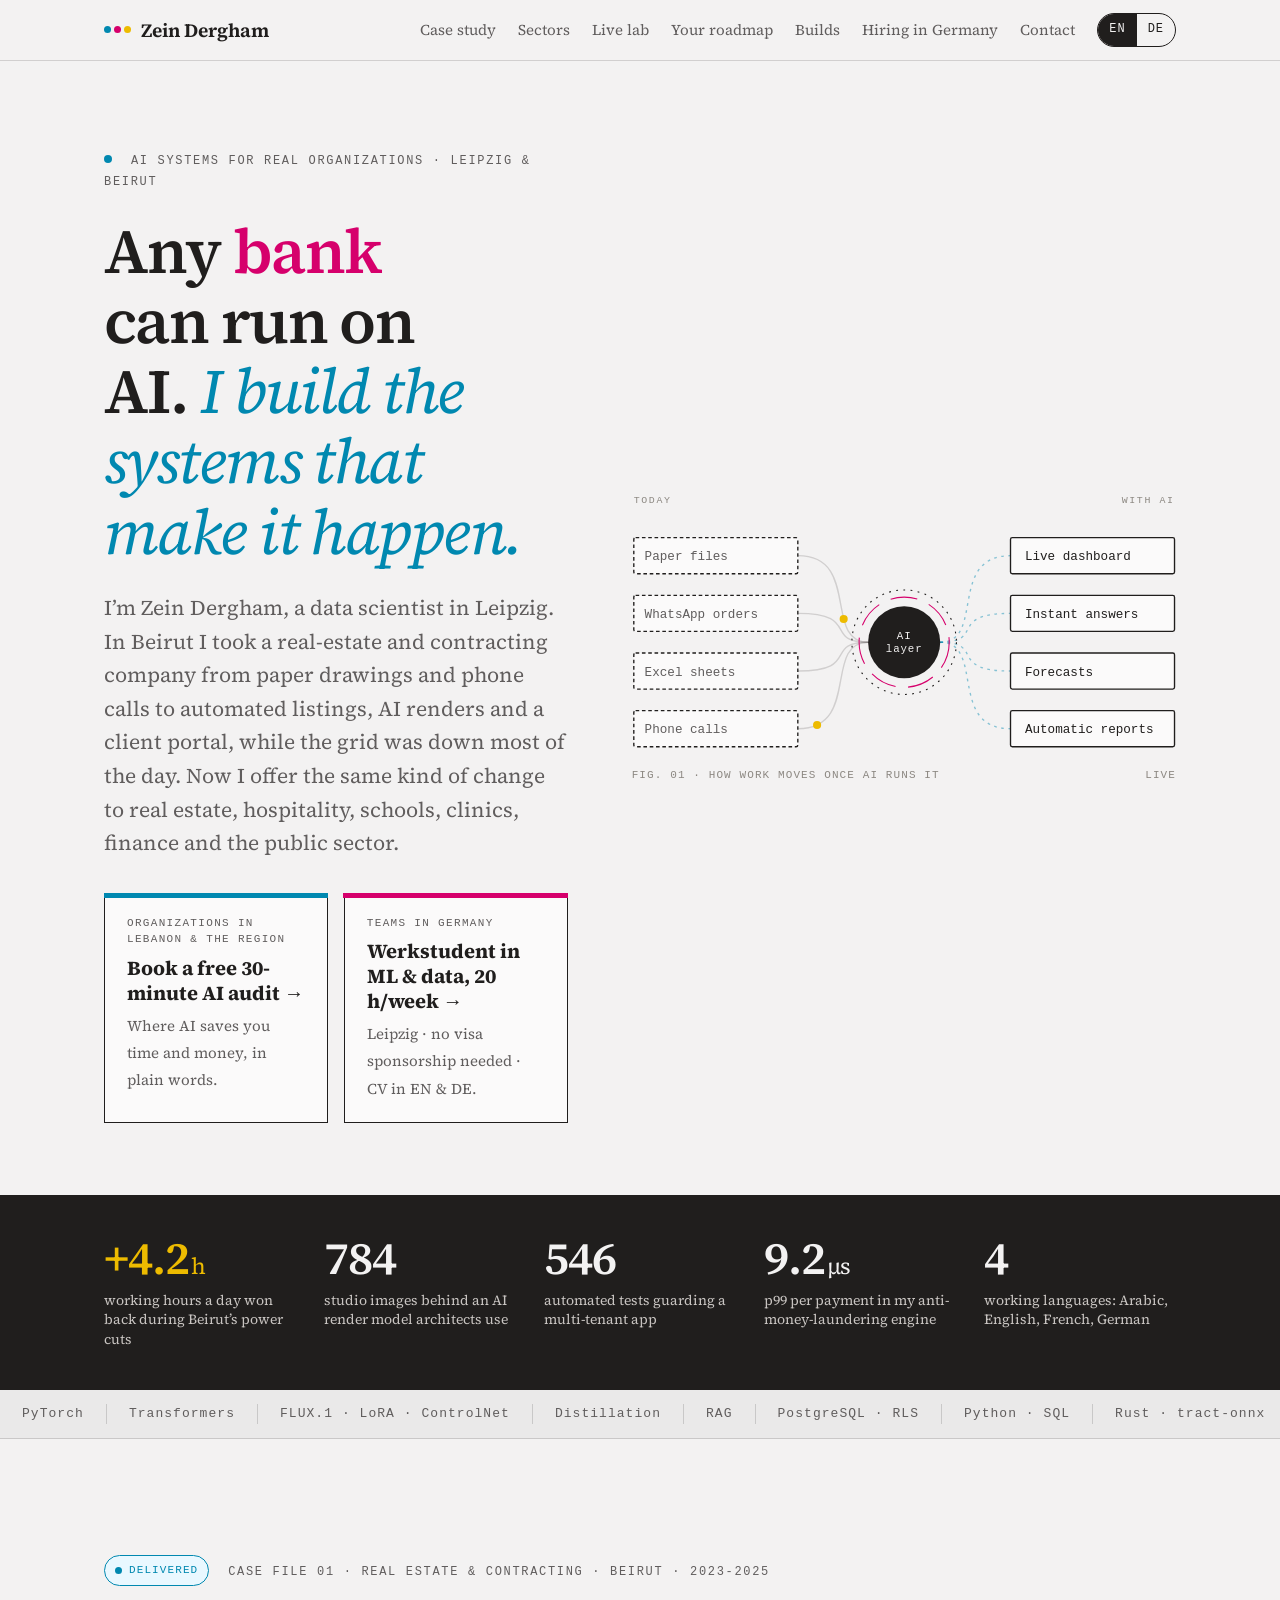
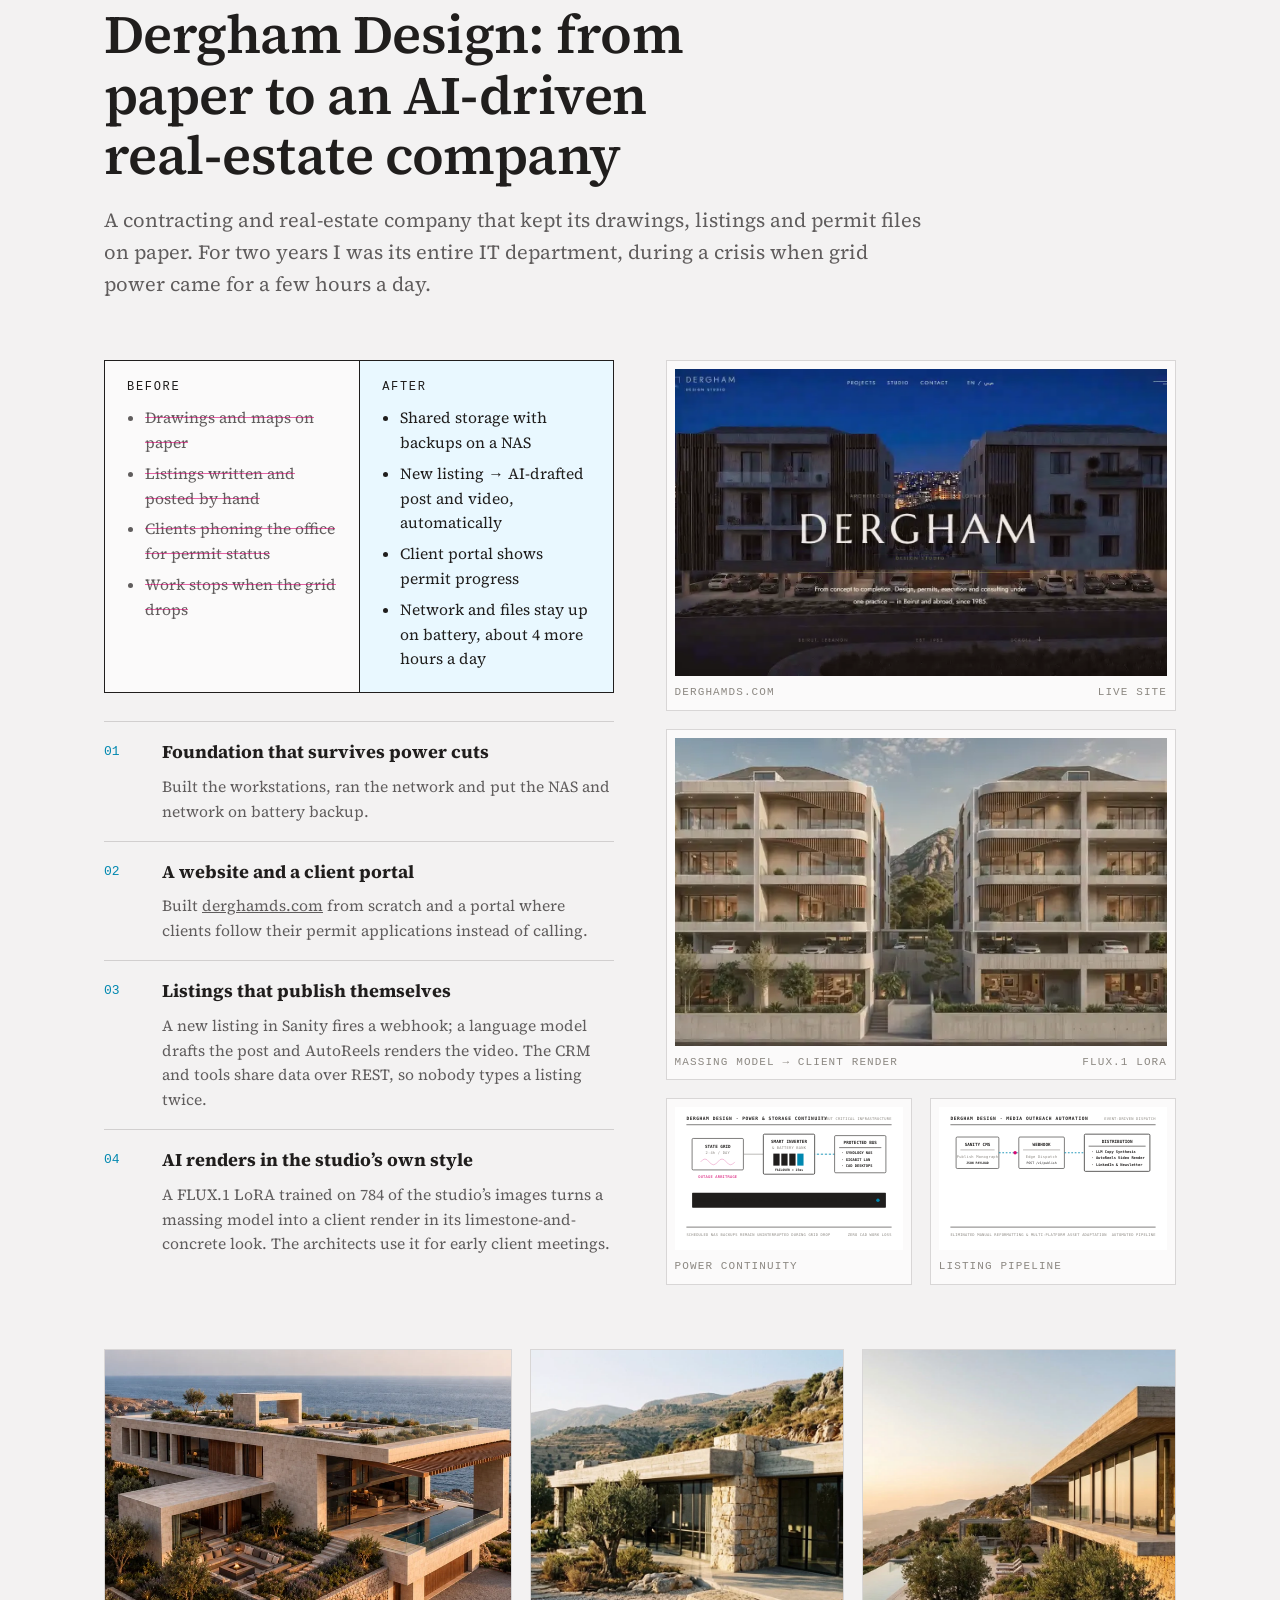
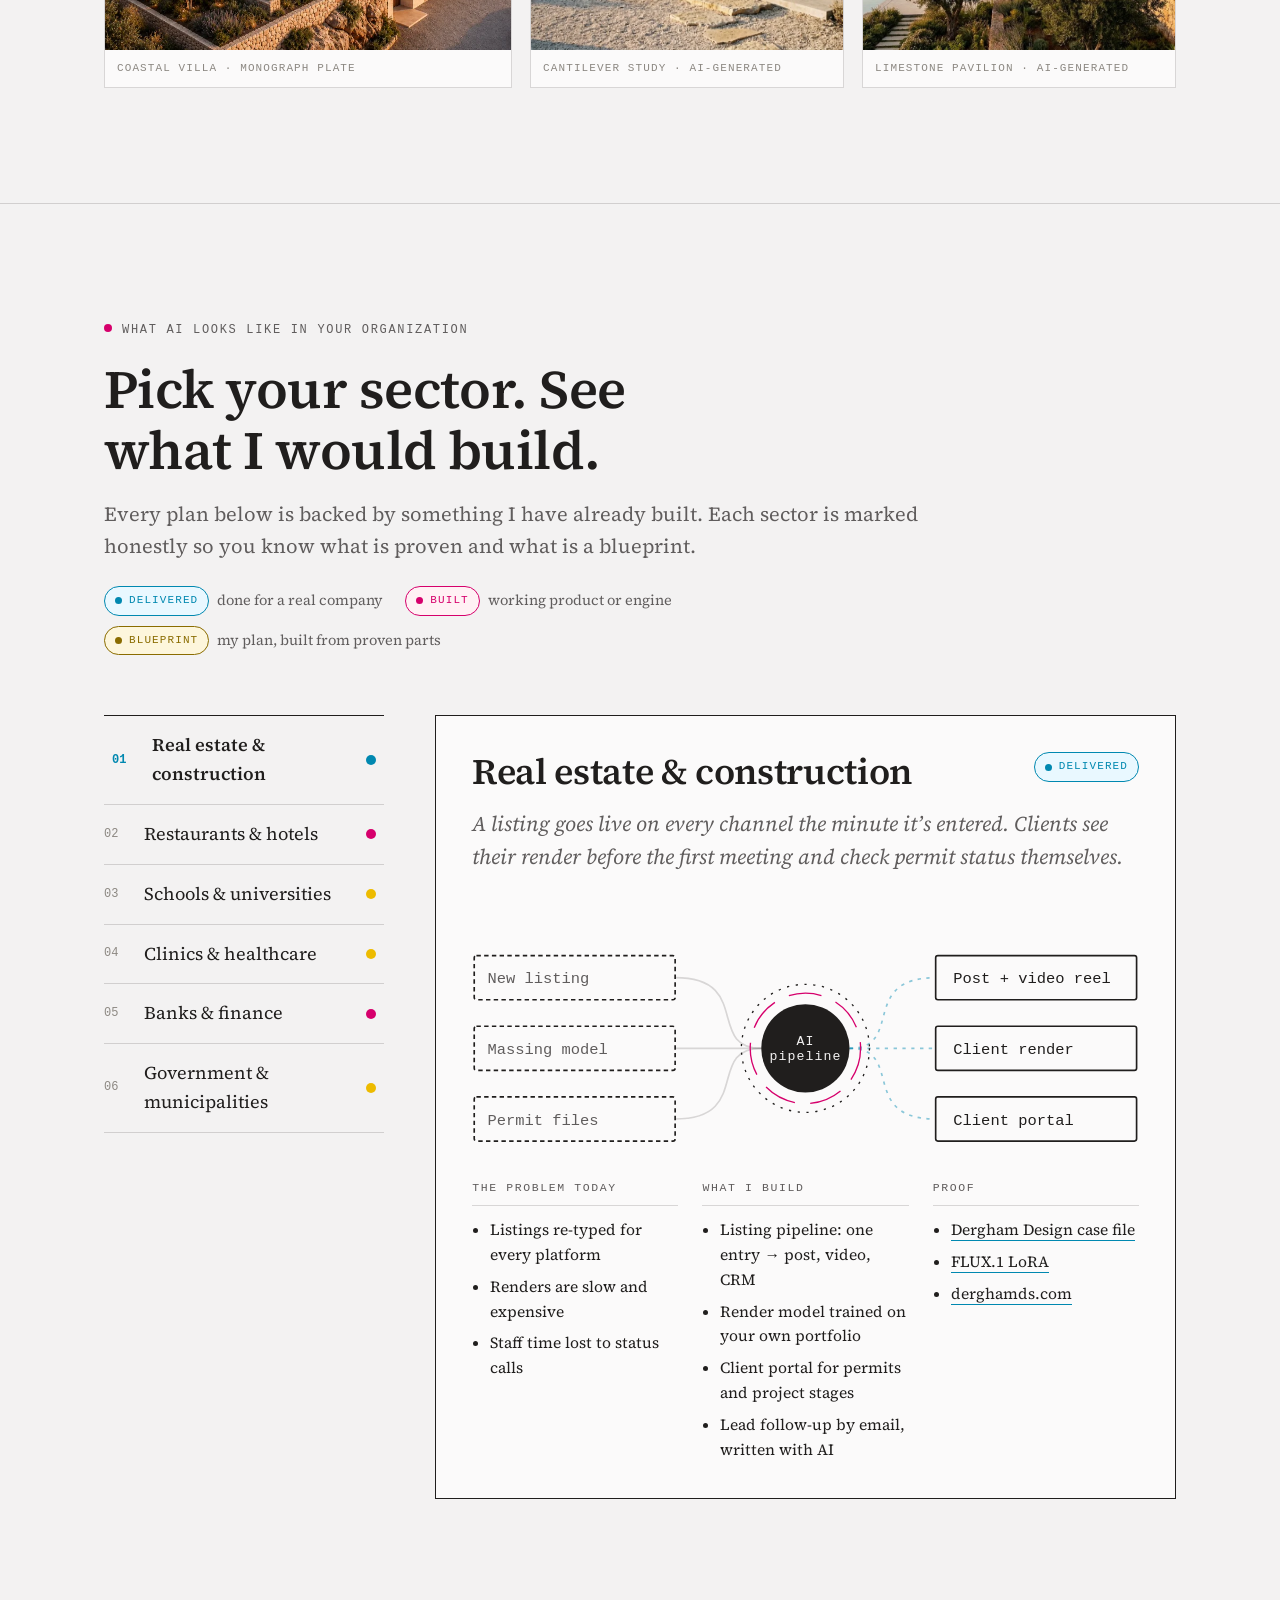
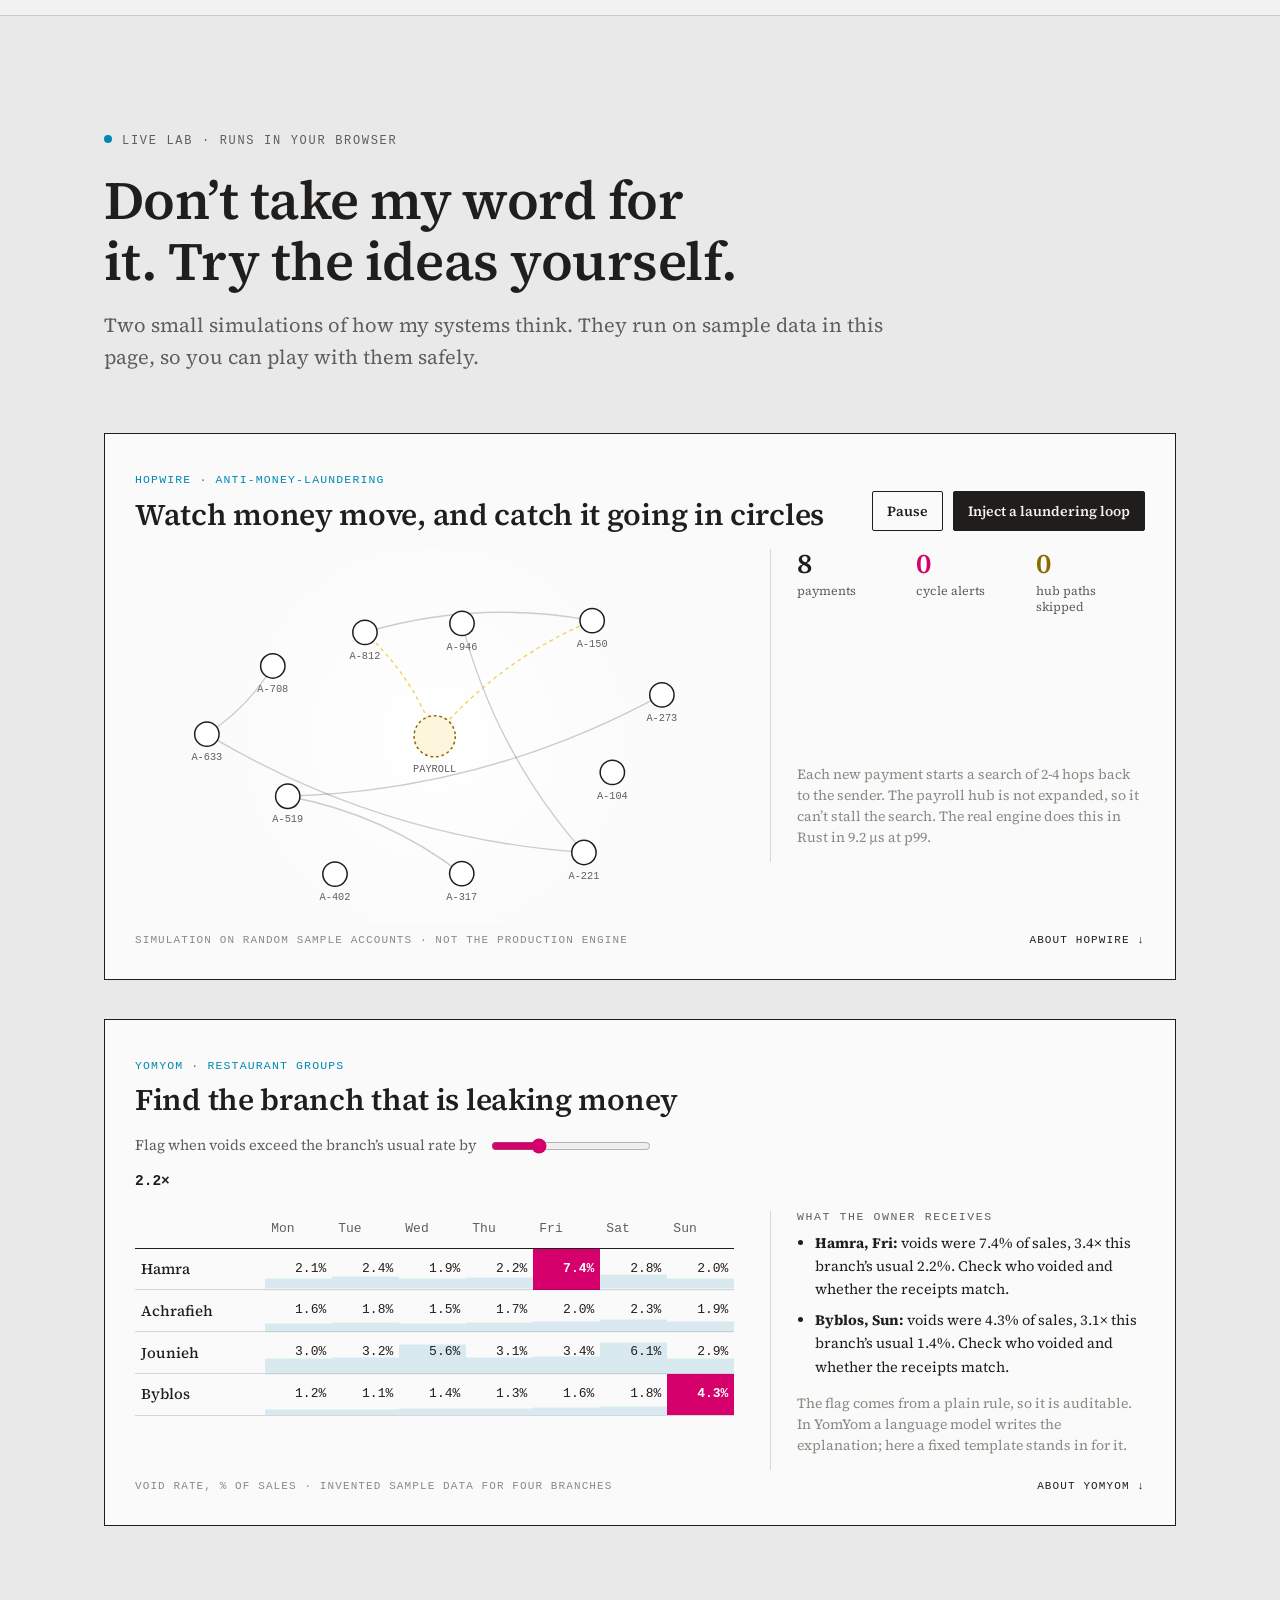
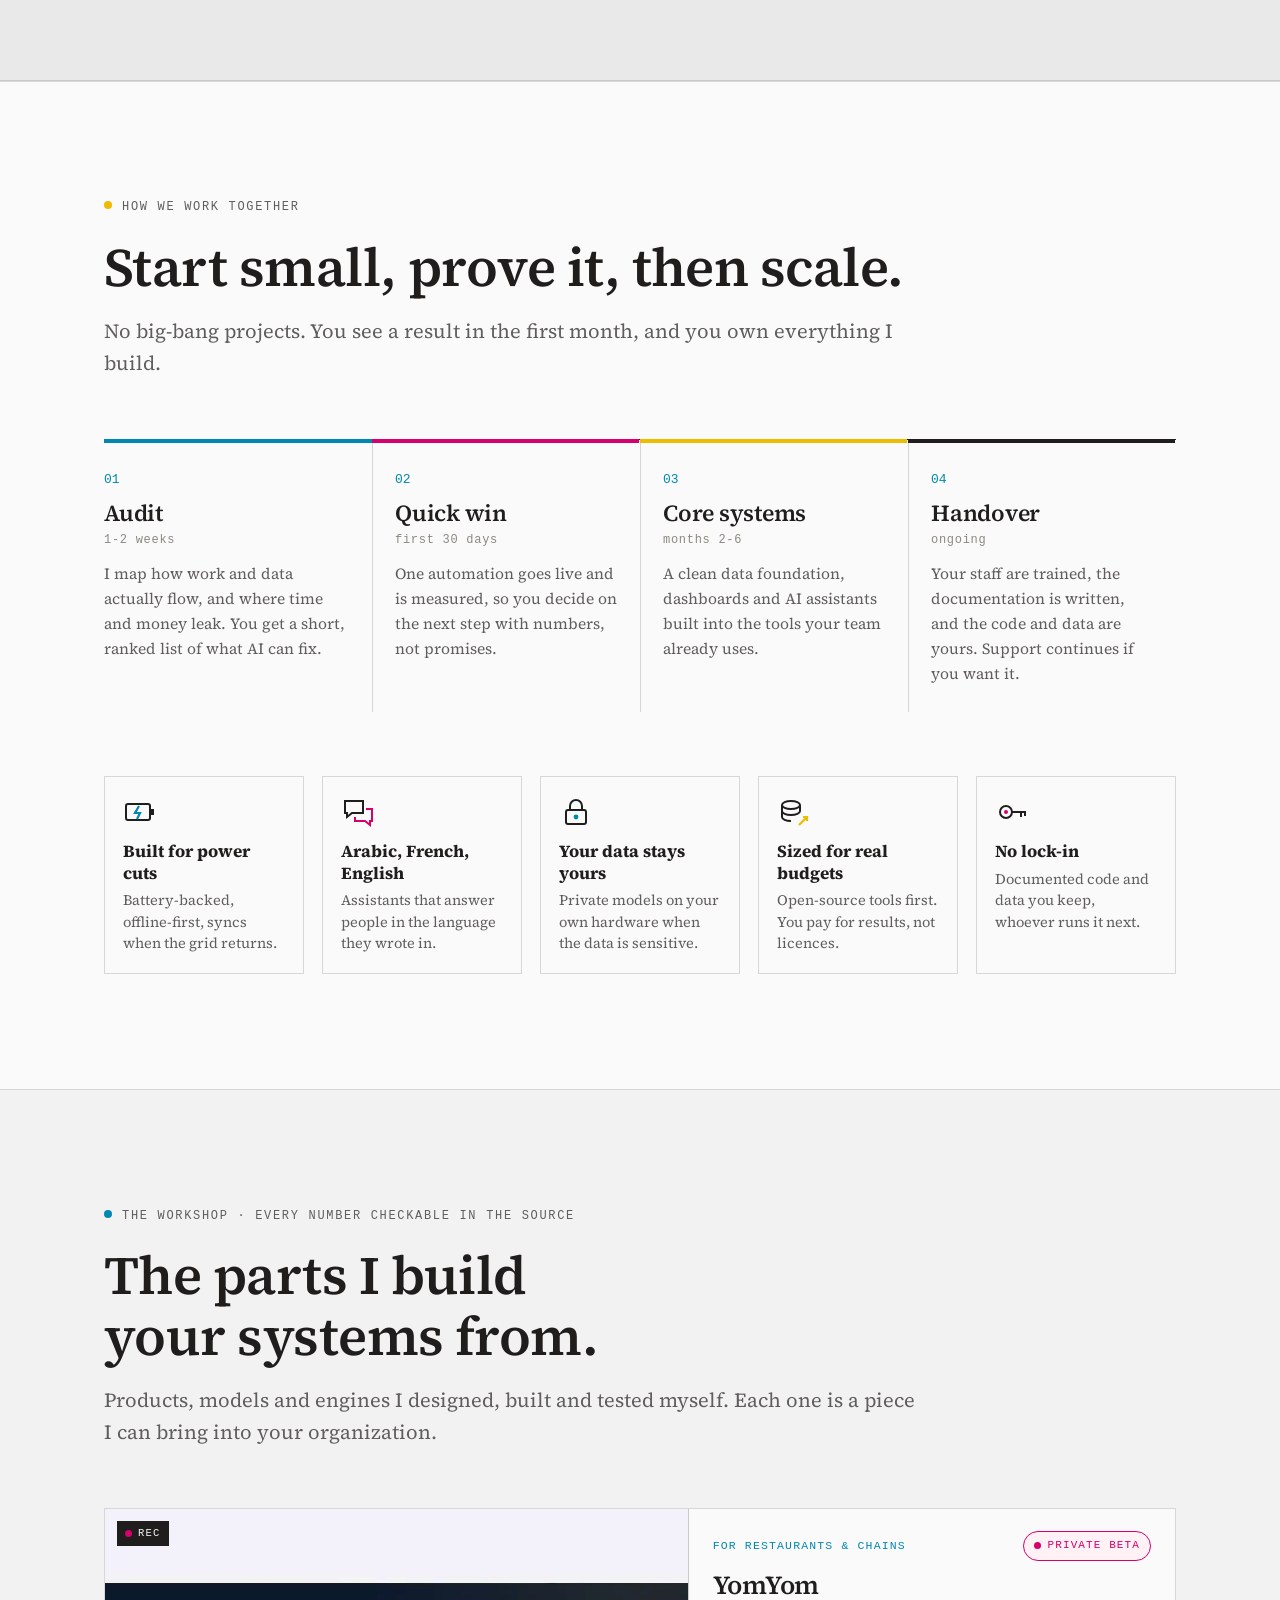
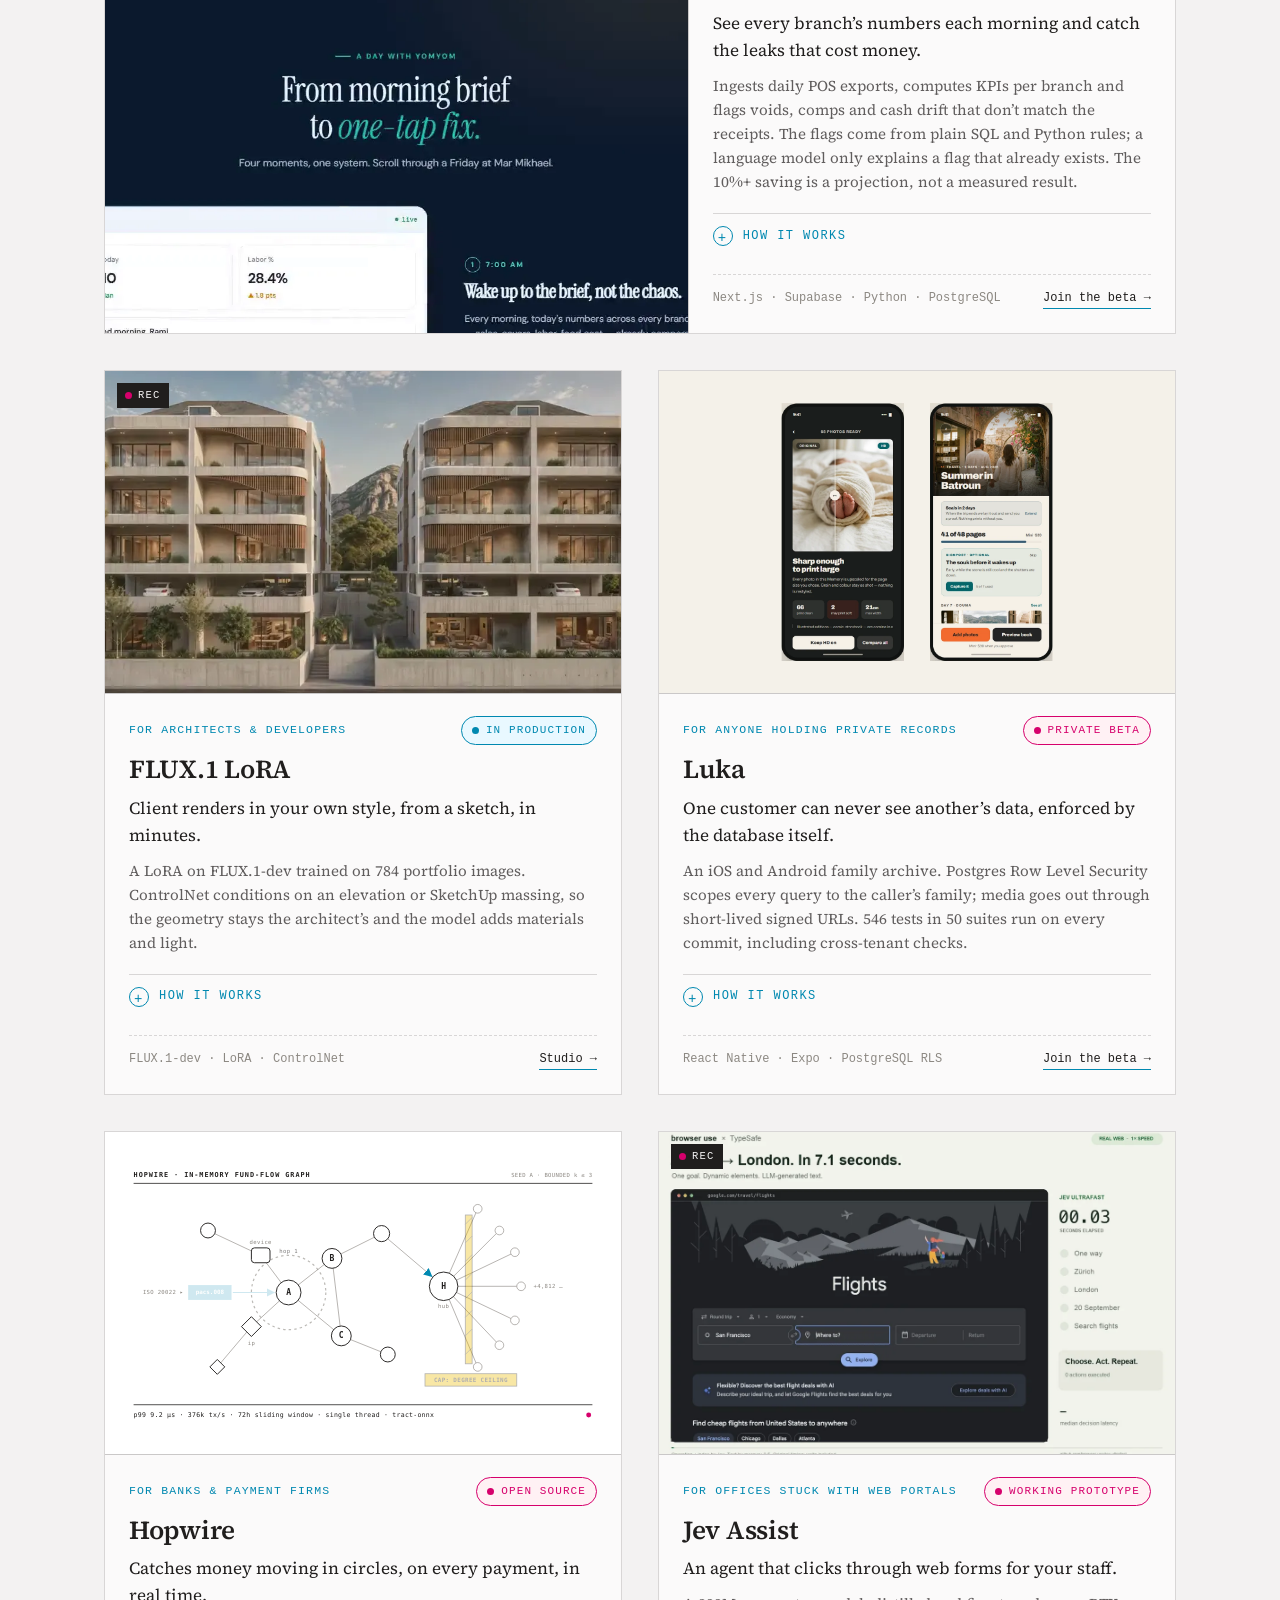
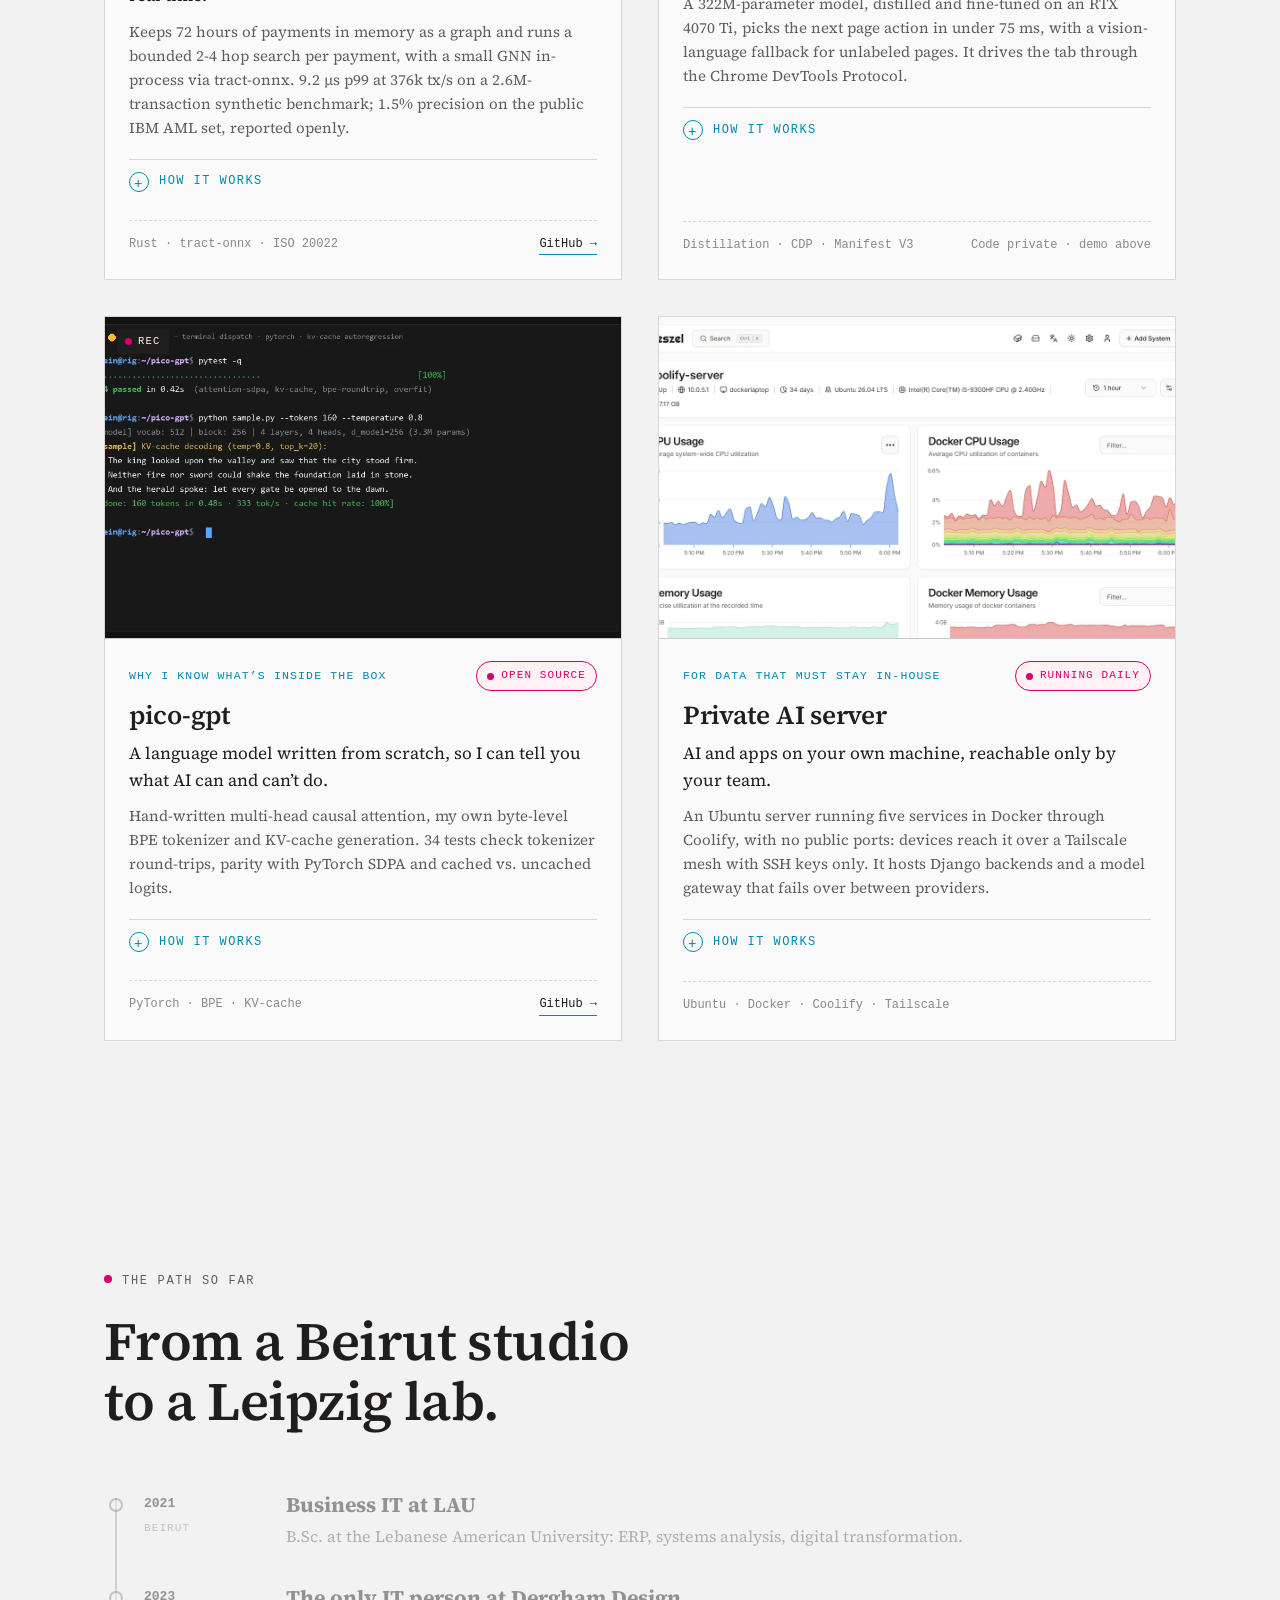
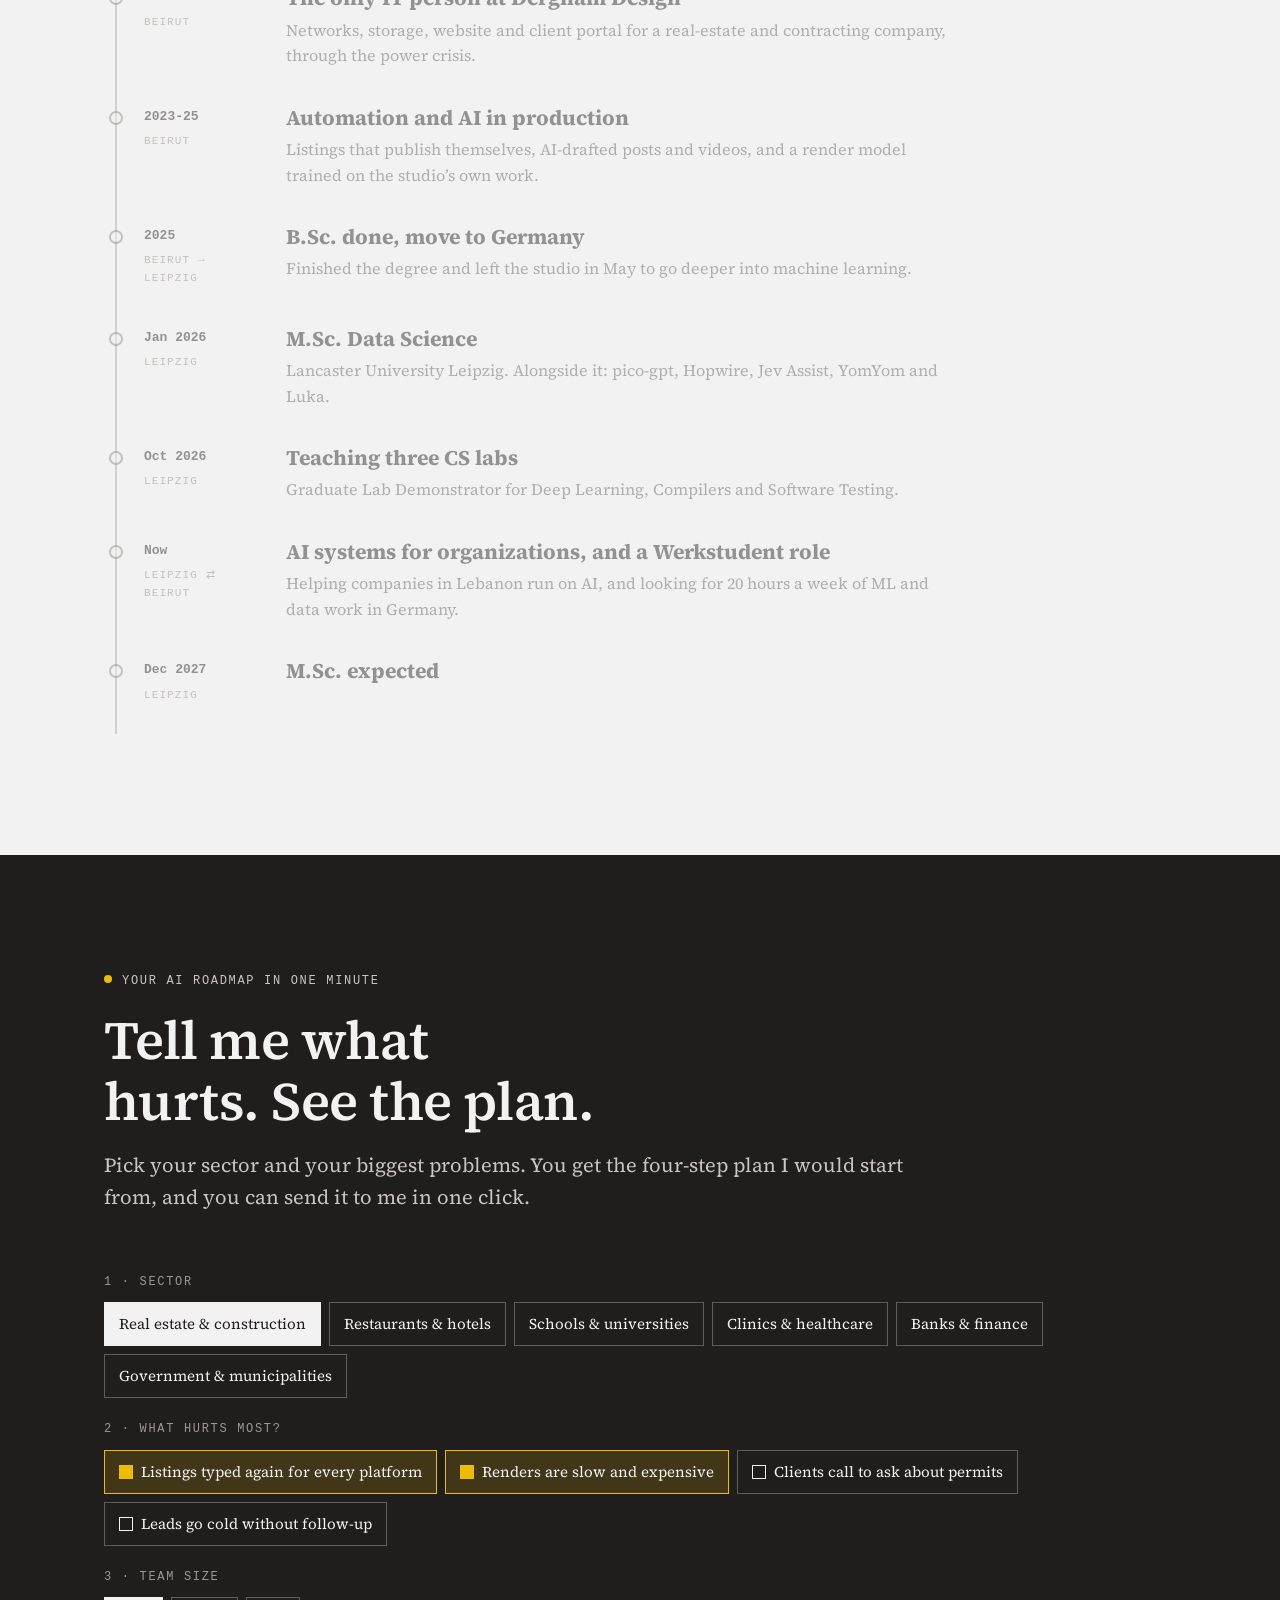
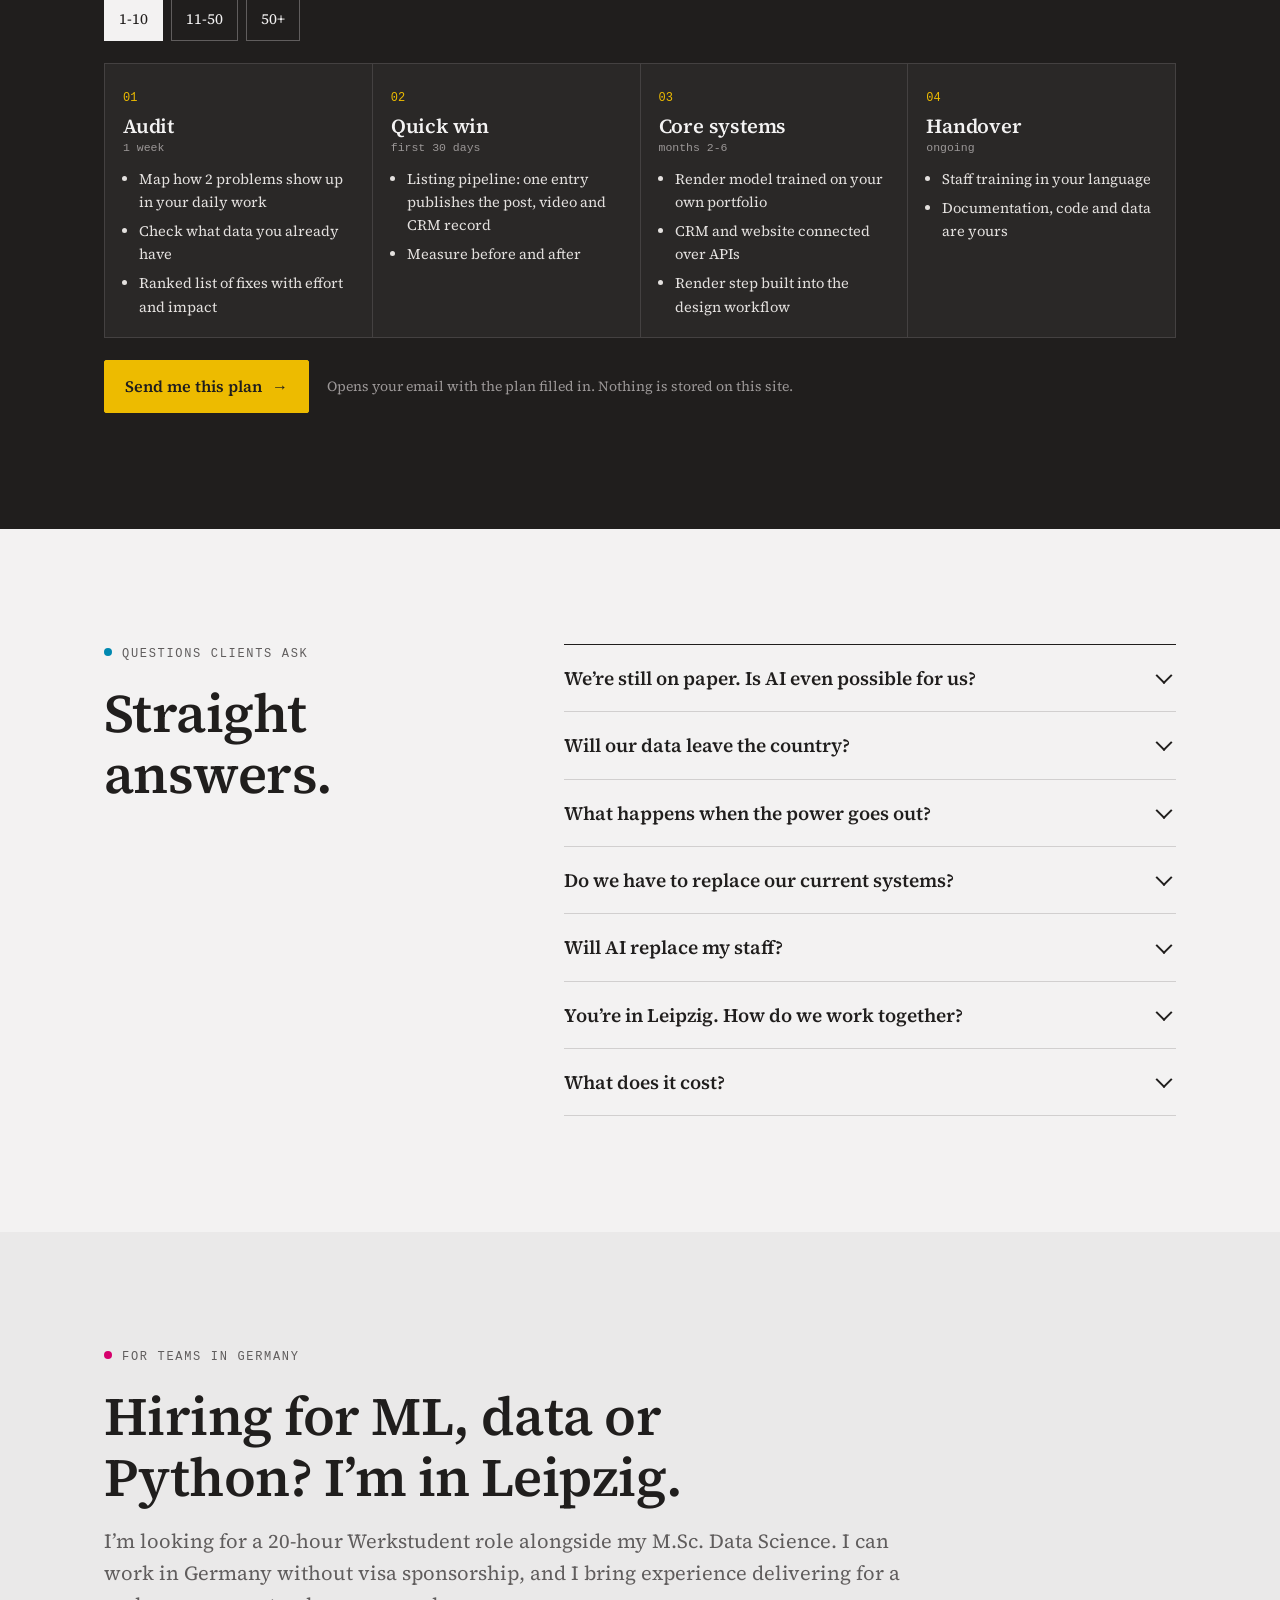
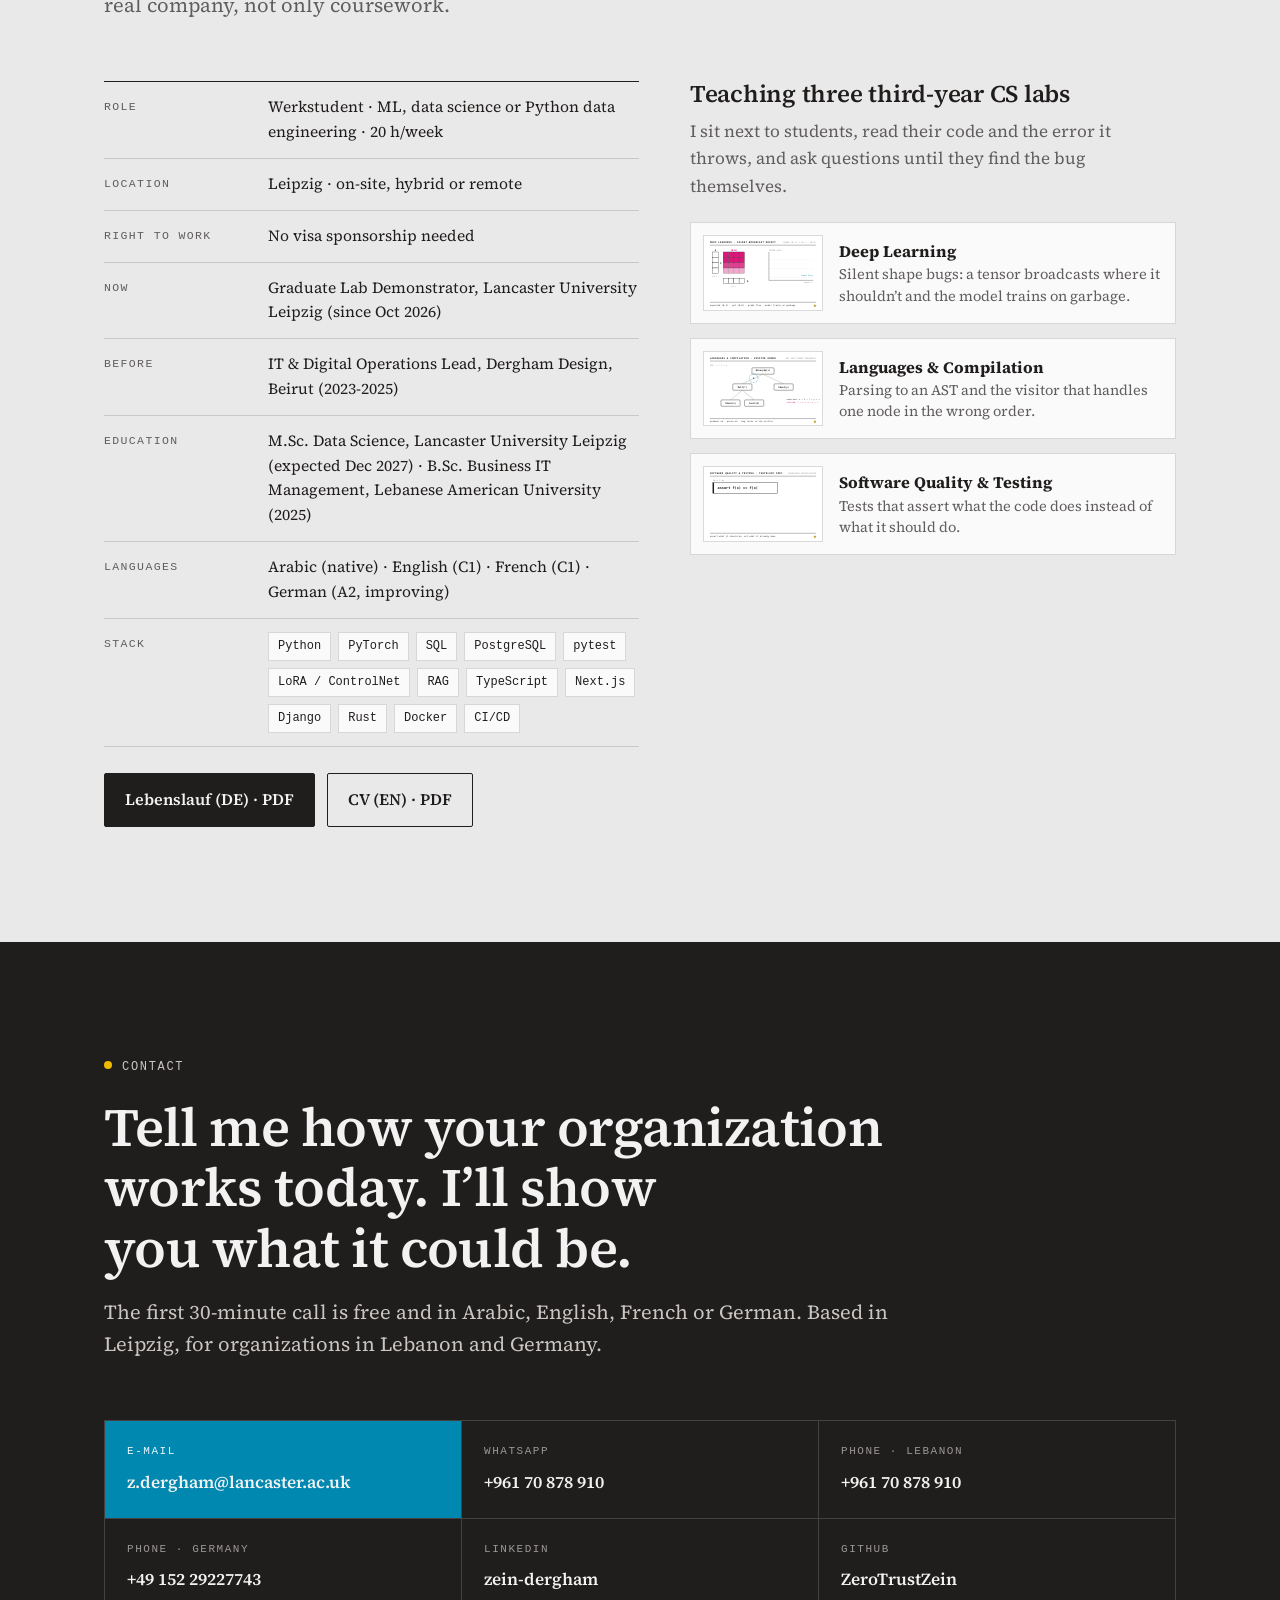
<file: index.html>
<!DOCTYPE html>
<html lang="en">
<head>
<meta charset="utf-8">
<meta name="viewport" content="width=device-width, initial-scale=1">
<title>Zein Dergham · AI systems for real organizations · Leipzig</title>
<meta name="description" content="Zein Dergham builds AI systems that real organizations run on: from paper and WhatsApp to dashboards, assistants and private models. Data scientist in Leipzig, working with companies in Lebanon and open to a Werkstudent role in Germany.">
<meta name="author" content="Zein Dergham">
<link rel="canonical" href="https://zeindergham.me/">
<meta property="og:type" content="profile">
<meta property="og:site_name" content="Zein Dergham">
<meta property="og:title" content="Zein Dergham · AI systems for real organizations">
<meta property="og:description" content="From paper and WhatsApp to dashboards, assistants and private models. Data scientist in Leipzig, working with companies in Lebanon. English and German.">
<meta property="og:url" content="https://zeindergham.me/">
<meta property="og:image" content="https://zeindergham.me/assets/og-image.jpg">
<meta property="og:image:width" content="1200">
<meta property="og:image:height" content="630">
<meta property="og:image:alt" content="Zein Dergham's portfolio">
<meta property="og:locale" content="en_GB">
<meta property="og:locale:alternate" content="de_DE">
<meta property="profile:first_name" content="Zein">
<meta property="profile:last_name" content="Dergham">
<meta name="twitter:card" content="summary_large_image">
<meta name="twitter:title" content="Zein Dergham · AI systems for real organizations">
<meta name="twitter:description" content="From paper and WhatsApp to dashboards, assistants and private models. Data scientist in Leipzig, working with companies in Lebanon.">
<meta name="twitter:image" content="https://zeindergham.me/assets/og-image.jpg">
<meta name="twitter:image:alt" content="Zein Dergham's portfolio">
<meta name="theme-color" content="#f3f2f2">
<link rel="preload" href="fonts/0b5897ff-2abc-4a5d-9720-67e680fde48f.woff2" as="font" type="font/woff2" crossorigin>
<link rel="stylesheet" href="css/site.css">
<script>
  /* Pick the language before first paint so the page never flashes the wrong one. */
  (function () {
    var l = new URLSearchParams(location.search).get('lang');
    try { l = l || localStorage.getItem('lang'); } catch (e) {}
    l = l || ((navigator.language || '').toLowerCase().indexOf('de') === 0 ? 'de' : 'en');
    document.documentElement.lang = l === 'de' ? 'de' : 'en';
  })();
</script>
</head>
<body>

<nav class="nav" aria-label="Main">
  <div class="wrap">
    <a class="brand" href="#top"><span class="reg" aria-hidden="true"><i style="background:#0088b0"></i><i style="background:#d6006c"></i><i style="background:#edbb00"></i></span>Zein Dergham</a>
    <div class="nav-links">
      <a href="#case"><span data-l="en">Case study</span><span data-l="de">Fallstudie</span></a>
      <a href="#sectors"><span data-l="en">Sectors</span><span data-l="de">Branchen</span></a>
      <a href="#lab"><span data-l="en">Live lab</span><span data-l="de">Live-Labor</span></a>
      <a href="#roadmap"><span data-l="en">Your roadmap</span><span data-l="de">Ihre Roadmap</span></a>
      <a href="#builds"><span data-l="en">Builds</span><span data-l="de">Projekte</span></a>
      <a href="#germany"><span data-l="en">Hiring in Germany</span><span data-l="de">Werkstudent</span></a>
      <a href="#contact"><span data-l="en">Contact</span><span data-l="de">Kontakt</span></a>
    </div>
    <div class="lang" role="group" aria-label="Language / Sprache">
      <button type="button" data-set="en" lang="en">EN</button><button type="button" data-set="de" lang="de">DE</button>
    </div>
  </div>
</nav>

<div id="progress" aria-hidden="true"></div>
<main id="top">

<!-- ============ HERO ============ -->
<header class="hero">
  <div class="wrap hero-grid">
    <div>
      <div class="kicker"><span class="dot"></span>
        <span data-l="en">AI systems for real organizations · Leipzig &amp; Beirut</span>
        <span data-l="de">KI-Systeme für echte Organisationen · Leipzig &amp; Beirut</span>
      </div>
      <h1>
        <span data-l="en">Any <span class="rot" data-rotate="clinic|school|bank|hotel|ministry|real-estate firm|restaurant chain|organization">organization</span> can run on AI. <em>I build the systems that make it happen.</em></span>
        <span data-l="de">Jede <span class="rot" data-rotate="Klinik|Schule|Bank|Hotelkette|Behörde|Immobilienfirma|Restaurantkette|Organisation">Organisation</span> kann mit KI arbeiten. <em>Ich baue die Systeme dafür.</em></span>
      </h1>
      <p class="lede" data-l="en">I’m Zein Dergham, a data scientist in Leipzig. In Beirut I took a real-estate and contracting company from paper drawings and phone calls to automated listings, AI renders and a client portal, while the grid was down most of the day. Now I offer the same kind of change to real estate, hospitality, schools, clinics, finance and the public sector.</p>
      <p class="lede" data-l="de">Ich bin Zein Dergham, Data Scientist in Leipzig. In Beirut habe ich ein Immobilien- und Bauunternehmen von Papierplänen und Telefonaten zu automatisierten Exposés, KI-Renderings und einem Kundenportal geführt, während der Strom die meiste Zeit des Tages ausfiel. Heute biete ich solche Veränderungen für Immobilien, Gastronomie und Hotellerie, Schulen, Kliniken, Finanzen und Verwaltung an.</p>
      <div class="doors">
        <a class="door" href="#contact" style="--c:#0088b0">
          <span class="who" data-l="en">Organizations in Lebanon &amp; the region</span>
          <span class="who" data-l="de">Organisationen im Libanon &amp; der Region</span>
          <strong data-l="en">Book a free 30-minute AI audit <span class="arrow">→</span></strong>
          <strong data-l="de">Kostenloses 30-Minuten-KI-Audit buchen <span class="arrow">→</span></strong>
          <span class="sub" data-l="en">Where AI saves you time and money, in plain words.</span>
          <span class="sub" data-l="de">Wo KI Ihnen Zeit und Geld spart, klar erklärt.</span>
        </a>
        <a class="door" href="#germany" style="--c:#d6006c">
          <span class="who" data-l="en">Teams in Germany</span>
          <span class="who" data-l="de">Teams in Deutschland</span>
          <strong data-l="en">Werkstudent in ML &amp; data, 20 h/week <span class="arrow">→</span></strong>
          <strong data-l="de">Werkstudent in ML &amp; Data, 20 Std./Woche <span class="arrow">→</span></strong>
          <span class="sub" data-l="en">Leipzig · no visa sponsorship needed · CV in EN &amp; DE.</span>
          <span class="sub" data-l="de">Leipzig · kein Visum nötig · Lebenslauf auf DE &amp; EN.</span>
        </a>
      </div>
    </div>
    <figure class="hero-art" style="margin:0">
      <svg data-flow="hero" role="img" aria-label="Diagram: paper files, WhatsApp orders, Excel sheets and phone calls flow through an AI layer and come out as a live dashboard, instant answers, forecasts and automatic reports."></svg>
      <figcaption class="fig"><span data-l="en">Fig. 01 · How work moves once AI runs it</span><span data-l="de">Abb. 01 · Wie Arbeit fließt, wenn KI sie trägt</span><span>Live</span></figcaption>
    </figure>
  </div>
</header>

<!-- ============ NUMBERS ============ -->
<div class="band" aria-label="By the numbers">
  <div class="wrap">
    <div class="stat"><b>+<span data-count="4.2" data-dec="1">0</span><span class="u">h</span></b>
      <span data-l="en">working hours a day won back during Beirut’s power cuts</span><span data-l="de">Arbeitsstunden pro Tag zurückgewonnen trotz Stromausfällen in Beirut</span></div>
    <div class="stat"><b><span data-count="784">0</span></b>
      <span data-l="en">studio images behind an AI render model architects use</span><span data-l="de">Bilder hinter einem KI-Rendermodell, das Architekten nutzen</span></div>
    <div class="stat"><b><span data-count="546">0</span></b>
      <span data-l="en">automated tests guarding a multi-tenant app</span><span data-l="de">automatisierte Tests sichern eine mandantenfähige App</span></div>
    <div class="stat"><b><span data-count="9.2" data-dec="1">0</span><span class="u">µs</span></b>
      <span data-l="en">p99 per payment in my anti-money-laundering engine</span><span data-l="de">p99 pro Zahlung in meiner Anti-Geldwäsche-Engine</span></div>
    <div class="stat"><b><span data-count="4">0</span></b>
      <span data-l="en">working languages: Arabic, English, French, German</span><span data-l="de">Arbeitssprachen: Arabisch, Englisch, Französisch, Deutsch</span></div>
  </div>
</div>

<div class="marquee" aria-hidden="true"><div class="marquee-track">
  <span>PyTorch</span><span>Transformers</span><span>FLUX.1 · LoRA · ControlNet</span><span>Distillation</span><span>RAG</span><span>PostgreSQL · RLS</span><span>Python · SQL</span><span>Rust · tract-onnx</span><span>Graph neural networks</span><span>Next.js · Supabase</span><span>React Native · Expo</span><span>Django</span><span>Docker · Coolify</span><span>Tailscale</span><span>Chrome DevTools Protocol</span><span>ISO 20022</span><span>Webhooks · REST</span>
  <span>PyTorch</span><span>Transformers</span><span>FLUX.1 · LoRA · ControlNet</span><span>Distillation</span><span>RAG</span><span>PostgreSQL · RLS</span><span>Python · SQL</span><span>Rust · tract-onnx</span><span>Graph neural networks</span><span>Next.js · Supabase</span><span>React Native · Expo</span><span>Django</span><span>Docker · Coolify</span><span>Tailscale</span><span>Chrome DevTools Protocol</span><span>ISO 20022</span><span>Webhooks · REST</span>
</div></div>

<!-- ============ CASE STUDY ============ -->
<section id="case">
  <div class="wrap">
    <div class="section-head" data-reveal>
      <div class="kicker"><span class="chip delivered"><span data-l="en">Delivered</span><span data-l="de">Umgesetzt</span></span> <span data-l="en">Case file 01 · Real estate &amp; contracting · Beirut · 2023-2025</span><span data-l="de">Fallakte 01 · Immobilien &amp; Bau · Beirut · 2023-2025</span></div>
      <h2 data-l="en">Dergham Design: from paper to an AI-driven real-estate company</h2>
      <h2 data-l="de">Dergham Design: vom Papier zum KI-gestützten Immobilienunternehmen</h2>
      <p data-l="en">A contracting and real-estate company that kept its drawings, listings and permit files on paper. For two years I was its entire IT department, during a crisis when grid power came for a few hours a day.</p>
      <p data-l="de">Ein Bau- und Immobilienunternehmen, das Pläne, Exposés und Bauanträge auf Papier führte. Zwei Jahre lang war ich seine gesamte IT-Abteilung, mitten in einer Krise, in der der Netzstrom nur wenige Stunden am Tag kam.</p>
    </div>
    <div class="case">
      <div data-reveal>
        <div class="ba">
          <div class="before">
            <h4 data-l="en">Before</h4><h4 data-l="de">Vorher</h4>
            <ul data-l="en"><li>Drawings and maps on paper</li><li>Listings written and posted by hand</li><li>Clients phoning the office for permit status</li><li>Work stops when the grid drops</li></ul>
            <ul data-l="de"><li>Pläne und Karten auf Papier</li><li>Exposés von Hand geschrieben und gepostet</li><li>Kunden rufen wegen des Antragsstatus an</li><li>Arbeit steht still, wenn der Strom ausfällt</li></ul>
          </div>
          <div>
            <h4 data-l="en">After</h4><h4 data-l="de">Nachher</h4>
            <ul data-l="en"><li>Shared storage with backups on a NAS</li><li>New listing → AI-drafted post and video, automatically</li><li>Client portal shows permit progress</li><li>Network and files stay up on battery, about 4 more hours a day</li></ul>
            <ul data-l="de"><li>Gemeinsamer Speicher mit Backups auf einem NAS</li><li>Neues Objekt → KI-Post und Video, automatisch</li><li>Kundenportal zeigt den Antragsstatus</li><li>Netz und Daten laufen auf Batterie weiter, rund 4 Stunden mehr pro Tag</li></ul>
          </div>
        </div>
        <ol class="steps">
          <li><strong data-l="en">Foundation that survives power cuts</strong><strong data-l="de">Infrastruktur, die Stromausfälle übersteht</strong>
            <p data-l="en">Built the workstations, ran the network and put the NAS and network on battery backup.</p><p data-l="de">Arbeitsplätze gebaut, Netzwerk betrieben, NAS und Netz an eine Batteriepufferung gehängt.</p></li>
          <li><strong data-l="en">A website and a client portal</strong><strong data-l="de">Website und Kundenportal</strong>
            <p data-l="en">Built <a href="https://derghamds.com" target="_blank" rel="noopener">derghamds.com</a> from scratch and a portal where clients follow their permit applications instead of calling.</p><p data-l="de"><a href="https://derghamds.com" target="_blank" rel="noopener">derghamds.com</a> von Grund auf gebaut, dazu ein Portal, in dem Kunden ihre Bauanträge verfolgen, statt anzurufen.</p></li>
          <li><strong data-l="en">Listings that publish themselves</strong><strong data-l="de">Exposés, die sich selbst veröffentlichen</strong>
            <p data-l="en">A new listing in Sanity fires a webhook; a language model drafts the post and AutoReels renders the video. The CRM and tools share data over REST, so nobody types a listing twice.</p><p data-l="de">Ein neues Objekt in Sanity löst einen Webhook aus; ein Sprachmodell schreibt den Post, AutoReels rendert das Video. CRM und Tools teilen Daten über REST, niemand tippt ein Objekt doppelt.</p></li>
          <li><strong data-l="en">AI renders in the studio’s own style</strong><strong data-l="de">KI-Renderings im eigenen Stil</strong>
            <p data-l="en">A FLUX.1 LoRA trained on 784 of the studio’s images turns a massing model into a client render in its limestone-and-concrete look. The architects use it for early client meetings.</p><p data-l="de">Ein FLUX.1-LoRA, trainiert auf 784 eigenen Bildern, macht aus einem Massenmodell ein Kunden-Rendering im typischen Kalkstein-und-Beton-Stil. Die Architekten nutzen es in frühen Kundengesprächen.</p></li>
        </ol>
      </div>
      <div class="media-stack" data-reveal>
        <figure class="plate" style="margin:0">
          <video muted loop playsinline preload="none" poster="assets/media/exp-derghamds-scroll.webp" data-src="assets/media/exp-derghamds-scroll.mp4" aria-label="Scrolling recording of derghamds.com"></video>
          <figcaption class="fig"><span>derghamds.com</span><span data-l="en">Live site</span><span data-l="de">Live-Website</span></figcaption>
        </figure>
        <figure class="plate" style="margin:0">
          <video muted loop playsinline preload="none" poster="assets/media/proj-flux-morph.webp" data-src="assets/media/proj-flux-morph.mp4" aria-label="Massing model turning into a limestone render"></video>
          <figcaption class="fig"><span data-l="en">Massing model → client render</span><span data-l="de">Massenmodell → Kunden-Rendering</span><span>FLUX.1 LoRA</span></figcaption>
        </figure>
        <div class="media-pair">
          <figure class="plate" style="margin:0;--ar:8/5"><img src="assets/media/exp-dds-power.svg" alt="Grid drops out while the battery keeps storage and network running" loading="lazy" style="object-fit:contain;background:#fff"><figcaption class="fig"><span data-l="en">Power continuity</span><span data-l="de">Stromausfallsicherheit</span></figcaption></figure>
          <figure class="plate" style="margin:0;--ar:8/5"><img src="assets/media/exp-dds-pipeline.svg" alt="Listing pipeline: Sanity to language model to AutoReels" loading="lazy" style="object-fit:contain;background:#fff"><figcaption class="fig"><span data-l="en">Listing pipeline</span><span data-l="de">Exposé-Pipeline</span></figcaption></figure>
        </div>
      </div>
    </div>
    <div class="gallery" data-reveal>
      <figure><img src="assets/media/exp-dergham-villa.webp" alt="Coastal villa in limestone and concrete above the sea" loading="lazy"><figcaption data-l="en">Coastal villa · monograph plate</figcaption><figcaption data-l="de">Küstenvilla · Monografie-Tafel</figcaption></figure>
      <figure><img src="assets/media/gflow-arch-villa.webp" alt="Cantilevered concrete and stone house on a hillside" loading="lazy"><figcaption data-l="en">Cantilever study · AI-generated</figcaption><figcaption data-l="de">Auskragungsstudie · KI-generiert</figcaption></figure>
      <figure><img src="assets/media/gflow-villa-elevation.webp" alt="Low limestone pavilion among olive trees" loading="lazy"><figcaption data-l="en">Limestone pavilion · AI-generated</figcaption><figcaption data-l="de">Kalksteinpavillon · KI-generiert</figcaption></figure>
    </div>
  </div>
</section>

<hr class="rule">

<!-- ============ SECTORS ============ -->
<section id="sectors">
  <div class="wrap">
    <div class="section-head" data-reveal>
      <div class="kicker"><span class="dot" style="background:#d6006c"></span><span data-l="en">What AI looks like in your organization</span><span data-l="de">So sieht KI in Ihrer Organisation aus</span></div>
      <h2 data-l="en">Pick your sector. See what I would build.</h2>
      <h2 data-l="de">Wählen Sie Ihre Branche. Sehen Sie, was ich baue.</h2>
      <p data-l="en">Every plan below is backed by something I have already built. Each sector is marked honestly so you know what is proven and what is a blueprint.</p>
      <p data-l="de">Jeder Plan unten stützt sich auf etwas, das ich bereits gebaut habe. Jede Branche ist ehrlich markiert, damit Sie wissen, was erprobt ist und was ein Konzept ist.</p>
      <div class="legend">
        <span><span class="chip delivered"><span data-l="en">Delivered</span><span data-l="de">Umgesetzt</span></span><span data-l="en">done for a real company</span><span data-l="de">für ein echtes Unternehmen</span></span>
        <span><span class="chip product"><span data-l="en">Built</span><span data-l="de">Gebaut</span></span><span data-l="en">working product or engine</span><span data-l="de">laufendes Produkt oder Engine</span></span>
        <span><span class="chip blueprint"><span data-l="en">Blueprint</span><span data-l="de">Konzept</span></span><span data-l="en">my plan, built from proven parts</span><span data-l="de">mein Plan, aus erprobten Bausteinen</span></span>
      </div>
    </div>

    <div class="sectors" data-reveal>
      <div class="tabs" role="tablist" aria-label="Sectors">
        <button class="tab" role="tab" id="t-re" aria-controls="re" aria-selected="true"><span class="n">01</span><span><span data-l="en">Real estate &amp; construction</span><span data-l="de">Immobilien &amp; Bau</span></span><span class="st" style="background:#0088b0"></span></button>
        <button class="tab" role="tab" id="t-hosp" aria-controls="hosp" aria-selected="false" tabindex="-1"><span class="n">02</span><span><span data-l="en">Restaurants &amp; hotels</span><span data-l="de">Gastronomie &amp; Hotels</span></span><span class="st" style="background:#d6006c"></span></button>
        <button class="tab" role="tab" id="t-edu" aria-controls="edu" aria-selected="false" tabindex="-1"><span class="n">03</span><span><span data-l="en">Schools &amp; universities</span><span data-l="de">Schulen &amp; Hochschulen</span></span><span class="st" style="background:#edbb00"></span></button>
        <button class="tab" role="tab" id="t-health" aria-controls="health" aria-selected="false" tabindex="-1"><span class="n">04</span><span><span data-l="en">Clinics &amp; healthcare</span><span data-l="de">Kliniken &amp; Praxen</span></span><span class="st" style="background:#edbb00"></span></button>
        <button class="tab" role="tab" id="t-fin" aria-controls="fin" aria-selected="false" tabindex="-1"><span class="n">05</span><span><span data-l="en">Banks &amp; finance</span><span data-l="de">Banken &amp; Finanzen</span></span><span class="st" style="background:#d6006c"></span></button>
        <button class="tab" role="tab" id="t-gov" aria-controls="gov" aria-selected="false" tabindex="-1"><span class="n">06</span><span><span data-l="en">Government &amp; municipalities</span><span data-l="de">Verwaltung &amp; Gemeinden</span></span><span class="st" style="background:#edbb00"></span></button>
      </div>

      <div>
        <!-- Real estate -->
        <article class="panel" id="re" role="tabpanel" aria-labelledby="t-re">
          <div class="panel-top"><h3><span data-l="en">Real estate &amp; construction</span><span data-l="de">Immobilien &amp; Bau</span></h3><span class="chip delivered"><span data-l="en">Delivered</span><span data-l="de">Umgesetzt</span></span></div>
          <p class="vision" data-l="en">A listing goes live on every channel the minute it’s entered. Clients see their render before the first meeting and check permit status themselves.</p>
          <p class="vision" data-l="de">Ein Objekt ist auf allen Kanälen live, sobald es erfasst ist. Kunden sehen ihr Rendering vor dem ersten Termin und prüfen den Antragsstatus selbst.</p>
          <svg data-flow="re" role="img" aria-label="Flow: new listing, massing model and permit files go through an AI pipeline to posts and videos, client renders and a status portal."></svg>
          <div class="cols">
            <div><h4 data-l="en">The problem today</h4><h4 data-l="de">Das Problem heute</h4>
              <ul data-l="en"><li>Listings re-typed for every platform</li><li>Renders are slow and expensive</li><li>Staff time lost to status calls</li></ul>
              <ul data-l="de"><li>Exposés für jede Plattform neu getippt</li><li>Renderings sind langsam und teuer</li><li>Arbeitszeit geht für Statusanrufe drauf</li></ul></div>
            <div><h4 data-l="en">What I build</h4><h4 data-l="de">Was ich baue</h4>
              <ul data-l="en"><li>Listing pipeline: one entry → post, video, CRM</li><li>Render model trained on your own portfolio</li><li>Client portal for permits and project stages</li><li>Lead follow-up by email, written with AI</li></ul>
              <ul data-l="de"><li>Exposé-Pipeline: eine Eingabe → Post, Video, CRM</li><li>Rendermodell, trainiert auf Ihrem Portfolio</li><li>Kundenportal für Anträge und Bauphasen</li><li>Lead-Nachfassen per E-Mail, mit KI formuliert</li></ul></div>
            <div class="proof"><h4 data-l="en">Proof</h4><h4 data-l="de">Nachweis</h4>
              <ul><li><a href="#case"><span data-l="en">Dergham Design case file</span><span data-l="de">Fallakte Dergham Design</span></a></li><li><a href="#b-flux">FLUX.1 LoRA</a></li><li><a href="https://derghamds.com" target="_blank" rel="noopener">derghamds.com</a></li></ul></div>
          </div>
        </article>

        <!-- Hospitality -->
        <article class="panel" id="hosp" role="tabpanel" aria-labelledby="t-hosp" hidden>
          <div class="panel-top"><h3><span data-l="en">Restaurants &amp; hotels</span><span data-l="de">Gastronomie &amp; Hotels</span></h3><span class="chip product"><span data-l="en">Built · restaurants</span><span data-l="de">Gebaut · Gastronomie</span></span></div>
          <p class="vision" data-l="en">Every branch reports itself each morning. Leaks and suspicious voids are flagged before the owner asks, and guests get answers at 2 a.m.</p>
          <p class="vision" data-l="de">Jede Filiale meldet sich jeden Morgen selbst. Verluste und verdächtige Stornos werden markiert, bevor der Inhaber fragt, und Gäste bekommen auch um 2 Uhr nachts eine Antwort.</p>
          <svg data-flow="hosp" role="img" aria-label="Flow: POS exports, branch receipts and guest messages go through an operations model to KPIs per branch, leak flags and automatic replies."></svg>
          <div class="cols">
            <div><h4 data-l="en">The problem today</h4><h4 data-l="de">Das Problem heute</h4>
              <ul data-l="en"><li>Owners can’t see all branches at once</li><li>Voids, comps and cash drift go unnoticed</li><li>Bookings and questions pile up on WhatsApp</li></ul>
              <ul data-l="de"><li>Inhaber sehen nicht alle Filialen auf einen Blick</li><li>Stornos, Freigetränke und Kassendifferenzen fallen nicht auf</li><li>Buchungen und Fragen stapeln sich auf WhatsApp</li></ul></div>
            <div><h4 data-l="en">What I build</h4><h4 data-l="de">Was ich baue</h4>
              <ul data-l="en"><li>Daily KPI dashboard per branch from POS exports</li><li>Rule-based leak and fraud flags, explained by AI</li><li>Guest messaging assistant for bookings and FAQs</li><li>Occupancy and demand forecasts for hotels</li></ul>
              <ul data-l="de"><li>Tägliches KPI-Dashboard je Filiale aus POS-Exporten</li><li>Regelbasierte Verlust- und Betrugswarnungen, von KI erklärt</li><li>Gäste-Assistent für Buchungen und häufige Fragen</li><li>Auslastungs- und Nachfrageprognosen für Hotels</li></ul></div>
            <div class="proof"><h4 data-l="en">Proof</h4><h4 data-l="de">Nachweis</h4>
              <ul><li><a href="#b-yomyom">YomYom</a></li><li><a href="#b-luka">Luka</a> <span data-l="en">(secure multi-tenant data)</span><span data-l="de">(sichere Mandantentrennung)</span></li></ul></div>
          </div>
          <p class="note" data-l="en">YomYom’s saving of 10% or more is a projection, not a measured client result. Hotel features are a blueprint.</p>
          <p class="note" data-l="de">Die Ersparnis von 10 % oder mehr bei YomYom ist eine Prognose, kein gemessenes Kundenergebnis. Die Hotel-Funktionen sind ein Konzept.</p>
        </article>

        <!-- Education -->
        <article class="panel" id="edu" role="tabpanel" aria-labelledby="t-edu" hidden>
          <div class="panel-top"><h3><span data-l="en">Schools &amp; universities</span><span data-l="de">Schulen &amp; Hochschulen</span></h3><span class="chip blueprint"><span data-l="en">Blueprint</span><span data-l="de">Konzept</span></span></div>
          <p class="vision" data-l="en">Teachers get their evenings back. Parents get answers in Arabic, French or English, and the school sees which students are slipping weeks earlier.</p>
          <p class="vision" data-l="de">Lehrkräfte bekommen ihre Abende zurück. Eltern erhalten Antworten auf Arabisch, Französisch oder Englisch, und die Schule sieht Wochen früher, wer zurückfällt.</p>
          <svg data-flow="edu" role="img" aria-label="Flow: student work, attendance sheets and parent questions go through a school assistant to draft feedback, early warnings and replies in three languages."></svg>
          <div class="cols">
            <div><h4 data-l="en">The problem today</h4><h4 data-l="de">Das Problem heute</h4>
              <ul data-l="en"><li>Hours of grading and written feedback</li><li>Attendance and results scattered in Excel</li><li>Parent messages in three languages</li></ul>
              <ul data-l="de"><li>Stunden für Korrekturen und Feedback</li><li>Anwesenheit und Noten verstreut in Excel</li><li>Elternnachrichten in drei Sprachen</li></ul></div>
            <div><h4 data-l="en">What I build</h4><h4 data-l="de">Was ich baue</h4>
              <ul data-l="en"><li>Feedback drafts the teacher checks and signs off</li><li>Attendance and results dashboard with early warnings</li><li>Trilingual parent assistant</li><li>AI training for staff, so they use it well</li></ul>
              <ul data-l="de"><li>Feedback-Entwürfe, die die Lehrkraft prüft und freigibt</li><li>Dashboard für Anwesenheit und Noten mit Frühwarnung</li><li>Dreisprachiger Eltern-Assistent</li><li>KI-Schulungen, damit das Kollegium sie gut nutzt</li></ul></div>
            <div class="proof"><h4 data-l="en">Proof</h4><h4 data-l="de">Nachweis</h4>
              <ul><li><a href="#germany"><span data-l="en">I teach three university CS labs</span><span data-l="de">Ich betreue drei Informatik-Labore</span></a></li><li><a href="#b-picogpt">pico-gpt</a> <span data-l="en">(how language models work inside)</span><span data-l="de">(wie Sprachmodelle innen funktionieren)</span></li><li><a href="#b-yomyom">YomYom</a> <span data-l="en">(KPI dashboards)</span><span data-l="de">(KPI-Dashboards)</span></li></ul></div>
          </div>
        </article>

        <!-- Healthcare -->
        <article class="panel" id="health" role="tabpanel" aria-labelledby="t-health" hidden>
          <div class="panel-top"><h3><span data-l="en">Clinics &amp; healthcare</span><span data-l="de">Kliniken &amp; Praxen</span></h3><span class="chip blueprint"><span data-l="en">Blueprint</span><span data-l="de">Konzept</span></span></div>
          <p class="vision" data-l="en">Fewer no-shows, records that never leave the building, and a doctor who reads a one-paragraph summary instead of a stack of paper.</p>
          <p class="vision" data-l="de">Weniger verpasste Termine, Akten, die das Haus nie verlassen, und eine Ärztin, die eine kurze Zusammenfassung liest statt eines Papierstapels.</p>
          <svg data-flow="health" role="img" aria-label="Flow: WhatsApp bookings, paper records and visit notes go through a private model to reminders, secure records and doctor summaries."></svg>
          <div class="cols">
            <div><h4 data-l="en">The problem today</h4><h4 data-l="de">Das Problem heute</h4>
              <ul data-l="en"><li>Appointments booked by phone and WhatsApp</li><li>Patient files on paper or in loose folders</li><li>Patient data can’t go to a foreign cloud</li></ul>
              <ul data-l="de"><li>Termine per Telefon und WhatsApp</li><li>Patientenakten auf Papier oder in losen Ordnern</li><li>Patientendaten dürfen nicht in eine fremde Cloud</li></ul></div>
            <div><h4 data-l="en">What I build</h4><h4 data-l="de">Was ich baue</h4>
              <ul data-l="en"><li>Booking and reminder assistant on WhatsApp</li><li>Digital records where the database enforces who sees what</li><li>Note summaries by a model running on the clinic’s own hardware</li><li>Storage that keeps running through power cuts</li></ul>
              <ul data-l="de"><li>Termin- und Erinnerungs-Assistent auf WhatsApp</li><li>Digitale Akten, bei denen die Datenbank regelt, wer was sieht</li><li>Zusammenfassungen durch ein Modell auf eigener Hardware</li><li>Speicher, der bei Stromausfall weiterläuft</li></ul></div>
            <div class="proof"><h4 data-l="en">Proof</h4><h4 data-l="de">Nachweis</h4>
              <ul><li><a href="#b-luka">Luka</a> <span data-l="en">(row-level security, 546 tests)</span><span data-l="de">(Row-Level-Security, 546 Tests)</span></li><li><a href="#b-homelab"><span data-l="en">Private homelab &amp; model gateway</span><span data-l="de">Privates Homelab &amp; Modell-Gateway</span></a></li><li><a href="#case"><span data-l="en">Battery-backed storage</span><span data-l="de">Batteriegepufferter Speicher</span></a></li></ul></div>
          </div>
        </article>

        <!-- Finance -->
        <article class="panel" id="fin" role="tabpanel" aria-labelledby="t-fin" hidden>
          <div class="panel-top"><h3><span data-l="en">Banks &amp; finance</span><span data-l="de">Banken &amp; Finanzen</span></h3><span class="chip product"><span data-l="en">Built</span><span data-l="de">Gebaut</span></span></div>
          <p class="vision" data-l="en">Every payment checked for laundering patterns in microseconds, with a graph an analyst can read and a report a regulator can follow.</p>
          <p class="vision" data-l="de">Jede Zahlung in Mikrosekunden auf Geldwäschemuster geprüft, mit einem Graphen, den Analysten lesen, und einem Bericht, dem die Aufsicht folgen kann.</p>
          <svg data-flow="fin" role="img" aria-label="Flow: payments, ISO 20022 messages, devices and IPs go through a graph engine to cycle alerts, an analyst graph view and an audit report."></svg>
          <div class="cols">
            <div><h4 data-l="en">The problem today</h4><h4 data-l="de">Das Problem heute</h4>
              <ul data-l="en"><li>Rule lists miss money moving in circles</li><li>Alerts arrive hours after the payment</li><li>Analysts drown in false positives</li></ul>
              <ul data-l="de"><li>Regellisten übersehen Geld, das im Kreis fließt</li><li>Warnungen kommen Stunden nach der Zahlung</li><li>Analysten ertrinken in Fehlalarmen</li></ul></div>
            <div><h4 data-l="en">What I build</h4><h4 data-l="de">Was ich baue</h4>
              <ul data-l="en"><li>Real-time graph of accounts, devices and IPs</li><li>Cycle and pass-through detection on every payment</li><li>An in-process graph neural network to score cases</li><li>Graph view for analysts</li></ul>
              <ul data-l="de"><li>Echtzeit-Graph aus Konten, Geräten und IPs</li><li>Erkennung von Kreisläufen und Durchleitungen pro Zahlung</li><li>Eingebettetes Graph-Neural-Network zur Bewertung</li><li>Graph-Ansicht für Analysten</li></ul></div>
            <div class="proof"><h4 data-l="en">Proof</h4><h4 data-l="de">Nachweis</h4>
              <ul><li><a href="#b-hopwire">Hopwire</a> <span data-l="en">(open source)</span><span data-l="de">(Open Source)</span></li></ul></div>
          </div>
          <p class="note" data-l="en">Benchmarks are on synthetic data. On the public IBM AML set precision falls to 1.5%, and the project report says so. A bank deployment would start with tuning on its own data.</p>
          <p class="note" data-l="de">Benchmarks beruhen auf synthetischen Daten. Auf dem öffentlichen IBM-AML-Datensatz sinkt die Präzision auf 1,5 %, und der Projektbericht sagt das offen. Ein Einsatz bei einer Bank beginnt mit Tuning auf deren Daten.</p>
        </article>

        <!-- Government -->
        <article class="panel" id="gov" role="tabpanel" aria-labelledby="t-gov" hidden>
          <div class="panel-top"><h3><span data-l="en">Government &amp; municipalities</span><span data-l="de">Verwaltung &amp; Gemeinden</span></h3><span class="chip blueprint"><span data-l="en">Blueprint</span><span data-l="de">Konzept</span></span></div>
          <p class="vision" data-l="en">Citizens track their application online instead of queueing. Scanned forms become data, and staff stop re-typing into old portals.</p>
          <p class="vision" data-l="de">Bürger verfolgen ihren Antrag online, statt Schlange zu stehen. Gescannte Formulare werden zu Daten, und niemand tippt mehr in alte Portale ab.</p>
          <svg data-flow="gov" role="img" aria-label="Flow: scanned forms, citizen calls and legacy portals go through on-premises AI to extracted data, a status tracker and automatically filled forms."></svg>
          <div class="cols">
            <div><h4 data-l="en">The problem today</h4><h4 data-l="de">Das Problem heute</h4>
              <ul data-l="en"><li>Applications on paper, status by phone</li><li>Data typed by hand into legacy systems</li><li>Sensitive data that must stay in the country</li></ul>
              <ul data-l="de"><li>Anträge auf Papier, Status per Telefon</li><li>Daten von Hand in Altsysteme getippt</li><li>Sensible Daten müssen im Land bleiben</li></ul></div>
            <div><h4 data-l="en">What I build</h4><h4 data-l="de">Was ich baue</h4>
              <ul data-l="en"><li>Online status tracking for applications</li><li>Document extraction from scanned forms</li><li>Browser agents that fill legacy portals</li><li>Models hosted on-premises, no public exposure</li></ul>
              <ul data-l="de"><li>Online-Statusverfolgung für Anträge</li><li>Datenextraktion aus gescannten Formularen</li><li>Browser-Agenten, die Altportale ausfüllen</li><li>Modelle im eigenen Haus, nicht öffentlich erreichbar</li></ul></div>
            <div class="proof"><h4 data-l="en">Proof</h4><h4 data-l="de">Nachweis</h4>
              <ul><li><a href="#case"><span data-l="en">Permit portal at Dergham Design</span><span data-l="de">Antragsportal bei Dergham Design</span></a></li><li><a href="#b-jev">Jev Assist</a> <span data-l="en">(browser agent)</span><span data-l="de">(Browser-Agent)</span></li><li><a href="#b-homelab">Homelab</a> <span data-l="en">(private hosting)</span><span data-l="de">(privates Hosting)</span></li></ul></div>
          </div>
        </article>
      </div>
    </div>
  </div>
</section>

<!-- ============ LIVE LAB ============ -->
<section id="lab" class="lab-sec">
  <div class="wrap">
    <div class="section-head" data-reveal>
      <div class="kicker"><span class="dot" style="background:#0088b0"></span><span data-l="en">Live lab · runs in your browser</span><span data-l="de">Live-Labor · läuft in Ihrem Browser</span></div>
      <h2 data-l="en">Don’t take my word for it. Try the ideas yourself.</h2>
      <h2 data-l="de">Glauben Sie mir nicht einfach. Probieren Sie es selbst.</h2>
      <p data-l="en">Two small simulations of how my systems think. They run on sample data in this page, so you can play with them safely.</p>
      <p data-l="de">Zwei kleine Simulationen, wie meine Systeme denken. Sie laufen mit Beispieldaten auf dieser Seite, Sie können also gefahrlos damit spielen.</p>
    </div>

    <div class="demo" data-reveal>
      <div class="demo-head">
        <div>
          <span class="for">Hopwire · <span data-l="en">anti-money-laundering</span><span data-l="de">Anti-Geldwäsche</span></span>
          <h3 data-l="en">Watch money move, and catch it going in circles</h3>
          <h3 data-l="de">Sehen Sie Geld fließen und erkennen Sie Kreisläufe</h3>
        </div>
        <div class="demo-ctrl">
          <button type="button" class="btn btn-line btn-sm" id="hw-play">Pause</button>
          <button type="button" class="btn btn-ink btn-sm" id="hw-inject"><span data-l="en">Inject a laundering loop</span><span data-l="de">Geldwäsche-Kreislauf einschleusen</span></button>
        </div>
      </div>
      <div class="demo-body hw">
        <svg id="hw-graph" role="img" aria-label="Animated payment graph between accounts, with cycles highlighted when detected"></svg>
        <aside>
          <div class="hw-stats">
            <div><b id="hw-pay">0</b><span data-l="en">payments</span><span data-l="de">Zahlungen</span></div>
            <div><b id="hw-alerts" style="color:var(--magenta)">0</b><span data-l="en">cycle alerts</span><span data-l="de">Kreislauf-Alarme</span></div>
            <div><b id="hw-skip" style="color:#8a6c00">0</b><span data-l="en">hub paths skipped</span><span data-l="de">Hub-Pfade übersprungen</span></div>
          </div>
          <ol class="hw-log" id="hw-log"></ol>
          <p class="small" data-l="en">Each new payment starts a search of 2-4 hops back to the sender. The payroll hub is not expanded, so it can’t stall the search. The real engine does this in Rust in 9.2 µs at p99.</p>
          <p class="small" data-l="de">Jede neue Zahlung startet eine Suche über 2-4 Sprünge zurück zum Absender. Der Lohn-Hub wird nicht durchsucht, damit er die Suche nicht blockiert. Die echte Engine schafft das in Rust in 9,2 µs (p99).</p>
        </aside>
      </div>
      <div class="fig"><span data-l="en">Simulation on random sample accounts · not the production engine</span><span data-l="de">Simulation mit zufälligen Beispielkonten · nicht die Produktions-Engine</span><a href="#b-hopwire"><span data-l="en">About Hopwire ↓</span><span data-l="de">Zu Hopwire ↓</span></a></div>
    </div>

    <div class="demo" data-reveal>
      <div class="demo-head">
        <div>
          <span class="for">YomYom · <span data-l="en">restaurant groups</span><span data-l="de">Restaurantgruppen</span></span>
          <h3 data-l="en">Find the branch that is leaking money</h3>
          <h3 data-l="de">Finden Sie die Filiale, die Geld verliert</h3>
        </div>
        <label class="th-ctl"><span data-l="en">Flag when voids exceed the branch’s usual rate by</span><span data-l="de">Warnen, wenn Stornos den üblichen Wert übersteigen um</span>
          <input type="range" id="yy-th" min="1.5" max="4" step="0.1" value="2.2"><output id="yy-th-v">2.2×</output></label>
      </div>
      <div class="demo-body yy">
        <div class="yy-table" id="yy-table"></div>
        <aside>
          <h4 data-l="en">What the owner receives</h4><h4 data-l="de">Was der Inhaber erhält</h4>
          <ul class="yy-explain" id="yy-explain"></ul>
          <p class="small" data-l="en">The flag comes from a plain rule, so it is auditable. In YomYom a language model writes the explanation; here a fixed template stands in for it.</p>
          <p class="small" data-l="de">Die Warnung kommt aus einer einfachen Regel und ist damit nachprüfbar. In YomYom schreibt ein Sprachmodell die Erklärung; hier ersetzt sie eine feste Vorlage.</p>
        </aside>
      </div>
      <div class="fig"><span data-l="en">Void rate, % of sales · invented sample data for four branches</span><span data-l="de">Stornoquote, % vom Umsatz · erfundene Beispieldaten für vier Filialen</span><a href="#b-yomyom"><span data-l="en">About YomYom ↓</span><span data-l="de">Zu YomYom ↓</span></a></div>
    </div>
  </div>
</section>

<!-- ============ METHOD ============ -->
<section id="method" style="background:var(--card);border-block:1px solid var(--rule)">
  <div class="wrap">
    <div class="section-head" data-reveal>
      <div class="kicker"><span class="dot" style="background:#edbb00"></span><span data-l="en">How we work together</span><span data-l="de">So arbeiten wir zusammen</span></div>
      <h2 data-l="en">Start small, prove it, then scale.</h2>
      <h2 data-l="de">Klein anfangen, beweisen, dann skalieren.</h2>
      <p data-l="en">No big-bang projects. You see a result in the first month, and you own everything I build.</p>
      <p data-l="de">Keine Großprojekte auf einen Schlag. Sie sehen im ersten Monat ein Ergebnis, und alles, was ich baue, gehört Ihnen.</p>
    </div>
    <div class="method">
      <div class="phase"><span class="bar"></span><span class="num">01</span><h3 data-l="en">Audit</h3><h3 data-l="de">Audit</h3><div class="when" data-l="en">1-2 weeks</div><div class="when" data-l="de">1-2 Wochen</div>
        <p data-l="en">I map how work and data actually flow, and where time and money leak. You get a short, ranked list of what AI can fix.</p>
        <p data-l="de">Ich erfasse, wie Arbeit und Daten wirklich fließen und wo Zeit und Geld verloren gehen. Sie bekommen eine kurze, priorisierte Liste, was KI lösen kann.</p></div>
      <div class="phase"><span class="bar"></span><span class="num">02</span><h3 data-l="en">Quick win</h3><h3 data-l="de">Schneller Erfolg</h3><div class="when" data-l="en">first 30 days</div><div class="when" data-l="de">erste 30 Tage</div>
        <p data-l="en">One automation goes live and is measured, so you decide on the next step with numbers, not promises.</p>
        <p data-l="de">Eine Automatisierung geht live und wird gemessen. So entscheiden Sie über den nächsten Schritt mit Zahlen statt Versprechen.</p></div>
      <div class="phase"><span class="bar"></span><span class="num">03</span><h3 data-l="en">Core systems</h3><h3 data-l="de">Kernsysteme</h3><div class="when" data-l="en">months 2-6</div><div class="when" data-l="de">Monate 2-6</div>
        <p data-l="en">A clean data foundation, dashboards and AI assistants built into the tools your team already uses.</p>
        <p data-l="de">Eine saubere Datenbasis, Dashboards und KI-Assistenten, eingebaut in die Werkzeuge, die Ihr Team schon nutzt.</p></div>
      <div class="phase"><span class="bar"></span><span class="num">04</span><h3 data-l="en">Handover</h3><h3 data-l="de">Übergabe</h3><div class="when" data-l="en">ongoing</div><div class="when" data-l="de">laufend</div>
        <p data-l="en">Your staff are trained, the documentation is written, and the code and data are yours. Support continues if you want it.</p>
        <p data-l="de">Ihr Team ist geschult, die Dokumentation steht, Code und Daten gehören Ihnen. Auf Wunsch geht der Support weiter.</p></div>
    </div>

    <div class="principles" data-reveal>
      <div class="principle">
        <svg viewBox="0 0 34 34" aria-hidden="true"><rect x="3" y="9" width="24" height="16" rx="2" fill="none" stroke="#201e1d" stroke-width="2"/><rect x="27" y="14" width="4" height="6" fill="#201e1d"/><path d="M16 11l-4 7h5l-3 6" fill="none" stroke="#0088b0" stroke-width="2.2"/></svg>
        <strong data-l="en">Built for power cuts</strong><strong data-l="de">Gebaut für Stromausfälle</strong>
        <span data-l="en">Battery-backed, offline-first, syncs when the grid returns.</span><span data-l="de">Batteriegepuffert, offline-fähig, synchronisiert, wenn der Strom zurück ist.</span></div>
      <div class="principle">
        <svg viewBox="0 0 34 34" aria-hidden="true"><path d="M4 6h18v12H11l-5 4v-4H4z" fill="none" stroke="#201e1d" stroke-width="2"/><path d="M14 22v4h10l5 4v-4h2V14h-6" fill="none" stroke="#d6006c" stroke-width="2"/></svg>
        <strong data-l="en">Arabic, French, English</strong><strong data-l="de">Arabisch, Französisch, Englisch</strong>
        <span data-l="en">Assistants that answer people in the language they wrote in.</span><span data-l="de">Assistenten antworten in der Sprache, in der man ihnen schreibt.</span></div>
      <div class="principle">
        <svg viewBox="0 0 34 34" aria-hidden="true"><rect x="7" y="15" width="20" height="14" rx="2" fill="none" stroke="#201e1d" stroke-width="2"/><path d="M11 15v-4a6 6 0 0112 0v4" fill="none" stroke="#201e1d" stroke-width="2"/><circle cx="17" cy="22" r="2.4" fill="#0088b0"/></svg>
        <strong data-l="en">Your data stays yours</strong><strong data-l="de">Ihre Daten bleiben Ihre</strong>
        <span data-l="en">Private models on your own hardware when the data is sensitive.</span><span data-l="de">Private Modelle auf eigener Hardware, wenn Daten sensibel sind.</span></div>
      <div class="principle">
        <svg viewBox="0 0 34 34" aria-hidden="true"><ellipse cx="14" cy="10" rx="9" ry="4" fill="none" stroke="#201e1d" stroke-width="2"/><path d="M5 10v6c0 2.2 4 4 9 4s9-1.8 9-4v-6" fill="none" stroke="#201e1d" stroke-width="2"/><path d="M5 16v6c0 2.2 4 4 9 4" fill="none" stroke="#201e1d" stroke-width="2"/><path d="M22 30l8-8M26 22h4v4" fill="none" stroke="#edbb00" stroke-width="2.2"/></svg>
        <strong data-l="en">Sized for real budgets</strong><strong data-l="de">Passend für echte Budgets</strong>
        <span data-l="en">Open-source tools first. You pay for results, not licences.</span><span data-l="de">Zuerst Open-Source-Werkzeuge. Sie zahlen für Ergebnisse, nicht für Lizenzen.</span></div>
      <div class="principle">
        <svg viewBox="0 0 34 34" aria-hidden="true"><circle cx="11" cy="17" r="6" fill="none" stroke="#201e1d" stroke-width="2"/><path d="M17 17h14M26 17v5M30 17v4" fill="none" stroke="#201e1d" stroke-width="2"/><circle cx="11" cy="17" r="2" fill="#d6006c"/></svg>
        <strong data-l="en">No lock-in</strong><strong data-l="de">Keine Abhängigkeit</strong>
        <span data-l="en">Documented code and data you keep, whoever runs it next.</span><span data-l="de">Dokumentierter Code und Daten, die Ihnen bleiben, egal wer sie weiterführt.</span></div>
    </div>
  </div>
</section>

<!-- ============ BUILDS ============ -->
<section id="builds">
  <div class="wrap">
    <div class="section-head" data-reveal>
      <div class="kicker"><span class="dot"></span><span data-l="en">The workshop · every number checkable in the source</span><span data-l="de">Die Werkstatt · jede Zahl im Quellcode prüfbar</span></div>
      <h2 data-l="en">The parts I build your systems from.</h2>
      <h2 data-l="de">Die Bausteine für Ihre Systeme.</h2>
      <p data-l="en">Products, models and engines I designed, built and tested myself. Each one is a piece I can bring into your organization.</p>
      <p data-l="de">Produkte, Modelle und Engines, die ich selbst entworfen, gebaut und getestet habe. Jedes davon ist ein Baustein, den ich in Ihre Organisation bringen kann.</p>
    </div>

    <div class="builds">
      <article class="build wide" id="b-yomyom" data-reveal>
        <div class="shot"><video muted loop playsinline preload="none" poster="assets/media/proj-yomyom-scroll.webp" data-src="assets/media/proj-yomyom-scroll.mp4" aria-label="Scrolling recording of the YomYom platform"></video><span class="rec">REC</span></div>
        <div class="body">
          <div class="meta"><span class="for" data-l="en">For restaurants &amp; chains</span><span class="for" data-l="de">Für Restaurants &amp; Ketten</span><span class="chip product"><span data-l="en">Private beta</span><span data-l="de">Private Beta</span></span></div>
          <h3>YomYom</h3>
          <p class="biz" data-l="en">See every branch’s numbers each morning and catch the leaks that cost money.</p>
          <p class="biz" data-l="de">Jeden Morgen die Zahlen aller Filialen sehen und die Verluste finden, die Geld kosten.</p>
          <p class="tech" data-l="en">Ingests daily POS exports, computes KPIs per branch and flags voids, comps and cash drift that don’t match the receipts. The flags come from plain SQL and Python rules; a language model only explains a flag that already exists. The 10%+ saving is a projection, not a measured result.</p>
          <p class="tech" data-l="de">Liest tägliche POS-Exporte ein, berechnet KPIs je Filiale und markiert Stornos, Freigaben und Kassendifferenzen, die nicht zu den Belegen passen. Die Warnungen kommen aus einfachen SQL- und Python-Regeln; ein Sprachmodell erklärt nur bereits gefundene Auffälligkeiten. Die Ersparnis von 10 %+ ist eine Prognose, kein Messwert.</p>
          <details class="deep"><summary><span data-l="en">How it works</span><span data-l="de">So funktioniert es</span></summary>
            <ol class="pipe"><li><b><span data-l="en">POS export</span><span data-l="de">POS-Export</span></b><small><span data-l="en">daily CSV</span><span data-l="de">tägliche CSV</span></small></li><li><b><span data-l="en">Ingest</span><span data-l="de">Einlesen</span></b><small><span data-l="en">Python cleaning</span><span data-l="de">Python-Bereinigung</span></small></li><li><b><span data-l="en">PostgreSQL</span><span data-l="de">PostgreSQL</span></b><small><span data-l="en">per-branch tables</span><span data-l="de">Tabellen je Filiale</span></small></li><li><b><span data-l="en">Rules</span><span data-l="de">Regeln</span></b><small><span data-l="en">SQL: voids, comps, cash</span><span data-l="de">SQL: Stornos, Freigaben, Kasse</span></small></li><li><b><span data-l="en">Explain</span><span data-l="de">Erklären</span></b><small><span data-l="en">LLM writes the why</span><span data-l="de">LLM schreibt das Warum</span></small></li><li><b><span data-l="en">Morning brief</span><span data-l="de">Morgenbericht</span></b><small><span data-l="en">dashboard + WhatsApp</span><span data-l="de">Dashboard + WhatsApp</span></small></li></ol>
            <ul class="deep-pts"><li><span data-l="en">The model never decides what is suspicious. Rules do, so every flag can be audited.</span><span data-l="de">Das Modell entscheidet nie, was verdächtig ist. Das tun Regeln, daher ist jede Warnung nachprüfbar.</span></li><li><span data-l="en">Works from the exports owners already have. No new till system needed.</span><span data-l="de">Arbeitet mit Exporten, die Inhaber schon haben. Kein neues Kassensystem nötig.</span></li><li><span data-l="en">Try the leak detector in the live lab above.</span><span data-l="de">Probieren Sie den Verlust-Detektor im Live-Labor oben aus.</span></li></ul>
          </details>
          <div class="stack"><span>Next.js · Supabase · Python · PostgreSQL</span><a href="beta.html?app=yomyom"><span data-l="en">Join the beta →</span><span data-l="de">Zur Beta →</span></a></div>
        </div>
      </article>

      <article class="build" id="b-flux" data-reveal>
        <div class="shot"><video muted loop playsinline preload="none" poster="assets/media/proj-flux-morph.webp" data-src="assets/media/proj-flux-morph.mp4" aria-label="Massing model converging to a limestone render"></video><span class="rec">REC</span></div>
        <div class="body">
          <div class="meta"><span class="for" data-l="en">For architects &amp; developers</span><span class="for" data-l="de">Für Architekten &amp; Bauträger</span><span class="chip delivered"><span data-l="en">In production</span><span data-l="de">Im Einsatz</span></span></div>
          <h3>FLUX.1 LoRA</h3>
          <p class="biz" data-l="en">Client renders in your own style, from a sketch, in minutes.</p>
          <p class="biz" data-l="de">Kunden-Renderings im eigenen Stil, aus einer Skizze, in Minuten.</p>
          <p class="tech" data-l="en">A LoRA on FLUX.1-dev trained on 784 portfolio images. ControlNet conditions on an elevation or SketchUp massing, so the geometry stays the architect’s and the model adds materials and light.</p>
          <p class="tech" data-l="de">Ein LoRA auf FLUX.1-dev, trainiert auf 784 Portfoliobildern. ControlNet richtet sich nach Ansicht oder SketchUp-Massenmodell: Die Geometrie bleibt die des Architekten, das Modell ergänzt Material und Licht.</p>
          <details class="deep"><summary><span data-l="en">How it works</span><span data-l="de">So funktioniert es</span></summary>
            <ol class="pipe"><li><b><span data-l="en">Elevation or massing</span><span data-l="de">Ansicht oder Massenmodell</span></b><small><span data-l="en">2D or SketchUp</span><span data-l="de">2D oder SketchUp</span></small></li><li><b><span data-l="en">ControlNet</span><span data-l="de">ControlNet</span></b><small><span data-l="en">locks the geometry</span><span data-l="de">fixiert die Geometrie</span></small></li><li><b><span data-l="en">FLUX.1-dev + LoRA</span><span data-l="de">FLUX.1-dev + LoRA</span></b><small><span data-l="en">784 studio images</span><span data-l="de">784 Studiobilder</span></small></li><li><b><span data-l="en">Render</span><span data-l="de">Rendering</span></b><small><span data-l="en">house style</span><span data-l="de">Hausstil</span></small></li><li><b><span data-l="en">Architect review</span><span data-l="de">Prüfung</span></b><small><span data-l="en">before the client sees it</span><span data-l="de">bevor der Kunde es sieht</span></small></li></ol>
            <ul class="deep-pts"><li><span data-l="en">The geometry stays the architect’s. The model only adds materials and light.</span><span data-l="de">Die Geometrie bleibt die des Architekten. Das Modell ergänzt nur Material und Licht.</span></li><li><span data-l="en">Trained on the studio’s own work, so the style is theirs, not a stock look.</span><span data-l="de">Trainiert auf eigenen Arbeiten, daher ist der Stil der eigene, kein Standard-Look.</span></li><li><span data-l="en">Used for early client renders, not for construction drawings.</span><span data-l="de">Genutzt für frühe Kunden-Renderings, nicht für Ausführungspläne.</span></li></ul>
          </details>
          <div class="stack"><span>FLUX.1-dev · LoRA · ControlNet</span><a href="https://studio.zeindergham.me" target="_blank" rel="noopener">Studio →</a></div>
        </div>
      </article>

      <article class="build" id="b-luka" data-reveal>
        <div class="shot"><img src="assets/media/proj-luka-app.webp" alt="Luka app screens" loading="lazy"></div>
        <div class="body">
          <div class="meta"><span class="for" data-l="en">For anyone holding private records</span><span class="for" data-l="de">Für alle mit sensiblen Daten</span><span class="chip product"><span data-l="en">Private beta</span><span data-l="de">Private Beta</span></span></div>
          <h3>Luka</h3>
          <p class="biz" data-l="en">One customer can never see another’s data, enforced by the database itself.</p>
          <p class="biz" data-l="de">Kein Kunde sieht je die Daten eines anderen, erzwungen von der Datenbank selbst.</p>
          <p class="tech" data-l="en">An iOS and Android family archive. Postgres Row Level Security scopes every query to the caller’s family; media goes out through short-lived signed URLs. 546 tests in 50 suites run on every commit, including cross-tenant checks.</p>
          <p class="tech" data-l="de">Ein Familienarchiv für iOS und Android. Postgres Row Level Security begrenzt jede Abfrage auf die eigene Familie; Medien laufen über kurzlebige signierte URLs. 546 Tests in 50 Suites laufen bei jedem Commit, inklusive Mandanten-Isolation.</p>
          <details class="deep"><summary><span data-l="en">How it works</span><span data-l="de">So funktioniert es</span></summary>
            <ol class="pipe"><li><b><span data-l="en">Sign-in</span><span data-l="de">Anmeldung</span></b><small><span data-l="en">app on iOS / Android</span><span data-l="de">App auf iOS / Android</span></small></li><li><b><span data-l="en">Token</span><span data-l="de">Token</span></b><small><span data-l="en">carries the family id</span><span data-l="de">enthält die Familien-ID</span></small></li><li><b><span data-l="en">RLS policy</span><span data-l="de">RLS-Regel</span></b><small><span data-l="en">checked inside Postgres</span><span data-l="de">geprüft in Postgres</span></small></li><li><b><span data-l="en">Rows</span><span data-l="de">Zeilen</span></b><small><span data-l="en">only your family’s</span><span data-l="de">nur die der eigenen Familie</span></small></li><li><b><span data-l="en">Media</span><span data-l="de">Medien</span></b><small><span data-l="en">signed URL, expires</span><span data-l="de">signierte URL, läuft ab</span></small></li></ol>
            <ul class="deep-pts"><li><span data-l="en">Isolation lives in the database, so a bug in the app can’t leak another family’s data.</span><span data-l="de">Die Trennung liegt in der Datenbank. Ein Fehler in der App kann keine fremden Daten preisgeben.</span></li><li><span data-l="en">546 tests in 50 suites run on every commit, including tenant-isolation checks.</span><span data-l="de">546 Tests in 50 Suites laufen bei jedem Commit, inklusive Prüfungen der Mandantentrennung.</span></li><li><span data-l="en">The same pattern protects patient records, student files or client folders.</span><span data-l="de">Dasselbe Muster schützt Patientenakten, Schülerdaten oder Kundenordner.</span></li></ul>
          </details>
          <div class="stack"><span>React Native · Expo · PostgreSQL RLS</span><a href="beta.html?app=luka"><span data-l="en">Join the beta →</span><span data-l="de">Zur Beta →</span></a></div>
        </div>
      </article>

      <article class="build" id="b-hopwire" data-reveal>
        <div class="shot"><img class="contain" src="assets/media/proj-hopwire-flow.svg" alt="Fund-flow schematic tracing a 2 to 4 hop cycle" loading="lazy"></div>
        <div class="body">
          <div class="meta"><span class="for" data-l="en">For banks &amp; payment firms</span><span class="for" data-l="de">Für Banken &amp; Zahlungsdienstleister</span><span class="chip product"><span data-l="en">Open source</span><span data-l="de">Open Source</span></span></div>
          <h3>Hopwire</h3>
          <p class="biz" data-l="en">Catches money moving in circles, on every payment, in real time.</p>
          <p class="biz" data-l="de">Erkennt Geld, das im Kreis fließt, bei jeder Zahlung, in Echtzeit.</p>
          <p class="tech" data-l="en">Keeps 72 hours of payments in memory as a graph and runs a bounded 2-4 hop search per payment, with a small GNN in-process via tract-onnx. 9.2 µs p99 at 376k tx/s on a 2.6M-transaction synthetic benchmark; 1.5% precision on the public IBM AML set, reported openly.</p>
          <p class="tech" data-l="de">Hält 72 Stunden Zahlungen als Graph im Speicher und sucht pro Zahlung begrenzt über 2-4 Sprünge, mit einem kleinen GNN direkt im Prozess (tract-onnx). 9,2 µs p99 bei 376k Tx/s auf 2,6 Mio. synthetischen Transaktionen; 1,5 % Präzision auf dem öffentlichen IBM-AML-Datensatz, offen berichtet.</p>
          <details class="deep"><summary><span data-l="en">How it works</span><span data-l="de">So funktioniert es</span></summary>
            <ol class="pipe"><li><b><span data-l="en">Payment</span><span data-l="de">Zahlung</span></b><small><span data-l="en">JSON or pacs.008</span><span data-l="de">JSON oder pacs.008</span></small></li><li><b><span data-l="en">72 h graph</span><span data-l="de">72-h-Graph</span></b><small><span data-l="en">accounts, devices, IPs</span><span data-l="de">Konten, Geräte, IPs</span></small></li><li><b><span data-l="en">Bounded search</span><span data-l="de">Begrenzte Suche</span></b><small><span data-l="en">2-4 hops, hubs capped</span><span data-l="de">2-4 Sprünge, Hubs begrenzt</span></small></li><li><b><span data-l="en">GNN score</span><span data-l="de">GNN-Bewertung</span></b><small><span data-l="en">tract-onnx, in-process</span><span data-l="de">tract-onnx, im Prozess</span></small></li><li><b><span data-l="en">Alert</span><span data-l="de">Alarm</span></b><small><span data-l="en">graph view for analysts</span><span data-l="de">Graph-Ansicht für Analysten</span></small></li></ol>
            <ul class="deep-pts"><li><span data-l="en">No Python sidecar: the model runs inside the Rust process, which keeps latency in microseconds.</span><span data-l="de">Kein Python-Nebenprozess: Das Modell läuft im Rust-Prozess, die Latenz bleibt im Mikrosekundenbereich.</span></li><li><span data-l="en">9.2 µs p99 at 376k tx/s, single-threaded, on 2.6M synthetic transactions.</span><span data-l="de">9,2 µs p99 bei 376k Tx/s, ein Thread, auf 2,6 Mio. synthetischen Transaktionen.</span></li><li><span data-l="en">Precision falls to 1.5% on the public IBM AML set. The report says so, and a bank rollout starts with tuning on its own data.</span><span data-l="de">Auf dem öffentlichen IBM-AML-Datensatz sinkt die Präzision auf 1,5 %. Der Bericht sagt das, und ein Bankeinsatz beginnt mit Tuning auf eigenen Daten.</span></li></ul>
          </details>
          <div class="stack"><span>Rust · tract-onnx · ISO 20022</span><a href="https://github.com/ZeroTrustZein/hopwire" target="_blank" rel="noopener">GitHub →</a></div>
        </div>
      </article>

      <article class="build" id="b-jev" data-reveal>
        <div class="shot"><video muted loop playsinline preload="none" poster="assets/media/proj-jev-demo.webp" data-src="assets/media/proj-jev-demo.mp4" aria-label="Browser agent booking a flight from Zürich to London"></video><span class="rec">REC</span></div>
        <div class="body">
          <div class="meta"><span class="for" data-l="en">For offices stuck with web portals</span><span class="for" data-l="de">Für Büros mit lästigen Webportalen</span><span class="chip product"><span data-l="en">Working prototype</span><span data-l="de">Funktionsfähiger Prototyp</span></span></div>
          <h3>Jev Assist</h3>
          <p class="biz" data-l="en">An agent that clicks through web forms for your staff.</p>
          <p class="biz" data-l="de">Ein Agent, der für Ihr Team Webformulare durchklickt.</p>
          <p class="tech" data-l="en">A 322M-parameter model, distilled and fine-tuned on an RTX 4070 Ti, picks the next page action in under 75 ms, with a vision-language fallback for unlabeled pages. It drives the tab through the Chrome DevTools Protocol.</p>
          <p class="tech" data-l="de">Ein Modell mit 322 Mio. Parametern, destilliert und feinabgestimmt auf einer RTX 4070 Ti, wählt die nächste Aktion in unter 75 ms, mit Vision-Language-Fallback für unbeschriftete Seiten. Es steuert den Tab über das Chrome DevTools Protocol.</p>
          <details class="deep"><summary><span data-l="en">How it works</span><span data-l="de">So funktioniert es</span></summary>
            <ol class="pipe"><li><b><span data-l="en">Page</span><span data-l="de">Seite</span></b><small><span data-l="en">DOM snapshot</span><span data-l="de">DOM-Snapshot</span></small></li><li><b><span data-l="en">322M model</span><span data-l="de">322M-Modell</span></b><small><span data-l="en">next action in &lt;75 ms</span><span data-l="de">nächste Aktion in &lt;75 ms</span></small></li><li><b><span data-l="en">Fallback</span><span data-l="de">Fallback</span></b><small><span data-l="en">vision model reads the screen</span><span data-l="de">Vision-Modell liest den Bildschirm</span></small></li><li><b><span data-l="en">Act</span><span data-l="de">Handeln</span></b><small><span data-l="en">click, type, scroll via CDP</span><span data-l="de">Klicken, Tippen, Scrollen per CDP</span></small></li></ol>
            <ul class="deep-pts"><li><span data-l="en">Distilled and fine-tuned on one RTX 4070 Ti, so most steps never leave my own GPU.</span><span data-l="de">Destilliert und feinabgestimmt auf einer RTX 4070 Ti, die meisten Schritte bleiben auf meiner GPU.</span></li><li><span data-l="en">Runs as a Manifest V3 side panel in Brave and drives the open tab.</span><span data-l="de">Läuft als Manifest-V3-Seitenleiste in Brave und steuert den offenen Tab.</span></li><li><span data-l="en">The same idea fills legacy government or bank portals that have no API.</span><span data-l="de">Dieselbe Idee füllt alte Behörden- oder Bankportale ohne API aus.</span></li></ul>
          </details>
          <div class="stack"><span>Distillation · CDP · Manifest V3</span><span data-l="en">Code private · demo above</span><span data-l="de">Code privat · Demo oben</span></div>
        </div>
      </article>

      <article class="build" id="b-picogpt" data-reveal>
        <div class="shot"><video muted loop playsinline preload="none" poster="assets/media/proj-picogpt-cli.webp" data-src="assets/media/proj-picogpt-cli.mp4" aria-label="Terminal running pico-gpt tests and generation"></video><span class="rec">REC</span></div>
        <div class="body">
          <div class="meta"><span class="for" data-l="en">Why I know what’s inside the box</span><span class="for" data-l="de">Warum ich weiß, was in der Box steckt</span><span class="chip product"><span data-l="en">Open source</span><span data-l="de">Open Source</span></span></div>
          <h3>pico-gpt</h3>
          <p class="biz" data-l="en">A language model written from scratch, so I can tell you what AI can and can’t do.</p>
          <p class="biz" data-l="de">Ein Sprachmodell von Grund auf, damit ich ehrlich sagen kann, was KI kann und was nicht.</p>
          <p class="tech" data-l="en">Hand-written multi-head causal attention, my own byte-level BPE tokenizer and KV-cache generation. 34 tests check tokenizer round-trips, parity with PyTorch SDPA and cached vs. uncached logits.</p>
          <p class="tech" data-l="de">Handgeschriebene Multi-Head-Causal-Attention, eigener Byte-Level-BPE-Tokenizer und KV-Cache-Generierung. 34 Tests prüfen Tokenizer-Roundtrips, Gleichheit mit PyTorch SDPA und Logits mit und ohne Cache.</p>
          <details class="deep"><summary><span data-l="en">How it works</span><span data-l="de">So funktioniert es</span></summary>
            <ol class="pipe"><li><b><span data-l="en">Text</span><span data-l="de">Text</span></b><small><span data-l="en">raw bytes</span><span data-l="de">Rohbytes</span></small></li><li><b><span data-l="en">BPE tokenizer</span><span data-l="de">BPE-Tokenizer</span></b><small><span data-l="en">my own, byte-level</span><span data-l="de">eigener, Byte-Ebene</span></small></li><li><b><span data-l="en">Embeddings</span><span data-l="de">Embeddings</span></b><small><span data-l="en">tokens + positions</span><span data-l="de">Tokens + Positionen</span></small></li><li><b><span data-l="en">N × block</span><span data-l="de">N × Block</span></b><small><span data-l="en">causal attention + MLP</span><span data-l="de">Causal Attention + MLP</span></small></li><li><b><span data-l="en">Sampling</span><span data-l="de">Sampling</span></b><small><span data-l="en">KV cache, no recompute</span><span data-l="de">KV-Cache, ohne Neuberechnung</span></small></li></ol>
            <ul class="deep-pts"><li><span data-l="en">34 tests: tokenizer round-trips, attention equal to PyTorch SDPA, cached and uncached logits identical, single-batch overfit.</span><span data-l="de">34 Tests: Tokenizer-Roundtrips, Attention gleich PyTorch SDPA, Logits mit und ohne Cache identisch, Overfit auf einem Batch.</span></li><li><span data-l="en">Building one from scratch is why I can tell a client plainly what a language model can and can’t do.</span><span data-l="de">Weil ich eins selbst gebaut habe, kann ich Kunden klar sagen, was ein Sprachmodell kann und was nicht.</span></li></ul><figure class="plate" style="margin:16px 0 0;--ar:3/1"><img src="assets/media/exp-picogpt-loss.webp" alt="pico-gpt training and validation loss falling over 10,000 steps, and the warmup plus cosine learning-rate schedule" loading="lazy" style="object-fit:contain;background:#fff"><figcaption class="fig"><span data-l="en">Training on Shakespeare · loss and learning rate</span><span data-l="de">Training auf Shakespeare · Loss und Lernrate</span></figcaption></figure>
          </details>
          <div class="stack"><span>PyTorch · BPE · KV-cache</span><a href="https://github.com/ZeroTrustZein/pico-gpt" target="_blank" rel="noopener">GitHub →</a></div>
        </div>
      </article>

      <article class="build" id="b-homelab" data-reveal>
        <div class="shot"><img src="assets/media/proj-homelab-beszel.webp" alt="Server telemetry dashboard" loading="lazy"></div>
        <div class="body">
          <div class="meta"><span class="for" data-l="en">For data that must stay in-house</span><span class="for" data-l="de">Für Daten, die im Haus bleiben müssen</span><span class="chip product"><span data-l="en">Running daily</span><span data-l="de">Läuft täglich</span></span></div>
          <h3><span data-l="en">Private AI server</span><span data-l="de">Privater KI-Server</span></h3>
          <p class="biz" data-l="en">AI and apps on your own machine, reachable only by your team.</p>
          <p class="biz" data-l="de">KI und Apps auf eigener Hardware, nur für Ihr Team erreichbar.</p>
          <p class="tech" data-l="en">An Ubuntu server running five services in Docker through Coolify, with no public ports: devices reach it over a Tailscale mesh with SSH keys only. It hosts Django backends and a model gateway that fails over between providers.</p>
          <p class="tech" data-l="de">Ein Ubuntu-Server mit fünf Diensten in Docker über Coolify, ohne öffentliche Ports: Geräte erreichen ihn nur über ein Tailscale-Mesh mit SSH-Schlüsseln. Er hostet Django-Backends und ein Modell-Gateway mit Ausfallumschaltung zwischen Anbietern.</p>
          <details class="deep"><summary><span data-l="en">How it works</span><span data-l="de">So funktioniert es</span></summary>
            <ol class="pipe"><li><b><span data-l="en">My devices</span><span data-l="de">Meine Geräte</span></b><small><span data-l="en">laptops, GPU PC</span><span data-l="de">Laptops, GPU-PC</span></small></li><li><b><span data-l="en">Tailscale mesh</span><span data-l="de">Tailscale-Mesh</span></b><small><span data-l="en">SSH keys only</span><span data-l="de">nur SSH-Schlüssel</span></small></li><li><b><span data-l="en">Coolify</span><span data-l="de">Coolify</span></b><small><span data-l="en">deploys from Git</span><span data-l="de">Deployment aus Git</span></small></li><li><b><span data-l="en">Docker services</span><span data-l="de">Docker-Dienste</span></b><small><span data-l="en">Django, gateway, telemetry</span><span data-l="de">Django, Gateway, Telemetrie</span></small></li></ol>
            <ul class="deep-pts"><li><span data-l="en">Nothing listens on the public internet. That is the setup a clinic or ministry needs for private AI.</span><span data-l="de">Nichts ist aus dem Internet erreichbar. So ein Setup braucht eine Klinik oder Behörde für private KI.</span></li><li><span data-l="en">The model gateway speaks the OpenAI API and fails over when one provider runs out of quota.</span><span data-l="de">Das Modell-Gateway spricht die OpenAI-API und schaltet um, wenn ein Anbieter sein Kontingent erreicht.</span></li></ul>
          </details>
          <div class="stack"><span>Ubuntu · Docker · Coolify · Tailscale</span></div>
        </div>
      </article>
    </div>
  </div>
</section>

<!-- ============ JOURNEY ============ -->
<section id="journey">
  <div class="wrap">
    <div class="section-head" data-reveal>
      <div class="kicker"><span class="dot" style="background:#d6006c"></span><span data-l="en">The path so far</span><span data-l="de">Der Weg bisher</span></div>
      <h2 data-l="en">From a Beirut studio to a Leipzig lab.</h2><h2 data-l="de">Vom Studio in Beirut ins Labor in Leipzig.</h2>
    </div>
    <div class="journey">
      <div class="journey-line" aria-hidden="true"><i></i></div>
      <ol><li class="stop"><span class="when"><span data-l="en">2021</span><span data-l="de">2021</span></span><span class="where">Beirut</span><strong><span data-l="en">Business IT at LAU</span><span data-l="de">Wirtschaftsinformatik an der LAU</span></strong><p data-l="en">B.Sc. at the Lebanese American University: ERP, systems analysis, digital transformation.</p><p data-l="de">B.Sc. an der Lebanese American University: ERP, Systemanalyse, digitale Transformation.</p></li><li class="stop"><span class="when"><span data-l="en">2023</span><span data-l="de">2023</span></span><span class="where">Beirut</span><strong><span data-l="en">The only IT person at Dergham Design</span><span data-l="de">Die gesamte IT bei Dergham Design</span></strong><p data-l="en">Networks, storage, website and client portal for a real-estate and contracting company, through the power crisis.</p><p data-l="de">Netzwerk, Speicher, Website und Kundenportal für ein Immobilien- und Bauunternehmen, mitten in der Stromkrise.</p></li><li class="stop"><span class="when"><span data-l="en">2023-25</span><span data-l="de">2023-25</span></span><span class="where">Beirut</span><strong><span data-l="en">Automation and AI in production</span><span data-l="de">Automatisierung und KI im Einsatz</span></strong><p data-l="en">Listings that publish themselves, AI-drafted posts and videos, and a render model trained on the studio’s own work.</p><p data-l="de">Exposés, die sich selbst veröffentlichen, KI-Posts und -Videos und ein Rendermodell, trainiert auf eigenen Arbeiten.</p></li><li class="stop"><span class="when"><span data-l="en">2025</span><span data-l="de">2025</span></span><span class="where">Beirut → Leipzig</span><strong><span data-l="en">B.Sc. done, move to Germany</span><span data-l="de">B.Sc. abgeschlossen, Umzug nach Deutschland</span></strong><p data-l="en">Finished the degree and left the studio in May to go deeper into machine learning.</p><p data-l="de">Studium abgeschlossen, im Mai das Studio verlassen, um tiefer in Machine Learning einzusteigen.</p></li><li class="stop"><span class="when"><span data-l="en">Jan 2026</span><span data-l="de">Jan. 2026</span></span><span class="where">Leipzig</span><strong><span data-l="en">M.Sc. Data Science</span><span data-l="de">M.Sc. Data Science</span></strong><p data-l="en">Lancaster University Leipzig. Alongside it: pico-gpt, Hopwire, Jev Assist, YomYom and Luka.</p><p data-l="de">Lancaster University Leipzig. Daneben: pico-gpt, Hopwire, Jev Assist, YomYom und Luka.</p></li><li class="stop"><span class="when"><span data-l="en">Oct 2026</span><span data-l="de">Okt. 2026</span></span><span class="where">Leipzig</span><strong><span data-l="en">Teaching three CS labs</span><span data-l="de">Betreuung von drei Informatik-Laboren</span></strong><p data-l="en">Graduate Lab Demonstrator for Deep Learning, Compilers and Software Testing.</p><p data-l="de">Graduate Lab Demonstrator für Deep Learning, Compilerbau und Softwaretests.</p></li><li class="stop"><span class="when"><span data-l="en">Now</span><span data-l="de">Heute</span></span><span class="where">Leipzig ⇄ Beirut</span><strong><span data-l="en">AI systems for organizations, and a Werkstudent role</span><span data-l="de">KI-Systeme für Organisationen und eine Werkstudentenstelle</span></strong><p data-l="en">Helping companies in Lebanon run on AI, and looking for 20 hours a week of ML and data work in Germany.</p><p data-l="de">Ich helfe Unternehmen im Libanon, mit KI zu arbeiten, und suche 20 Stunden pro Woche ML- und Data-Arbeit in Deutschland.</p></li><li class="stop"><span class="when"><span data-l="en">Dec 2027</span><span data-l="de">Dez. 2027</span></span><span class="where">Leipzig</span><strong><span data-l="en">M.Sc. expected</span><span data-l="de">M.Sc. voraussichtlich</span></strong></li></ol>
    </div>
  </div>
</section>

<!-- ============ ROADMAP BUILDER ============ -->
<section id="roadmap" class="rm-sec">
  <div class="wrap">
    <div class="section-head" data-reveal>
      <div class="kicker"><span class="dot" style="background:#edbb00"></span><span data-l="en">Your AI roadmap in one minute</span><span data-l="de">Ihre KI-Roadmap in einer Minute</span></div>
      <h2 data-l="en">Tell me what hurts. See the plan.</h2><h2 data-l="de">Sagen Sie mir, was hakt. Sehen Sie den Plan.</h2>
      <p data-l="en">Pick your sector and your biggest problems. You get the four-step plan I would start from, and you can send it to me in one click.</p><p data-l="de">Wählen Sie Ihre Branche und Ihre größten Probleme. Sie sehen den Vier-Schritte-Plan, mit dem ich beginnen würde, und können ihn mir mit einem Klick schicken.</p>
    </div>
    <form id="rm-form" class="rm" data-reveal onsubmit="return false">
      <fieldset><legend><span data-l="en">1 · Sector</span><span data-l="de">1 · Branche</span></legend><div class="pills" id="rm-sectors"></div></fieldset>
      <fieldset><legend><span data-l="en">2 · What hurts most?</span><span data-l="de">2 · Was hakt am meisten?</span></legend><div class="checks" id="rm-pains"></div></fieldset>
      <fieldset><legend><span data-l="en">3 · Team size</span><span data-l="de">3 · Teamgröße</span></legend><div class="pills">
        <label class="pill"><input type="radio" name="rm-size" value="s" checked>1-10</label>
        <label class="pill"><input type="radio" name="rm-size" value="m">11-50</label>
        <label class="pill"><input type="radio" name="rm-size" value="l">50+</label></div></fieldset>
      <div class="rm-out" id="rm-out" aria-live="polite"></div>
      <div class="rm-foot"><a class="btn btn-ink" id="rm-send" href="#contact"><span data-l="en">Send me this plan</span><span data-l="de">Plan an mich senden</span> <span class="arrow">→</span></a>
        <span class="small" data-l="en">Opens your email with the plan filled in. Nothing is stored on this site.</span><span class="small" data-l="de">Öffnet Ihr E-Mail-Programm mit dem ausgefüllten Plan. Diese Seite speichert nichts.</span></div>
    </form>
  </div>
</section>

<!-- ============ FAQ ============ -->
<section id="faq">
  <div class="wrap faq-grid">
    <div class="section-head" data-reveal>
      <div class="kicker"><span class="dot"></span><span data-l="en">Questions clients ask</span><span data-l="de">Fragen von Kunden</span></div>
      <h2 data-l="en">Straight answers.</h2><h2 data-l="de">Klare Antworten.</h2>
    </div>
    <div class="faq" data-reveal><details class="qa"><summary><span data-l="en">We’re still on paper. Is AI even possible for us?</span><span data-l="de">Wir arbeiten noch auf Papier. Ist KI für uns überhaupt möglich?</span></summary><p data-l="en">Yes. Dergham Design started exactly there. The first step is getting the information that matters into one place, and that step already saves time on its own.</p><p data-l="de">Ja. Dergham Design hat genau dort angefangen. Der erste Schritt ist, die wichtigen Informationen an einen Ort zu bringen, und schon das spart Zeit.</p></details><details class="qa"><summary><span data-l="en">Will our data leave the country?</span><span data-l="de">Verlassen unsere Daten das Land?</span></summary><p data-l="en">Only if you agree. For sensitive data I run models on your own hardware with no public access, the way my own server works. Where a cloud service is fine, I tell you which one and why.</p><p data-l="de">Nur mit Ihrer Zustimmung. Für sensible Daten betreibe ich Modelle auf Ihrer eigenen Hardware ohne öffentlichen Zugang, so wie mein eigener Server läuft. Wo ein Cloud-Dienst passt, sage ich Ihnen welcher und warum.</p></details><details class="qa"><summary><span data-l="en">What happens when the power goes out?</span><span data-l="de">Was passiert bei einem Stromausfall?</span></summary><p data-l="en">I design for it from day one: battery-backed storage and network, and tools that keep working offline and sync when power returns.</p><p data-l="de">Das plane ich von Anfang an ein: batteriegepufferter Speicher und Netz sowie Werkzeuge, die offline weiterlaufen und später synchronisieren.</p></details><details class="qa"><summary><span data-l="en">Do we have to replace our current systems?</span><span data-l="de">Müssen wir unsere Systeme ersetzen?</span></summary><p data-l="en">Usually not. I start from what you already use, such as till exports, Excel files or your website, and connect AI to it.</p><p data-l="de">Meist nicht. Ich beginne mit dem, was Sie schon nutzen, etwa Kassenexporte, Excel-Dateien oder Ihre Website, und verbinde KI damit.</p></details><details class="qa"><summary><span data-l="en">Will AI replace my staff?</span><span data-l="de">Ersetzt KI meine Mitarbeitenden?</span></summary><p data-l="en">It takes the repetitive work off them. People stay in charge: teachers sign off feedback, owners decide on flagged shifts, architects approve renders. I train your team to use it well.</p><p data-l="de">Sie nimmt ihnen Routinearbeit ab. Entscheidungen bleiben bei Menschen: Lehrkräfte geben Feedback frei, Inhaber entscheiden über Warnungen, Architekten prüfen Renderings. Ich schule Ihr Team im Umgang damit.</p></details><details class="qa"><summary><span data-l="en">You’re in Leipzig. How do we work together?</span><span data-l="de">Sie sind in Leipzig. Wie arbeiten wir zusammen?</span></summary><p data-l="en">Remotely, in Arabic, English, French or German: calls, shared screens and secure access to your systems.</p><p data-l="de">Remote, auf Arabisch, Englisch, Französisch oder Deutsch: Gespräche, geteilte Bildschirme und sicherer Zugang zu Ihren Systemen.</p></details><details class="qa"><summary><span data-l="en">What does it cost?</span><span data-l="de">Was kostet das?</span></summary><p data-l="en">The first 30-minute call is free. After the audit you get a written scope and price for the quick win before any work starts.</p><p data-l="de">Das erste 30-Minuten-Gespräch ist kostenlos. Nach dem Audit erhalten Sie Umfang und Preis für den ersten Schritt schriftlich, bevor die Arbeit beginnt.</p></details></div>
  </div>
</section>

<!-- ============ GERMANY ============ -->
<section id="germany" class="de-sec">
  <div class="wrap">
    <div class="section-head" data-reveal>
      <div class="kicker"><span class="dot" style="background:#d6006c"></span><span data-l="en">For teams in Germany</span><span data-l="de">Für Teams in Deutschland</span></div>
      <h2 data-l="en">Hiring for ML, data or Python? I’m in Leipzig.</h2>
      <h2 data-l="de">Sie suchen Verstärkung in ML, Data oder Python? Ich bin in Leipzig.</h2>
      <p data-l="en">I’m looking for a 20-hour Werkstudent role alongside my M.Sc. Data Science. I can work in Germany without visa sponsorship, and I bring experience delivering for a real company, not only coursework.</p>
      <p data-l="de">Ich suche eine Werkstudentenstelle mit 20 Stunden pro Woche neben meinem M.Sc. Data Science. Ich darf ohne Visumsponsoring in Deutschland arbeiten und bringe Praxis aus einem echten Unternehmen mit, nicht nur aus dem Studium.</p>
    </div>
    <div class="de-grid">
      <div data-reveal>
        <dl class="facts" style="margin:0">
          <div><dt data-l="en">Role</dt><dt data-l="de">Rolle</dt><dd data-l="en">Werkstudent · ML, data science or Python data engineering · 20 h/week</dd><dd data-l="de">Werkstudent · ML, Data Science oder Python-Data-Engineering · 20 Std./Woche</dd></div>
          <div><dt data-l="en">Location</dt><dt data-l="de">Ort</dt><dd data-l="en">Leipzig · on-site, hybrid or remote</dd><dd data-l="de">Leipzig · vor Ort, hybrid oder remote</dd></div>
          <div><dt data-l="en">Right to work</dt><dt data-l="de">Arbeitserlaubnis</dt><dd data-l="en">No visa sponsorship needed</dd><dd data-l="de">Kein Visumsponsoring nötig</dd></div>
          <div><dt data-l="en">Now</dt><dt data-l="de">Aktuell</dt><dd data-l="en">Graduate Lab Demonstrator, Lancaster University Leipzig (since Oct 2026)</dd><dd data-l="de">Graduate Lab Demonstrator, Lancaster University Leipzig (seit Okt. 2026)</dd></div>
          <div><dt data-l="en">Before</dt><dt data-l="de">Davor</dt><dd data-l="en">IT &amp; Digital Operations Lead, Dergham Design, Beirut (2023-2025)</dd><dd data-l="de">IT &amp; Digital Operations Lead, Dergham Design, Beirut (2023-2025)</dd></div>
          <div><dt data-l="en">Education</dt><dt data-l="de">Studium</dt><dd data-l="en">M.Sc. Data Science, Lancaster University Leipzig (expected Dec 2027) · B.Sc. Business IT Management, Lebanese American University (2025)</dd><dd data-l="de">M.Sc. Data Science, Lancaster University Leipzig (voraussichtlich Dez. 2027) · B.Sc. Business IT Management, Lebanese American University (2025)</dd></div>
          <div><dt data-l="en">Languages</dt><dt data-l="de">Sprachen</dt><dd data-l="en">Arabic (native) · English (C1) · French (C1) · German (A2, improving)</dd><dd data-l="de">Arabisch (Muttersprache) · Englisch (C1) · Französisch (C1) · Deutsch (A2, im Ausbau)</dd></div>
          <div><dt>Stack</dt><dd><div class="tags"><span>Python</span><span>PyTorch</span><span>SQL</span><span>PostgreSQL</span><span>pytest</span><span>LoRA / ControlNet</span><span>RAG</span><span>TypeScript</span><span>Next.js</span><span>Django</span><span>Rust</span><span>Docker</span><span>CI/CD</span></div></dd></div>
        </dl>
        <div class="cv-links">
          <a class="btn btn-ink" href="assets/cv/Zein-Dergham-Lebenslauf-DE.pdf" download>Lebenslauf (DE) · PDF</a>
          <a class="btn btn-line" href="assets/cv/Zein-Dergham-CV-EN.pdf" download>CV (EN) · PDF</a>
        </div>
      </div>
      <div data-reveal>
        <h3 style="font-size:24px" data-l="en">Teaching three third-year CS labs</h3>
        <h3 style="font-size:24px" data-l="de">Ich betreue drei Informatik-Labore im dritten Jahr</h3>
        <p style="color:var(--ink-2);margin-top:10px" data-l="en">I sit next to students, read their code and the error it throws, and ask questions until they find the bug themselves.</p>
        <p style="color:var(--ink-2);margin-top:10px" data-l="de">Ich sitze neben den Studierenden, lese ihren Code und die Fehlermeldung und frage nach, bis sie den Fehler selbst finden.</p>
        <div class="labs">
          <div class="lab"><img src="assets/media/exp-dl-broadcast.svg" alt="" loading="lazy"><div><strong>Deep Learning</strong><span data-l="en">Silent shape bugs: a tensor broadcasts where it shouldn’t and the model trains on garbage.</span><span data-l="de">Stille Shape-Fehler: Ein Tensor wird falsch gebroadcastet, und das Modell lernt Unsinn.</span></div></div>
          <div class="lab"><img src="assets/media/exp-lc-visitor.svg" alt="" loading="lazy"><div><strong>Languages &amp; Compilation</strong><span data-l="en">Parsing to an AST and the visitor that handles one node in the wrong order.</span><span data-l="de">Parsen in einen AST und der Visitor, der einen Knoten in falscher Reihenfolge behandelt.</span></div></div>
          <div class="lab"><img src="assets/media/exp-sqt-tautology.svg" alt="" loading="lazy"><div><strong>Software Quality &amp; Testing</strong><span data-l="en">Tests that assert what the code does instead of what it should do.</span><span data-l="de">Tests, die prüfen, was der Code tut, statt was er tun soll.</span></div></div>
        </div>
      </div>
    </div>
  </div>
</section>

<!-- ============ CONTACT ============ -->
<section id="contact" class="contact">
  <div class="wrap">
    <div class="section-head" data-reveal>
      <div class="kicker"><span class="dot" style="background:#edbb00"></span><span data-l="en">Contact</span><span data-l="de">Kontakt</span></div>
      <h2 data-l="en">Tell me how your organization works today. I’ll show you what it could be.</h2>
      <h2 data-l="de">Erzählen Sie mir, wie Ihre Organisation heute arbeitet. Ich zeige Ihnen, was möglich ist.</h2>
      <p data-l="en">The first 30-minute call is free and in Arabic, English, French or German. Based in Leipzig, for organizations in Lebanon and Germany.</p>
      <p data-l="de">Das erste 30-Minuten-Gespräch ist kostenlos, auf Deutsch, Englisch, Französisch oder Arabisch. Sitz in Leipzig, für Organisationen im Libanon und in Deutschland.</p>
    </div>
    <div class="channels" data-reveal>
      <a class="channel primary" href="mailto:z.dergham@lancaster.ac.uk?subject=AI%20audit"><small>E-mail</small><strong>z.dergham@lancaster.ac.uk</strong></a>
      <a class="channel" href="https://wa.me/96170878910" target="_blank" rel="noopener"><small>WhatsApp</small><strong>+961 70 878 910</strong></a>
      <a class="channel" href="tel:+96170878910"><small><span data-l="en">Phone · Lebanon</span><span data-l="de">Telefon · Libanon</span></small><strong>+961 70 878 910</strong></a>
      <a class="channel" href="tel:+4915229227743"><small><span data-l="en">Phone · Germany</span><span data-l="de">Telefon · Deutschland</span></small><strong>+49 152 29227743</strong></a>
      <a class="channel" href="https://linkedin.com/in/zein-dergham" target="_blank" rel="noopener"><small>LinkedIn</small><strong>zein-dergham</strong></a>
      <a class="channel" href="https://github.com/ZeroTrustZein" target="_blank" rel="noopener"><small>GitHub</small><strong>ZeroTrustZein</strong></a>
    </div>
    <div class="foot">
      <span>© 2026 Zein Dergham · Leipzig</span>
      <span data-l="en">Set in Source Serif 4, printed in four inks.</span><span data-l="de">Gesetzt in Source Serif 4, gedruckt in vier Farben.</span>
    </div>
  </div>
</section>

</main>

<script>
window.__FLOWS = {
  hero: { labels: [['TODAY', 'HEUTE'], ['WITH AI', 'MIT KI']], core: ['AI\nlayer', 'KI-\nSchicht'],
    inputs: [['Paper files', 'Papierakten'], ['WhatsApp orders', 'WhatsApp-Aufträge'], ['Excel sheets', 'Excel-Tabellen'], ['Phone calls', 'Telefonate']],
    outputs: [['Live dashboard', 'Live-Dashboard'], ['Instant answers', 'Sofortantworten'], ['Forecasts', 'Prognosen'], ['Automatic reports', 'Auto-Berichte']] },
  re: { core: ['AI\npipeline', 'KI-\nPipeline'],
    inputs: [['New listing', 'Neues Objekt'], ['Massing model', 'Massenmodell'], ['Permit files', 'Bauanträge']],
    outputs: [['Post + video reel', 'Post + Videoclip'], ['Client render', 'Kunden-Rendering'], ['Client portal', 'Kundenportal']] },
  hosp: { core: ['Ops\nmodel', 'Betriebs-\nmodell'],
    inputs: [['Daily POS exports', 'POS-Tagesexporte'], ['Branch receipts', 'Filialbelege'], ['Guest messages', 'Gästenachrichten']],
    outputs: [['KPIs per branch', 'KPIs je Filiale'], ['Leak & fraud flags', 'Verlust-Warnungen'], ['Auto replies', 'Auto-Antworten']] },
  edu: { core: ['School\nassistant', 'Schul-\nassistent'],
    inputs: [['Student work', 'Schülerarbeiten'], ['Attendance sheets', 'Anwesenheitslisten'], ['Parent questions', 'Elternfragen']],
    outputs: [['Draft feedback', 'Feedback-Entwurf'], ['Early warnings', 'Frühwarnungen'], ['Replies AR/FR/EN', 'Antworten AR/FR/EN']] },
  health: { core: ['Private\nmodel', 'Privates\nModell'],
    inputs: [['WhatsApp bookings', 'WhatsApp-Termine'], ['Paper records', 'Papierakten'], ['Visit notes', 'Befundnotizen']],
    outputs: [['Reminders', 'Erinnerungen'], ['Secure records', 'Sichere Akten'], ['Doctor summaries', 'Arzt-Übersichten']] },
  fin: { core: ['Graph\nengine', 'Graph-\nEngine'],
    inputs: [['Payments', 'Zahlungen'], ['ISO 20022 pacs.008', 'ISO 20022 pacs.008'], ['Devices & IPs', 'Geräte & IPs']],
    outputs: [['Cycle alerts', 'Kreislauf-Alarme'], ['Analyst graph view', 'Graph-Ansicht'], ['Audit report', 'Prüfbericht']] },
  gov: { core: ['On-prem\nAI', 'KI im\nHaus'],
    inputs: [['Scanned forms', 'Gescannte Formulare'], ['Citizen calls', 'Bürgeranrufe'], ['Legacy portals', 'Altportale']],
    outputs: [['Extracted data', 'Extrahierte Daten'], ['Status tracker', 'Status-Tracker'], ['Auto-filled forms', 'Auto-Formulare']] }
};
</script>
<script src="js/site.js"></script>
<script src="js/lab.js"></script>
</body>
</html>
</file>
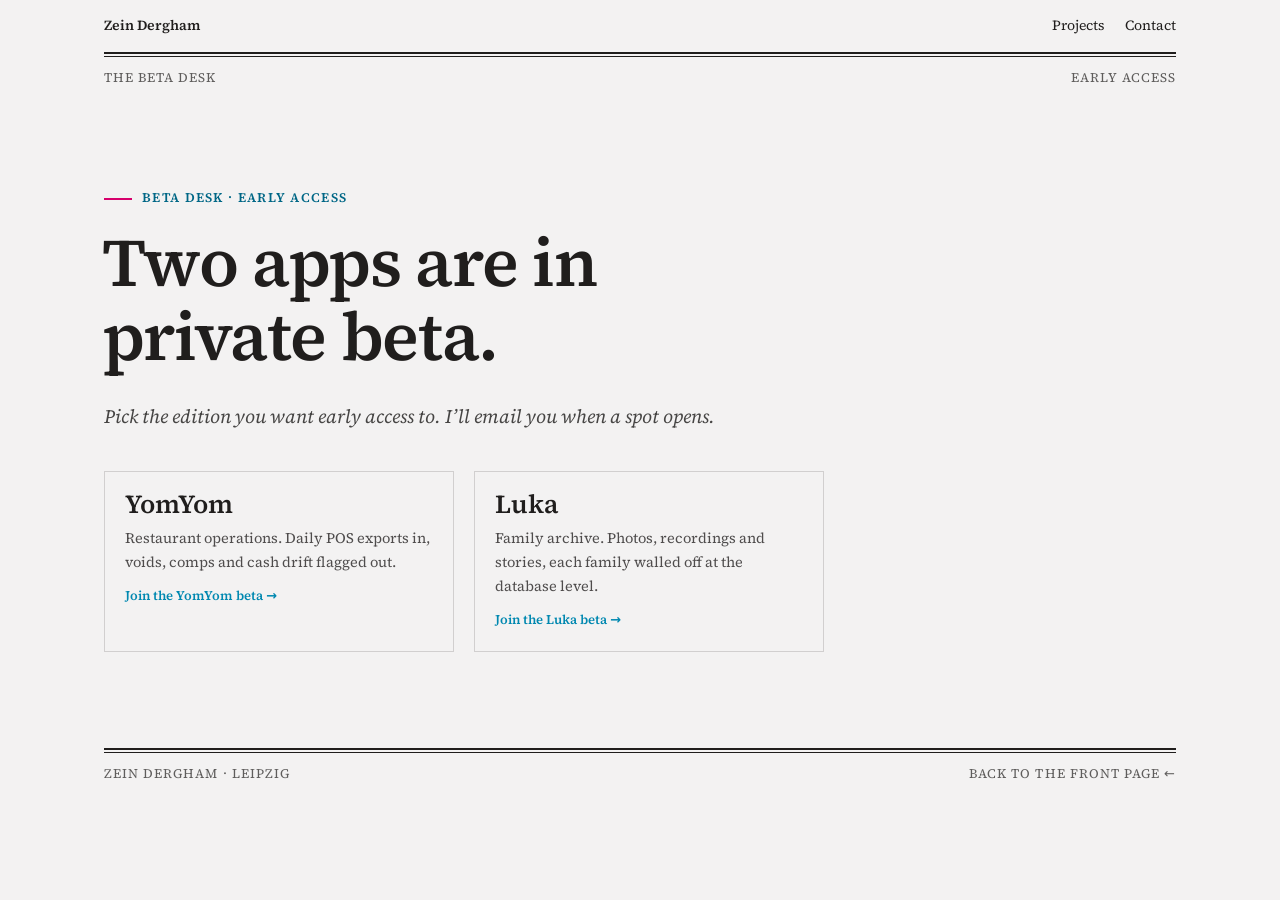
<file: beta.html>
<!DOCTYPE html>
<html lang="en">
<head>
<meta charset="utf-8">
<meta name="viewport" content="width=device-width, initial-scale=1">
<title>Beta desk · Zein Dergham</title>
<meta name="description" content="Join the private beta for YomYom or Luka.">
<style>
@font-face { font-family: 'Source Serif 4'; font-style: normal; font-weight: 400; font-display: swap;
  src: url("fonts/0b5897ff-2abc-4a5d-9720-67e680fde48f.woff2") format('woff2');
  unicode-range: U+0000-00FF, U+0131, U+0152-0153, U+02BB-02BC, U+02C6, U+02DA, U+02DC, U+0304, U+0308, U+0329, U+2000-206F, U+20AC, U+2122, U+2191, U+2193, U+2212, U+2215, U+FEFF, U+FFFD; }
@font-face { font-family: 'Source Serif 4'; font-style: normal; font-weight: 600; font-display: swap;
  src: url("fonts/0b5897ff-2abc-4a5d-9720-67e680fde48f.woff2") format('woff2');
  unicode-range: U+0000-00FF, U+0131, U+0152-0153, U+02BB-02BC, U+02C6, U+02DA, U+02DC, U+0304, U+0308, U+0329, U+2000-206F, U+20AC, U+2122, U+2191, U+2193, U+2212, U+2215, U+FEFF, U+FFFD; }
@font-face { font-family: 'Source Serif 4'; font-style: italic; font-weight: 400; font-display: swap;
  src: url("fonts/12128ab7-eefa-43cc-82fe-eb0aa40f8825.woff2") format('woff2');
  unicode-range: U+0000-00FF, U+0131, U+0152-0153, U+02BB-02BC, U+02C6, U+02DA, U+02DC, U+0304, U+0308, U+0329, U+2000-206F, U+20AC, U+2122, U+2191, U+2193, U+2212, U+2215, U+FEFF, U+FFFD; }

:root {
  --color-bg: #f3f2f2;
  --color-surface: #eae9e9;
  --color-text: #201e1d;
  --color-accent: #0088b0;
  --color-accent-2: #d6006c;
  --color-accent-600: #1186ac;
  --color-accent-700: #006786;
  --color-accent-2-700: #aa0b56;
  --color-process-yellow: #edbb00;
  --color-divider: color-mix(in srgb, #201e1d 16%, transparent);
  --font-heading: "Source Serif 4", system-ui, sans-serif;
  --font-body: "Source Serif 4", system-ui, sans-serif;
  --space-2: 10px; --space-3: 15px; --space-4: 20px;
  --radius-md: 2px;
  --gutter: clamp(20px, 5vw, 72px);
}
*, *::before, *::after { box-sizing: border-box; }
body { margin: 0; background: var(--color-bg); color: var(--color-text); font-family: var(--font-body); font-size: 15px; line-height: 1.55; }
a { color: var(--color-accent); text-underline-offset: 3px; }
:focus { outline: none; }
:focus-visible { outline: 2px solid var(--color-accent); outline-offset: 2px; }
::selection { background: color-mix(in srgb, var(--color-accent) 30%, transparent); }
[hidden] { display: none !important; }

.nav { display: flex; align-items: center; gap: var(--space-4); padding: var(--space-3) max(var(--gutter), calc((100% - 1200px) / 2 + var(--gutter))); }
.nav-brand { font-family: var(--font-heading); font-weight: 600; font-size: 18px; margin-right: auto; color: inherit; text-decoration: none; }
.nav a { color: inherit; text-decoration: none; font-size: 14px; }
.nav a:hover { color: var(--color-accent); }

.btn { display: inline-flex; align-items: center; justify-content: center; gap: 6px; cursor: pointer; text-decoration: none;
  font-family: var(--font-heading); font-weight: 600; font-size: 14px; line-height: 1.2; color: var(--color-text);
  background: transparent; border: 1px solid transparent; padding: var(--space-2) 18px; border-radius: var(--radius-md); }
.btn:disabled { opacity: 0.45; cursor: not-allowed; }
.btn-primary { background: var(--color-accent); color: var(--color-bg); }
.btn-primary:hover { background: var(--color-accent-600); }
.btn-primary:active { background: var(--color-accent-700); }
.btn-ghost { color: var(--color-accent); padding-inline: 5px; }
.btn-ghost:hover { background: color-mix(in srgb, var(--color-accent) 10%, transparent); }

.input { width: 100%; min-height: 36px; padding: 6px 10px; font: inherit; font-size: 14px; color: var(--color-text);
  caret-color: var(--color-accent); background: var(--color-surface); border: 1px solid var(--color-divider); border-radius: var(--radius-md); }
.input::placeholder { color: color-mix(in srgb, var(--color-text) 65%, transparent); opacity: 1; }
.input:hover { border-color: color-mix(in srgb, var(--color-text) 45%, transparent); }
.input:focus-visible { border-color: var(--color-accent); outline-offset: 0; }

.page { max-width: 1200px; margin: 0 auto; padding: 0 var(--gutter); }
.rule { height: 5px; border: 0; margin: 0; border-top: 2px solid var(--color-text); border-bottom: 1px solid var(--color-text); }
.dateline { display: flex; justify-content: space-between; flex-wrap: wrap; gap: 8px 28px; margin: 0; padding: 14px 0;
  font-size: 13px; line-height: 14px; letter-spacing: 0.08em; text-transform: uppercase; color: rgba(32, 30, 29, 0.7); }
.story { max-width: 720px; padding: clamp(48px, 7vw, 96px) 0 96px; }
.kicker { margin: 0 0 18px; font-size: 13px; letter-spacing: 0.1em; text-transform: uppercase; color: var(--color-accent-700); font-weight: 600; }
.kicker::before { content: ""; display: inline-block; width: 28px; height: 2px; margin-right: 10px; vertical-align: middle; background: var(--color-accent-2); }
h1 { font-family: var(--font-heading); font-weight: 600; font-size: clamp(38px, 5.4vw, 68px); line-height: 1.08; letter-spacing: -0.02em; margin: 0 0 0 -0.035em; }
.dek { font-size: 19px; line-height: 30px; font-style: italic; margin: 28px 0 0; color: rgba(32, 30, 29, 0.82); }
.desk { margin-top: 48px; padding-top: 22px; border-top: 1px solid var(--color-text); }
.desk-label { display: block; margin: 0 0 10px; font-size: 12px; letter-spacing: 0.08em; text-transform: uppercase; color: rgba(32, 30, 29, 0.7); }
.row { display: flex; gap: var(--space-2); }
.row .input { flex: 1; }
.note { margin: 14px 0 0; font-size: 13.5px; line-height: 22px; color: rgba(32, 30, 29, 0.7); }
.note.err { color: var(--color-accent-2-700); }
.stamp { margin: 0; font-size: 17px; line-height: 28px; }
.stamp strong { font-weight: 600; }
.stamp-mark { display: inline-block; margin-bottom: 12px; padding: 3px 10px; font-size: 11px; letter-spacing: 0.12em; text-transform: uppercase;
  color: var(--color-accent-700); border: 1.5px solid var(--color-accent-700); transform: rotate(-2deg); }
.editions { display: grid; grid-template-columns: repeat(auto-fit, minmax(240px, 1fr)); gap: 20px; margin-top: 40px; }
.edition { display: block; padding: 18px 20px 20px; border: 1px solid var(--color-divider); color: inherit; text-decoration: none; transition: border-color .2s, background .2s; }
.edition:hover { border-color: var(--color-text); background: color-mix(in srgb, var(--color-text) 2.5%, transparent); }
.edition h2 { font-family: var(--font-heading); font-weight: 600; font-size: 26px; line-height: 28px; margin: 0 0 8px; }
.edition p { margin: 0; font-size: 14.5px; line-height: 24px; color: rgba(32, 30, 29, 0.78); }
.edition .go { display: inline-block; margin-top: 12px; font-size: 13px; font-weight: 600; color: var(--color-accent); }
.arrow { display: inline-block; transition: transform .25s cubic-bezier(.2,.6,.2,1); }
a:hover .arrow { transform: translateX(5px); }
footer { padding: 0 0 48px; }
@media (max-width: 520px) { .row { flex-direction: column; } .nav a:not(.nav-brand) { display: none; } }
@media (prefers-reduced-motion: reduce) { .arrow { transition: none; } }
</style>
</head>
<body>
<nav class="nav">
  <a class="nav-brand" href="index.html">Zein Dergham</a>
  <a href="index.html#projects">Projects</a>
  <a href="index.html#contact">Contact</a>
</nav>

<main class="page">
  <hr class="rule">
  <p class="dateline"><span>The Beta Desk</span><span id="edition-label">Early access</span></p>

  <article class="story">
    <p class="kicker" id="kicker">Beta desk · Early access</p>
    <h1 id="title">Two apps are in private beta.</h1>
    <p class="dek" id="dek">Pick the edition you want early access to. I’ll email you when a spot opens.</p>

    <!-- Selector: shown when no (or an unknown) ?app= is passed -->
    <div class="editions" id="selector">
      <a class="edition" href="?app=yomyom">
        <h2>YomYom</h2>
        <p>Restaurant operations. Daily POS exports in, voids, comps and cash drift flagged out.</p>
        <span class="go">Join the YomYom beta <span class="arrow">&rarr;</span></span>
      </a>
      <a class="edition" href="?app=luka">
        <h2>Luka</h2>
        <p>Family archive. Photos, recordings and stories, each family walled off at the database level.</p>
        <span class="go">Join the Luka beta <span class="arrow">&rarr;</span></span>
      </a>
    </div>

    <section class="desk" id="desk" hidden>
      <form id="form" novalidate>
        <label class="desk-label" for="email">File your address with the desk</label>
        <div class="row">
          <input class="input" id="email" name="email" type="email" required placeholder="name@domain.com" autocomplete="email">
          <input name="company" tabindex="-1" style="position:absolute;left:-9999px" autocomplete="off" aria-hidden="true">
          <button class="btn btn-primary" type="submit">Join the beta</button>
        </div>
        <p class="note" id="note" role="status" aria-live="polite">One email when early access opens. No newsletter.</p>
      </form>

      <div id="confirmed" hidden>
        <span class="stamp-mark">Filed</span>
        <p class="stamp" id="confirmed-text" role="status" aria-live="polite"></p>
        <p class="note"><button class="btn btn-ghost" type="button" id="reset">Use a different email</button></p>
      </div>

      <p class="note"><a href="beta.html">See the other edition <span class="arrow">&rarr;</span></a></p>
    </section>
  </article>

  <footer>
    <hr class="rule">
    <p class="dateline"><span>Zein Dergham · Leipzig</span><a href="index.html" style="color: inherit; text-decoration: none">Back to the front page <span class="arrow">&larr;</span></a></p>
  </footer>
</main>

<script>
// Paste the Google Apps Script web-app URL (Deploy > Web app > /exec) here.
// Left empty, the form falls back to opening a pre-filled email.
var SCRIPT_URL = '';
var FALLBACK_EMAIL = 'z.dergham@lancaster.ac.uk';

(function () {
  var APPS = {
    yomyom: {
      name: 'YomYom',
      kicker: 'Beta desk · Restaurant operations',
      title: 'YomYom is in private beta.',
      dek: 'A dashboard for multi-branch restaurants that reads your daily POS exports and flags the voids, comps and cash drift that don’t match the receipts.'
    },
    luka: {
      name: 'Luka',
      kicker: 'Beta desk · Family archive',
      title: 'Luka is in private beta.',
      dek: 'An iOS and Android archive for your family\u2019s photos, recordings and stories, with each family\u2019s data walled off at the database level.'
    }
  };

  var key = (new URLSearchParams(location.search).get('app') || '').toLowerCase();
  var app = APPS[key];
  if (!app) return; // no/unknown app: the selector stays up

  var $ = function (id) { return document.getElementById(id); };
  var form = $('form'), email = $('email'), note = $('note'), btn = form.querySelector('button');
  var storeKey = 'beta:' + key;
  var idleNote = note.textContent;

  document.title = app.name + ' beta · Zein Dergham';
  $('kicker').textContent = app.kicker;
  $('title').textContent = app.title;
  $('dek').textContent = app.dek;
  $('edition-label').textContent = app.name + ' edition';
  $('selector').hidden = true;
  $('desk').hidden = false;

  function store(op, v) { try { return op === 'get' ? localStorage.getItem(storeKey) : op === 'set' ? localStorage.setItem(storeKey, v) : localStorage.removeItem(storeKey); } catch (e) { return null; } }

  // idle | submitting | confirmed | error
  function setState(state, detail) {
    form.dataset.state = state;
    form.hidden = state === 'confirmed';
    $('confirmed').hidden = state !== 'confirmed';
    btn.disabled = email.disabled = state === 'submitting';
    btn.textContent = state === 'submitting' ? 'Filing...' : 'Join the beta';
    note.className = state === 'error' ? 'note err' : 'note';
    note.textContent = state === 'error' ? detail : idleNote;
    if (state === 'confirmed') {
      $('confirmed-text').textContent = 'You\u2019re on the list. Confirmation sent to ' + detail + '. We\u2019ll let you know as soon as early access opens.';
    }
  }

  form.addEventListener('submit', function (ev) {
    ev.preventDefault();
    var addr = email.value.trim();
    if (!email.checkValidity() || !addr) { setState('error', 'That address doesn\u2019t look right. Try name@domain.com.'); email.focus(); return; }

    if (!SCRIPT_URL) {
      location.href = 'mailto:' + FALLBACK_EMAIL + '?subject=' + encodeURIComponent(app.name + ' beta') +
        '&body=' + encodeURIComponent('Please add ' + addr + ' to the ' + app.name + ' beta.');
      setState('error', 'The sign-up desk is offline, so your mail app should open with a pre-filled note instead.');
      return;
    }

    setState('submitting');
    // form-urlencoded keeps this a CORS "simple request" (no preflight Apps Script can't answer)
    fetch(SCRIPT_URL, {
      method: 'POST',
      body: new URLSearchParams({ email: addr, app: key, company: form.company.value })
    })
      .then(function (r) { return r.json(); })
      .then(function (res) {
        if (!res || !res.ok) throw new Error(res && res.error || 'rejected');
        store('set', addr);
        setState('confirmed', addr);
      })
      .catch(function () {
        setState('error', 'The desk didn\u2019t take that one. Try again, or write to ' + FALLBACK_EMAIL + '.');
      });
  });

  $('reset').addEventListener('click', function () {
    store('del');
    email.value = '';
    setState('idle');
    email.focus();
  });

  var saved = store('get');
  saved ? setState('confirmed', saved) : setState('idle');
})();
</script>
</body>
</html>
</file>
<file: css/site.css>
/* zeindergham.me · site styles
   Paper, ink and three process colours, set in Source Serif 4. */

@font-face { font-family: 'Source Serif 4'; font-style: normal; font-weight: 200 900; font-display: swap;
  src: url("../fonts/0b5897ff-2abc-4a5d-9720-67e680fde48f.woff2") format('woff2');
  unicode-range: U+0000-00FF, U+0131, U+0152-0153, U+02BB-02BC, U+02C6, U+02DA, U+02DC, U+0304, U+0308, U+0329, U+2000-206F, U+20AC, U+2122, U+2191, U+2193, U+2212, U+2215, U+FEFF, U+FFFD; }
@font-face { font-family: 'Source Serif 4'; font-style: normal; font-weight: 200 900; font-display: swap;
  src: url("../fonts/92349533-b8af-440e-b508-64608e314881.woff2") format('woff2');
  unicode-range: U+0100-02BA, U+02BD-02C5, U+02C7-02CC, U+02CE-02D7, U+02DD-02FF, U+0304, U+0308, U+0329, U+1D00-1DBF, U+1E00-1E9F, U+1EF2-1EFF, U+2020, U+20A0-20AB, U+20AD-20C0, U+2113, U+2C60-2C7F, U+A720-A7FF; }
@font-face { font-family: 'Source Serif 4'; font-style: italic; font-weight: 400; font-display: swap;
  src: url("../fonts/12128ab7-eefa-43cc-82fe-eb0aa40f8825.woff2") format('woff2');
  unicode-range: U+0000-00FF, U+0131, U+0152-0153, U+02BB-02BC, U+02C6, U+02DA, U+02DC, U+0304, U+0308, U+0329, U+2000-206F, U+20AC, U+2122, U+2191, U+2193, U+2212, U+2215, U+FEFF, U+FFFD; }

:root {
  --paper: #f3f2f2;
  --paper-2: #eae9e9;
  --card: #fbfafa;
  --ink: #201e1d;
  --ink-2: #605d5d;
  --ink-3: #8c8882;
  --rule: color-mix(in srgb, #201e1d 16%, transparent);
  --cyan: #0088b0;
  --cyan-soft: #e9f8ff;
  --magenta: #d6006c;
  --magenta-soft: #fff1f4;
  --yellow: #edbb00;
  --yellow-soft: #fdf6dc;
  --serif: "Source Serif 4", Georgia, "Times New Roman", serif;
  --mono: ui-monospace, "SF Mono", Menlo, Consolas, monospace;
  --gutter: clamp(16px, 5vw, 72px);
  --max: 1200px;
  --shadow: 0 12px 32px color-mix(in srgb, #2d2b2b 14%, transparent);
}

*, *::before, *::after { box-sizing: border-box; }
html { scroll-behavior: smooth; -webkit-text-size-adjust: 100%; }
body { margin: 0; background: var(--paper); color: var(--ink); font-family: var(--serif);
  font-size: 17px; line-height: 1.6; font-optical-sizing: auto; overflow-x: hidden; }
img, video, svg { max-width: 100%; display: block; }
a { color: inherit; }
p { margin: 0 0 1em; }
h1, h2, h3, h4 { font-weight: 600; line-height: 1.12; margin: 0; letter-spacing: -0.01em; text-wrap: balance; overflow-wrap: break-word; -webkit-hyphens: auto; hyphens: auto; }
::selection { background: var(--yellow); color: var(--ink); }

/* ---------- Language switching ---------- */
html[lang="de"] [data-l="en"], html:not([lang="de"]) [data-l="de"] { display: none !important; }

/* ---------- Layout ---------- */
.wrap { max-width: var(--max); margin: 0 auto; padding-inline: var(--gutter); }
section { padding-block: clamp(64px, 9vw, 120px); }
.rule { border: 0; border-top: 1px solid var(--rule); margin: 0; }
.kicker { font-family: var(--mono); font-size: 12px; letter-spacing: .14em; text-transform: uppercase; color: var(--ink-2); line-height: 1.8; }
.kicker .dot { width: 8px; height: 8px; border-radius: 50%; background: var(--cyan); display: inline-block; margin-right: 10px; vertical-align: 1px; }
.kicker .chip { margin-right: 10px; vertical-align: 1px; }
.section-head { display: grid; grid-template-columns: minmax(0, 1fr); gap: 18px; margin-bottom: clamp(36px, 5vw, 60px); max-width: 820px; }
.section-head h2 { font-size: clamp(32px, 4.6vw, 54px); }
.section-head p { font-size: clamp(17px, 1.6vw, 20px); color: var(--ink-2); margin: 0; }
.fig { font-family: var(--mono); font-size: 11px; letter-spacing: .1em; text-transform: uppercase; color: var(--ink-3); display: flex; justify-content: space-between; gap: 12px; padding-top: 8px; }

/* ---------- Nav ---------- */
.nav { position: sticky; top: 0; z-index: 50; background: color-mix(in srgb, var(--paper) 88%, transparent);
  backdrop-filter: saturate(1.4) blur(10px); -webkit-backdrop-filter: saturate(1.4) blur(10px); border-bottom: 1px solid var(--rule); }
.nav .wrap { display: flex; align-items: center; gap: 22px; height: 60px; }
.brand { font-weight: 650; font-size: 19px; text-decoration: none; margin-right: auto; display: flex; align-items: center; gap: 10px; white-space: nowrap; }
.brand .reg { display: inline-flex; gap: 3px; }
.brand .reg i { width: 7px; height: 7px; border-radius: 50%; display: block; }
.nav-links { display: flex; gap: 22px; font-size: 15px; }
.nav-links a { text-decoration: none; color: var(--ink-2); }
.nav-links a:hover { color: var(--ink); }
.lang { display: inline-flex; border: 1px solid var(--ink); border-radius: 999px; overflow: hidden; font-family: var(--mono); font-size: 12px; flex-shrink: 0; }
.lang button { border: 0; background: transparent; padding: 6px 11px; cursor: pointer; font: inherit; color: var(--ink); letter-spacing: .08em; }
html:not([lang="de"]) .lang [data-set="en"], html[lang="de"] .lang [data-set="de"] { background: var(--ink); color: var(--paper); }
@media (max-width: 860px) { .nav-links { display: none; } }

/* ---------- Buttons ---------- */
.btn { display: inline-flex; align-items: center; gap: 10px; padding: 13px 20px; border-radius: 2px; font-size: 16px; font-weight: 600;
  text-decoration: none; border: 1.5px solid var(--ink); transition: transform .2s, background .2s, color .2s; }
.btn:hover { transform: translateY(-2px); }
.btn-ink { background: var(--ink); color: var(--paper); }
.btn-ink:hover { background: var(--cyan); border-color: var(--cyan); }
.btn-line { background: transparent; color: var(--ink); }
.btn-line:hover { background: var(--ink); color: var(--paper); }
.arrow { transition: transform .2s; display: inline-block; }
a:hover .arrow { transform: translateX(4px); }

/* ---------- Hero ---------- */
.hero { padding-block: clamp(48px, 7vw, 96px) clamp(40px, 6vw, 72px); position: relative; }
.hero-grid { display: grid; grid-template-columns: minmax(0, 0.92fr) minmax(0, 1.08fr); gap: clamp(32px, 5vw, 72px); align-items: center; }
.hero h1 { font-size: clamp(38px, 4.9vw, 66px); letter-spacing: -0.025em; margin: 22px 0 24px; }
.hero h1 em { font-style: italic; font-weight: 400; color: var(--cyan); }
.hero .lede { font-size: clamp(18px, 1.7vw, 21px); color: var(--ink-2); max-width: 600px; }
.hero-art { position: relative; }
.hero-art svg { width: 100%; height: auto; overflow: visible; }
@media (max-width: 920px) { .hero-grid { grid-template-columns: minmax(0, 1fr); } }

.doors { display: grid; grid-template-columns: repeat(2, minmax(0, 1fr)); gap: 16px; margin-top: 34px; }
.door { display: block; text-decoration: none; padding: 20px 22px; border: 1.5px solid var(--ink); background: var(--card); position: relative; transition: transform .25s, box-shadow .25s; }
.door:hover { transform: translateY(-3px); box-shadow: var(--shadow); }
.door::before { content: ""; position: absolute; left: -1.5px; right: -1.5px; top: -1.5px; height: 5px; background: var(--c, var(--cyan)); }
.door .who { display: block; line-height: 1.5; font-family: var(--mono); font-size: 11px; letter-spacing: .12em; text-transform: uppercase; color: var(--ink-2); }
.door strong { display: block; font-size: 20px; line-height: 1.25; margin: 8px 0 6px; }
.door span.sub { color: var(--ink-2); font-size: 15px; }
@media (max-width: 560px) { .doors { grid-template-columns: minmax(0, 1fr); } }

/* ---------- Flow diagrams (hero + sectors) ---------- */
.flow text { font-family: var(--mono); fill: var(--ink); }
.flow .node rect { fill: var(--card); stroke: var(--ink); stroke-width: 1.5; }
.flow .node.in rect { stroke-dasharray: 4 3; }
.flow .node.in text { fill: var(--ink-2); }
.flow .node.out rect { stroke: var(--ink); }
.flow .node.out .lit { fill: var(--cyan); opacity: 0; transition: opacity .4s; }
.flow .node.out.on .lit { opacity: 1; }
.flow .wire { fill: none; stroke: var(--rule); stroke-width: 1.5; }
.flow .wire.live { stroke: color-mix(in srgb, var(--cyan) 45%, transparent); stroke-dasharray: 3 5; animation: wire 1.4s linear infinite; }
.flow .core-ring { fill: none; stroke: var(--ink); stroke-width: 1.2; stroke-dasharray: 2 6; transform-box: fill-box; transform-origin: center; animation: spin 18s linear infinite; }
.flow .core-ring.r2 { stroke: var(--magenta); stroke-dasharray: 30 14; animation-duration: 9s; animation-direction: reverse; }
.flow .core { fill: var(--ink); transform-box: fill-box; transform-origin: center; transition: transform .25s; }
.flow .core.pulse { animation: pulse .5s ease-out; }
.flow .core-label { fill: var(--paper); font-size: 12px; letter-spacing: .08em; text-anchor: middle; }
.flow .col-label { font-size: 11px; letter-spacing: .16em; fill: var(--ink-3); }
@keyframes wire { to { stroke-dashoffset: -16; } }
@keyframes spin { to { transform: rotate(360deg); } }
@keyframes pulse { 0% { transform: scale(1); } 40% { transform: scale(1.08); } 100% { transform: scale(1); } }

/* ---------- Numbers band ---------- */
.band { background: var(--ink); color: var(--paper); padding-block: 40px; }
.band .wrap { display: grid; grid-template-columns: repeat(5, minmax(0, 1fr)); gap: 28px; }
.stat b { display: block; font-size: clamp(30px, 3.6vw, 46px); font-weight: 600; line-height: 1; letter-spacing: -0.02em; }
.stat b .u { font-size: .5em; font-weight: 400; margin-left: 2px; }
.stat > span { display: block; font-size: 14px; color: #c9c5c2; margin-top: 10px; line-height: 1.4; }
.stat:nth-child(5n+1) b { color: var(--yellow); }
@media (max-width: 900px) { .band .wrap { grid-template-columns: repeat(2, minmax(0, 1fr)); } }

/* ---------- Case study ---------- */
.case { display: grid; grid-template-columns: minmax(0, 1fr) minmax(0, 1fr); gap: clamp(28px, 4vw, 64px); align-items: start; }
.ba { display: grid; grid-template-columns: minmax(0, 1fr) minmax(0, 1fr); border: 1.5px solid var(--ink); background: var(--card); }
.ba > div { padding: 20px 22px; }
.ba > div + div { border-left: 1.5px solid var(--ink); background: var(--cyan-soft); }
.ba h4 { font-family: var(--mono); font-size: 12px; letter-spacing: .14em; text-transform: uppercase; margin-bottom: 12px; font-weight: 500; }
.ba ul { margin: 0; padding-left: 18px; font-size: 15.5px; }
.ba li + li { margin-top: 6px; }
.ba .before li { color: var(--ink-2); text-decoration: line-through; text-decoration-color: color-mix(in srgb, var(--magenta) 60%, transparent); }
.steps { list-style: none; padding: 0; margin: 28px 0 0; counter-reset: s; }
.steps li { counter-increment: s; display: grid; grid-template-columns: 44px minmax(0, 1fr); gap: 4px 14px; padding: 16px 0; border-top: 1px solid var(--rule); }
.steps li::before { content: counter(s, decimal-leading-zero); font-family: var(--mono); font-size: 13px; color: var(--cyan); padding-top: 4px; }
.steps strong { display: block; font-size: 18px; }
.steps p { margin: 4px 0 0; color: var(--ink-2); font-size: 15.5px; grid-column: 2; }
.media-stack { display: grid; gap: 18px; }
.media-pair { display: grid; grid-template-columns: minmax(0, 1fr) minmax(0, 1fr); gap: 18px; }
.plate { background: var(--card); border: 1px solid var(--rule); padding: 8px; }
.plate video, .plate img { width: 100%; height: auto; background: var(--paper-2); aspect-ratio: var(--ar, 16/10); object-fit: cover; }
@media (max-width: 920px) { .case { grid-template-columns: minmax(0, 1fr); } }
@media (max-width: 560px) { .ba, .media-pair { grid-template-columns: minmax(0, 1fr); } .ba > div + div { border-left: 0; border-top: 1.5px solid var(--ink); } }

/* ---------- Status chips ---------- */
.chip { display: inline-flex; align-items: center; gap: 7px; font-family: var(--mono); font-size: 11px; letter-spacing: .1em; text-transform: uppercase;
  padding: 5px 10px; border-radius: 999px; border: 1px solid currentColor; white-space: nowrap; }
.chip::before { content: ""; width: 7px; height: 7px; border-radius: 50%; background: currentColor; }
.chip.delivered { color: var(--cyan); background: var(--cyan-soft); }
.chip.product { color: var(--magenta); background: var(--magenta-soft); }
.chip.blueprint { color: #8a6c00; background: var(--yellow-soft); }
.legend { display: flex; flex-wrap: wrap; gap: 10px 22px; align-items: center; font-size: 14.5px; color: var(--ink-2); margin-top: 6px; }
.legend > span { display: inline-flex; gap: 8px; align-items: center; }

/* ---------- Sectors ---------- */
.sectors { display: grid; grid-template-columns: 280px minmax(0, 1fr); gap: clamp(24px, 4vw, 56px); align-items: start; }
.tabs { display: flex; flex-direction: column; border-top: 1.5px solid var(--ink); position: sticky; top: 84px; }
.tab { all: unset; cursor: pointer; padding: 15px 4px 15px 0; border-bottom: 1px solid var(--rule); display: grid; grid-template-columns: 30px minmax(0, 1fr) 14px; gap: 10px; align-items: center; font-size: 18px; transition: color .2s, padding .2s; }
.tab .n { font-family: var(--mono); font-size: 12px; color: var(--ink-3); }
.tab .st { width: 10px; height: 10px; border-radius: 50%; }
.tab[aria-selected="true"] { font-weight: 600; padding-left: 8px; }
.tab[aria-selected="true"] .n { color: var(--cyan); }
.tab:focus-visible { outline: 2px solid var(--cyan); outline-offset: 2px; }
.panel { background: var(--card); border: 1.5px solid var(--ink); padding: clamp(22px, 3vw, 36px); animation: panelIn .45s ease-out; }
.panel[hidden] { display: none; }
@keyframes panelIn { from { opacity: 0; transform: translateY(10px); } to { opacity: 1; transform: none; } }
.panel-top { display: flex; justify-content: space-between; align-items: flex-start; gap: 16px; flex-wrap: wrap; margin-bottom: 14px; }
.panel h3 { font-size: clamp(26px, 3vw, 36px); }
.panel .vision { font-size: clamp(18px, 1.7vw, 21px); font-style: italic; color: var(--ink-2); margin: 10px 0 22px; max-width: 720px; }
.panel .flow { margin: 6px 0 26px; }
.cols { display: grid; grid-template-columns: repeat(3, minmax(0, 1fr)); gap: 24px; }
.cols h4 { font-family: var(--mono); font-size: 11.5px; letter-spacing: .14em; text-transform: uppercase; font-weight: 500; color: var(--ink-2); padding-bottom: 10px; border-bottom: 1px solid var(--rule); margin-bottom: 12px; }
.cols ul { margin: 0; padding-left: 18px; font-size: 15.5px; }
.cols li + li { margin-top: 7px; }
.proof a { text-decoration: none; border-bottom: 1px solid var(--cyan); }
.proof a:hover { color: var(--cyan); }
.note { font-size: 14px; color: var(--ink-3); margin-top: 22px; padding-top: 14px; border-top: 1px dashed var(--rule); }
@media (max-width: 920px) {
  .sectors { grid-template-columns: minmax(0, 1fr); }
  .tabs { position: static; flex-direction: row; overflow-x: auto; border-top: 0; border-bottom: 1.5px solid var(--ink); gap: 4px; scrollbar-width: none; }
  .tab { grid-template-columns: auto auto; padding: 10px 12px; border-bottom: 0; white-space: nowrap; font-size: 16px; }
  .tab .n { display: none; }
  .tab[aria-selected="true"] { padding-left: 12px; background: var(--ink); color: var(--paper); }
  .cols { grid-template-columns: minmax(0, 1fr); }
}

/* ---------- Method ---------- */
.method { display: grid; grid-template-columns: repeat(4, minmax(0, 1fr)); border-top: 1.5px solid var(--ink); }
.phase { padding: 24px 22px 26px 0; position: relative; }
.phase + .phase { padding-left: 22px; border-left: 1px solid var(--rule); }
.phase .num { font-family: var(--mono); font-size: 13px; color: var(--cyan); }
.phase h3 { font-size: 23px; margin: 10px 0 4px; }
.phase .when { font-family: var(--mono); font-size: 12px; color: var(--ink-3); letter-spacing: .06em; margin-bottom: 12px; }
.phase p { font-size: 15.5px; color: var(--ink-2); margin: 0; }
.phase .bar { position: absolute; top: -1.5px; left: 0; height: 4px; background: var(--cyan); width: 0; transition: width 1s ease-out; }
.phase + .phase .bar { left: -1px; }
.in .phase .bar { width: 100%; }
.in .phase:nth-child(2) .bar { transition-delay: .35s; background: var(--magenta); }
.in .phase:nth-child(3) .bar { transition-delay: .7s; background: var(--yellow); }
.in .phase:nth-child(4) .bar { transition-delay: 1.05s; background: var(--ink); }
.principles { display: grid; grid-template-columns: repeat(5, minmax(0, 1fr)); gap: 18px; margin-top: clamp(40px, 5vw, 64px); }
.principle { border: 1px solid var(--rule); background: var(--card); padding: 18px; }
.principle svg { width: 34px; height: 34px; margin-bottom: 12px; }
.principle strong { display: block; font-size: 17px; line-height: 1.25; margin-bottom: 6px; }
.principle span { font-size: 14.5px; color: var(--ink-2); display: block; line-height: 1.5; }
@media (max-width: 980px) { .method { grid-template-columns: repeat(2, minmax(0, 1fr)); } .phase:nth-child(3) { padding-left: 0; border-left: 0; } .principles { grid-template-columns: repeat(2, minmax(0, 1fr)); } }
@media (max-width: 560px) { .method { grid-template-columns: minmax(0, 1fr); } .phase + .phase { padding-left: 0; border-left: 0; border-top: 1px solid var(--rule); } .principles { grid-template-columns: minmax(0, 1fr); } }

/* ---------- Builds ---------- */
.builds { display: grid; grid-template-columns: repeat(2, minmax(0, 1fr)); gap: clamp(20px, 3vw, 36px); }
.build { background: var(--card); border: 1px solid var(--rule); display: flex; flex-direction: column; transition: transform .3s, box-shadow .3s; scroll-margin-top: 90px; }
.build:hover { transform: translateY(-4px); box-shadow: var(--shadow); }
.build .shot { position: relative; overflow: hidden; background: var(--paper-2); aspect-ratio: 16 / 10; border-bottom: 1px solid var(--rule); }
.build .shot video, .build .shot img { width: 100%; height: 100%; object-fit: cover; }
.build .shot img.contain { object-fit: contain; padding: 10px; background: #fff; }
.build .shot .rec { position: absolute; top: 12px; left: 12px; font-family: var(--mono); font-size: 10.5px; letter-spacing: .12em; background: var(--ink); color: var(--paper); padding: 4px 8px; display: flex; gap: 6px; align-items: center; }
.build .shot .rec::before { content: ""; width: 7px; height: 7px; border-radius: 50%; background: var(--magenta); animation: blink 1.2s steps(2) infinite; }
@keyframes blink { 50% { opacity: 0; } }
.build .body { padding: 22px 24px 24px; display: flex; flex-direction: column; flex: 1; }
.build .meta { display: flex; justify-content: space-between; align-items: center; gap: 12px; flex-wrap: wrap; margin-bottom: 10px; }
.build h3 { font-size: 26px; }
.build .for { font-family: var(--mono); font-size: 11.5px; letter-spacing: .1em; text-transform: uppercase; color: var(--cyan); }
.build .biz { font-size: 17px; margin: 10px 0 10px; }
.build .tech { font-size: 15px; color: var(--ink-2); }
.build .stack { font-family: var(--mono); font-size: 12px; color: var(--ink-3); margin-top: auto; padding-top: 14px; border-top: 1px dashed var(--rule); display: flex; justify-content: space-between; gap: 12px; flex-wrap: wrap; }
.build .stack a { color: var(--ink); text-decoration: none; border-bottom: 1px solid var(--cyan); }
.build.wide { grid-column: 1 / -1; display: grid; grid-template-columns: minmax(0, 1.2fr) minmax(0, 1fr); }
.build.wide .shot { aspect-ratio: auto; min-height: 100%; border-bottom: 0; border-right: 1px solid var(--rule); }
@media (max-width: 860px) { .builds { grid-template-columns: minmax(0, 1fr); } .build.wide { grid-template-columns: minmax(0, 1fr); } .build.wide .shot { aspect-ratio: 16/10; border-right: 0; border-bottom: 1px solid var(--rule); } }

/* ---------- Germany ---------- */
.de-sec { background: var(--paper-2); }
.de-grid { display: grid; grid-template-columns: minmax(0, 1.1fr) minmax(0, 1fr); gap: clamp(28px, 4vw, 64px); }
.facts { border-top: 1.5px solid var(--ink); }
.facts > div { display: grid; grid-template-columns: 150px minmax(0, 1fr); gap: 14px; padding: 13px 0; border-bottom: 1px solid var(--rule); font-size: 15.5px; }
.facts dt { font-family: var(--mono); font-size: 11.5px; letter-spacing: .12em; text-transform: uppercase; color: var(--ink-2); padding-top: 3px; }
.facts dd { margin: 0; }
.tags { display: flex; flex-wrap: wrap; gap: 7px; }
.tags span { font-family: var(--mono); font-size: 12px; padding: 4px 9px; border: 1px solid var(--rule); background: var(--card); }
.cv-links { display: flex; gap: 12px; flex-wrap: wrap; margin-top: 26px; }
.labs { display: grid; gap: 14px; margin-top: 22px; }
.lab { display: grid; grid-template-columns: 120px minmax(0, 1fr); gap: 16px; align-items: center; background: var(--card); border: 1px solid var(--rule); padding: 12px; }
.lab img { background: #fff; border: 1px solid var(--rule); }
.lab strong { display: block; font-size: 16px; }
.lab span { font-size: 14.5px; color: var(--ink-2); line-height: 1.45; display: block; }
@media (max-width: 920px) { .de-grid { grid-template-columns: minmax(0, 1fr); } }
@media (max-width: 480px) { .facts > div { grid-template-columns: minmax(0, 1fr); gap: 4px; } .lab { grid-template-columns: 84px minmax(0, 1fr); } }

/* ---------- Contact ---------- */
.contact { background: var(--ink); color: var(--paper); }
.contact .section-head p { color: #c9c5c2; }
.contact .kicker { color: #c9c5c2; }
.channels { display: grid; grid-template-columns: repeat(3, minmax(0, 1fr)); gap: 1px; background: #444141; border: 1px solid #444141; }
.channel { background: var(--ink); padding: 22px; text-decoration: none; transition: background .2s; display: block; }
.channel:hover { background: #2d2b2b; }
.channel small { font-family: var(--mono); font-size: 11px; letter-spacing: .14em; text-transform: uppercase; color: #9b9797; display: block; margin-bottom: 8px; }
.channel strong { font-size: 17px; font-weight: 600; word-break: break-word; }
.channel.primary { background: var(--cyan); }
.channel.primary small { color: #e9f8ff; }
.channel.primary:hover { background: #006786; }
.foot { display: flex; justify-content: space-between; flex-wrap: wrap; gap: 12px; font-size: 13.5px; color: #9b9797; margin-top: 56px; padding-top: 20px; border-top: 1px solid #444141; }
@media (max-width: 900px) { .channels { grid-template-columns: repeat(2, minmax(0, 1fr)); } }
@media (max-width: 480px) { .channels { grid-template-columns: minmax(0, 1fr); } }

/* ---------- Reveal ---------- */
.js [data-reveal] { opacity: 0; transform: translateY(18px); transition: opacity .7s ease-out, transform .7s ease-out; }
.js [data-reveal].in { opacity: 1; transform: none; }


/* ================= Deeper pass: progress, rotator, marquee, gallery ================= */
#progress { position: fixed; top: 0; left: 0; right: 0; height: 3px; z-index: 60; transform-origin: 0 50%; transform: scaleX(0);
  background: linear-gradient(90deg, var(--cyan), var(--magenta) 55%, var(--yellow)); pointer-events: none; }
.rot { display: inline-block; color: var(--magenta); transition: opacity .35s, transform .35s; }
.rot.out { opacity: 0; transform: translateY(-0.25em); }
.marquee { overflow: hidden; border-bottom: 1px solid var(--rule); background: var(--paper-2); padding: 14px 0; }
.marquee-track { display: flex; gap: 0; width: max-content; animation: marquee 60s linear infinite; }
.marquee span { font-family: var(--mono); font-size: 13px; letter-spacing: .08em; color: var(--ink-2); white-space: nowrap; padding: 0 22px; border-right: 1px solid var(--rule); }
.marquee:hover .marquee-track { animation-play-state: paused; }
@keyframes marquee { to { transform: translateX(-50%); } }
.gallery { display: grid; grid-template-columns: 1.3fr 1fr 1fr; gap: 18px; margin-top: clamp(36px, 5vw, 64px); }
.gallery figure { margin: 0; overflow: hidden; background: var(--card); border: 1px solid var(--rule); position: relative; }
.gallery img { width: 100%; height: 300px; object-fit: cover; transition: transform 1.2s cubic-bezier(.2,.7,.2,1); }
.gallery figure:hover img { transform: scale(1.06); }
.gallery figcaption { font-family: var(--mono); font-size: 11px; letter-spacing: .1em; text-transform: uppercase; color: var(--ink-3); padding: 10px 12px; }
@media (max-width: 760px) { .gallery { grid-template-columns: minmax(0, 1fr); } .gallery img { height: 220px; } }

/* ================= Live lab ================= */
.lab-sec { background: var(--paper-2); border-block: 1px solid var(--rule); }
.demo { background: var(--card); border: 1.5px solid var(--ink); padding: clamp(18px, 2.6vw, 30px); margin-bottom: clamp(24px, 3vw, 40px); }
.demo-head { display: flex; justify-content: space-between; align-items: flex-end; gap: 18px; flex-wrap: wrap; margin-bottom: 18px; }
.demo-head h3 { font-size: clamp(22px, 2.4vw, 30px); margin-top: 6px; }
.demo .for { font-family: var(--mono); font-size: 11.5px; letter-spacing: .1em; text-transform: uppercase; color: var(--cyan); }
.demo-ctrl { display: flex; gap: 10px; flex-wrap: wrap; }
.btn-sm { padding: 9px 14px; font-size: 14px; cursor: pointer; font-family: inherit; }
.demo-body { display: grid; grid-template-columns: minmax(0, 1.6fr) minmax(0, 1fr); gap: clamp(18px, 3vw, 36px); align-items: start; }
.demo-body aside { border-left: 1px solid var(--rule); padding-left: clamp(16px, 2vw, 28px); }
.demo .small, .small { font-size: 14px; color: var(--ink-3); line-height: 1.5; }
@media (max-width: 860px) { .demo-body { grid-template-columns: minmax(0, 1fr); } .demo-body aside { border-left: 0; padding-left: 0; border-top: 1px solid var(--rule); padding-top: 16px; } }

#hw-graph { width: 100%; height: auto; background: radial-gradient(circle at 50% 50%, #fff 0, var(--card) 70%); }
.hw-edge { fill: none; stroke: color-mix(in srgb, var(--ink) 22%, transparent); stroke-width: 1.4; transition: stroke .3s, stroke-width .3s; }
.hw-edge.hubedge { stroke: color-mix(in srgb, var(--yellow) 70%, transparent); stroke-dasharray: 4 4; }
.hw-edge.cycle { stroke: var(--magenta); stroke-width: 3.2; stroke-dasharray: none; }
.hw-packet { fill: var(--cyan); }
.hw-node circle { fill: #fff; stroke: var(--ink); stroke-width: 1.6; transition: fill .3s; }
.hw-node.hub circle { fill: var(--yellow-soft); stroke: #8a6c00; stroke-dasharray: 3 3; }
.hw-node.flag circle { fill: var(--magenta); stroke: var(--magenta); animation: pulse .6s ease-out 2; transform-box: fill-box; transform-origin: center; }
.hw-node text { font-family: var(--mono); font-size: 11px; fill: var(--ink-2); }
.hw-stats { display: grid; grid-template-columns: repeat(3, minmax(0, 1fr)); gap: 10px; margin-bottom: 14px; }
.hw-stats b { display: block; font-size: 28px; line-height: 1; font-weight: 600; }
.hw-stats span { font-size: 12.5px; color: var(--ink-2); display: block; margin-top: 6px; line-height: 1.3; }
.hw-log { list-style: none; padding: 0; margin: 0 0 14px; min-height: 120px; font-family: var(--mono); font-size: 12px; }
.hw-log li { padding: 7px 0; border-bottom: 1px dashed var(--rule); animation: panelIn .4s ease-out; overflow-wrap: anywhere; }
.hw-log b { color: var(--magenta); font-weight: 600; display: block; }

.th-ctl { display: flex; align-items: center; gap: 12px; flex-wrap: wrap; font-size: 14.5px; color: var(--ink-2); max-width: 520px; }
.th-ctl input { accent-color: var(--magenta); width: 160px; }
.th-ctl output { font-family: var(--mono); font-weight: 600; color: var(--ink); min-width: 3.5em; }
.yy-table { overflow-x: auto; }
.yy-table table { border-collapse: collapse; width: 100%; font-family: var(--mono); font-size: 13px; min-width: 420px; }
.yy-table th { text-align: left; font-weight: 500; color: var(--ink-2); padding: 8px 6px; border-bottom: 1px solid var(--ink); }
.yy-table tbody th { font-family: var(--serif); font-size: 15px; color: var(--ink); border-bottom: 1px solid var(--rule); }
.yy-table td { padding: 10px 6px; border-bottom: 1px solid var(--rule); text-align: right;
  background: linear-gradient(to top, color-mix(in srgb, var(--cyan) 14%, transparent) calc(var(--h) * 100%), transparent 0); transition: background .3s, color .3s; }
.yy-table td.flag { background: var(--magenta); color: #fff; font-weight: 600; animation: pulse .5s ease-out; }
.yy-explain { margin: 8px 0 14px; padding-left: 18px; font-size: 14.5px; }
.yy-explain li + li { margin-top: 8px; }
.demo aside h4 { font-family: var(--mono); font-size: 11.5px; letter-spacing: .14em; text-transform: uppercase; font-weight: 500; color: var(--ink-2); }
.demo .fig a { color: var(--ink); text-decoration: none; }

/* ================= Build deep dives ================= */
.deep { margin: 4px 0 16px; border-top: 1px solid var(--rule); }
.deep summary { cursor: pointer; list-style: none; padding: 12px 0; font-family: var(--mono); font-size: 12px; letter-spacing: .12em; text-transform: uppercase; color: var(--cyan); display: flex; align-items: center; gap: 10px; }
.deep summary::-webkit-details-marker { display: none; }
.deep summary::before { content: "+"; width: 20px; height: 20px; border: 1px solid currentColor; border-radius: 50%; display: grid; place-items: center; font-size: 14px; transition: transform .3s; }
.deep[open] summary::before { transform: rotate(45deg); }
.deep[open] > *:not(summary) { animation: panelIn .45s ease-out; }
.pipe { list-style: none; padding: 0; margin: 4px 0 14px; display: flex; flex-direction: column; gap: 16px; }
.pipe li { position: relative; border: 1px solid var(--ink); background: #fff; padding: 7px 11px; display: flex; align-items: baseline; justify-content: space-between; gap: 12px; flex-wrap: wrap; }
.pipe li b { font-size: 14.5px; line-height: 1.25; }
.pipe li small { font-family: var(--mono); font-size: 11px; color: var(--ink-3); line-height: 1.35; text-align: right; }
.pipe li:not(:last-child)::after { content: ""; position: absolute; left: 22px; bottom: -17px; width: 2px; height: 16px;
  background: repeating-linear-gradient(180deg, var(--cyan) 0 4px, transparent 4px 7px); background-size: 2px 14px; animation: dashv 0.7s linear infinite; }
.pipe li:nth-child(1) { border-left: 4px solid var(--cyan); }
.pipe li:last-child { background: var(--ink); color: var(--paper); }
.pipe li:last-child small { color: #c9c5c2; }
@keyframes dashv { to { background-position: 0 14px; } }
.deep-pts { padding-left: 18px; font-size: 15px; color: var(--ink-2); margin: 0; }
.deep-pts li + li { margin-top: 6px; }

/* ================= Journey ================= */
.journey { position: relative; padding-left: 40px; max-width: 860px; }
.journey-line { position: absolute; left: 11px; top: 6px; bottom: 6px; width: 2px; background: var(--rule); }
.journey-line i { position: absolute; inset: 0; background: linear-gradient(var(--cyan), var(--magenta), var(--yellow)); transform-origin: 50% 0; transform: scaleY(0); }
.journey ol { list-style: none; margin: 0; padding: 0; }
.stop { position: relative; padding: 0 0 36px; display: grid; grid-template-columns: 120px minmax(0, 1fr); gap: 2px 22px; }
.stop::before { content: ""; position: absolute; left: -35px; top: 6px; width: 14px; height: 14px; border-radius: 50%; background: var(--paper); border: 2px solid var(--ink-3); transition: background .4s, border-color .4s, transform .4s; }
.stop.lit::before { background: var(--cyan); border-color: var(--cyan); transform: scale(1.15); }
.stop .when { font-family: var(--mono); font-size: 13px; color: var(--ink); font-weight: 600; padding-top: 2px; }
.stop .where { font-family: var(--mono); font-size: 11px; letter-spacing: .1em; text-transform: uppercase; color: var(--ink-3); grid-column: 1; grid-row: 2; }
.stop strong { grid-column: 2; grid-row: 1; font-size: 21px; line-height: 1.25; }
.stop p { grid-column: 2; grid-row: 2 / span 2; margin: 4px 0 0; color: var(--ink-2); font-size: 16px; }
.stop { opacity: .45; transition: opacity .5s; }
.stop.lit { opacity: 1; }
@media (max-width: 600px) { .stop { grid-template-columns: minmax(0, 1fr); } .stop .where, .stop strong, .stop p { grid-column: 1; grid-row: auto; } }

/* ================= Roadmap builder ================= */
.rm-sec { background: var(--ink); color: var(--paper); }
.rm-sec .section-head p, .rm-sec .kicker { color: #c9c5c2; }
.rm fieldset { border: 0; padding: 0; margin: 0 0 22px; min-width: 0; }
.rm legend { font-family: var(--mono); font-size: 12px; letter-spacing: .14em; text-transform: uppercase; color: #9b9797; margin-bottom: 10px; padding: 0; }
.pills, .checks { display: flex; flex-wrap: wrap; gap: 8px; }
.pill, .check { cursor: pointer; border: 1px solid #605d5d; padding: 9px 14px; font-size: 15px; transition: background .2s, border-color .2s, color .2s; display: inline-flex; align-items: center; gap: 8px; }
.pill input, .check input { position: absolute; opacity: 0; pointer-events: none; }
.pill:has(input:checked) { background: var(--paper); color: var(--ink); border-color: var(--paper); }
.check:has(input:checked) { border-color: var(--yellow); background: color-mix(in srgb, var(--yellow) 16%, transparent); }
.check::before { content: ""; width: 14px; height: 14px; border: 1.5px solid currentColor; flex-shrink: 0; }
.check:has(input:checked)::before { background: var(--yellow); border-color: var(--yellow); }
.pill:has(input:focus-visible), .check:has(input:focus-visible) { outline: 2px solid var(--cyan); outline-offset: 2px; }
.rm-out { display: grid; grid-template-columns: repeat(4, minmax(0, 1fr)); gap: 1px; background: #444141; border: 1px solid #444141; margin: 8px 0 22px; }
.rm-col { background: #2a2827; padding: 18px; animation: panelIn .5s ease-out both; animation-delay: var(--d); }
.rm-col .num { font-family: var(--mono); font-size: 12px; color: var(--yellow); }
.rm-col h4 { font-size: 20px; margin: 6px 0 2px; }
.rm-col .when { font-family: var(--mono); font-size: 11.5px; color: #9b9797; margin-bottom: 10px; }
.rm-col ul { margin: 0; padding-left: 16px; font-size: 14.5px; color: #e4e1df; }
.rm-col li + li { margin-top: 6px; }
.rm-empty { grid-column: 1 / -1; background: #2a2827; padding: 18px; margin: 0; color: #c9c5c2; }
.rm-foot { display: flex; align-items: center; gap: 18px; flex-wrap: wrap; }
.rm-foot .btn-ink { background: var(--yellow); color: var(--ink); border-color: var(--yellow); }
.rm-foot .btn-ink:hover { background: var(--paper); border-color: var(--paper); }
.rm-foot .small { color: #9b9797; }
@media (max-width: 900px) { .rm-out { grid-template-columns: repeat(2, minmax(0, 1fr)); } }
@media (max-width: 520px) { .rm-out { grid-template-columns: minmax(0, 1fr); } }

/* ================= FAQ ================= */
.faq-grid { display: grid; grid-template-columns: minmax(0, 0.8fr) minmax(0, 1.2fr); gap: clamp(24px, 4vw, 64px); align-items: start; }
.faq { border-top: 1.5px solid var(--ink); }
.qa { border-bottom: 1px solid var(--rule); }
.qa summary { cursor: pointer; list-style: none; padding: 18px 40px 18px 0; font-size: 19px; font-weight: 600; position: relative; }
.qa summary::-webkit-details-marker { display: none; }
.qa summary::after { content: ""; position: absolute; right: 6px; top: 50%; width: 12px; height: 12px; border-right: 2px solid var(--ink); border-bottom: 2px solid var(--ink); transform: translateY(-70%) rotate(45deg); transition: transform .3s; }
.qa[open] summary::after { transform: translateY(-30%) rotate(-135deg); }
.qa p { margin: 0 0 20px; color: var(--ink-2); max-width: 640px; animation: panelIn .4s ease-out; }
@media (max-width: 860px) { .faq-grid { grid-template-columns: minmax(0, 1fr); } }

@media (prefers-reduced-motion: reduce) { .marquee-track { animation: none; } .journey-line i { transform: scaleY(1); } .stop { opacity: 1; } }

@media (prefers-reduced-motion: reduce) {
  html { scroll-behavior: auto; }
  *, *::before, *::after { animation: none !important; transition: none !important; }
  .js [data-reveal] { opacity: 1; transform: none; }
}
</file>
